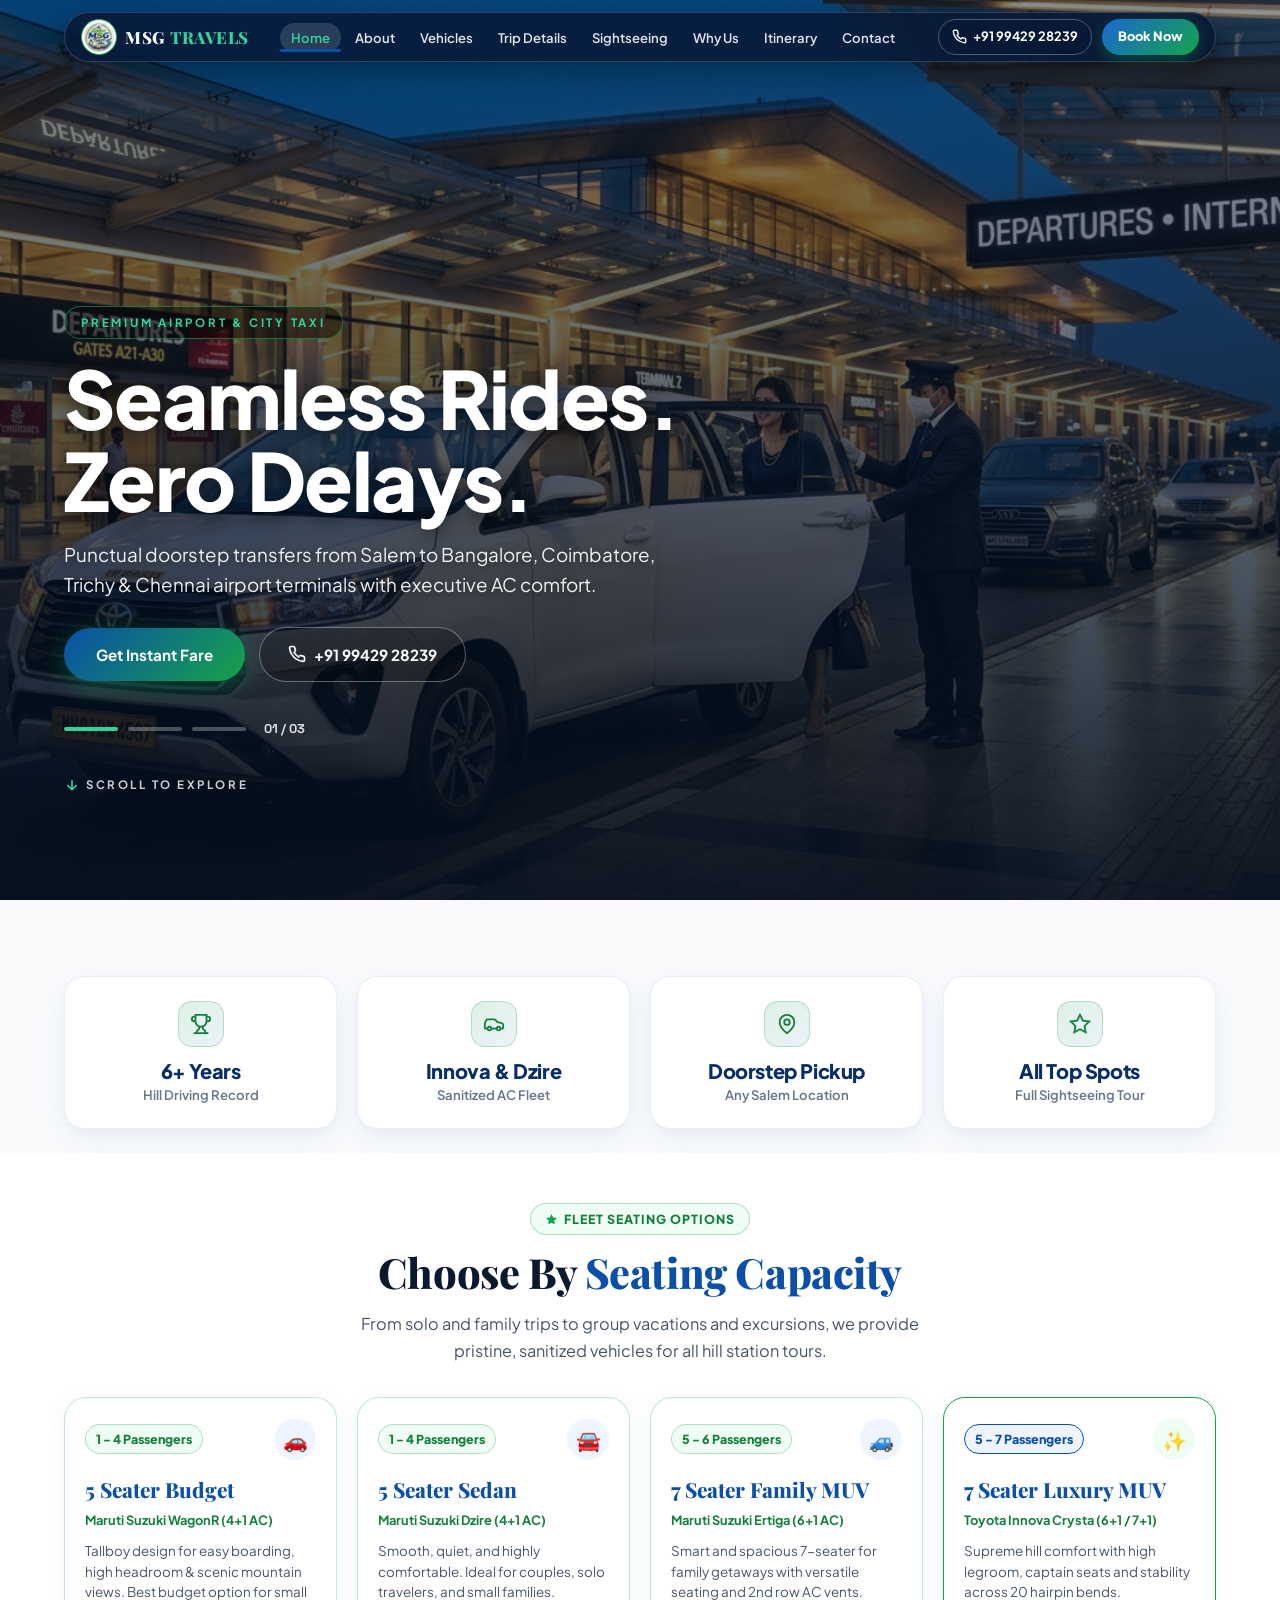
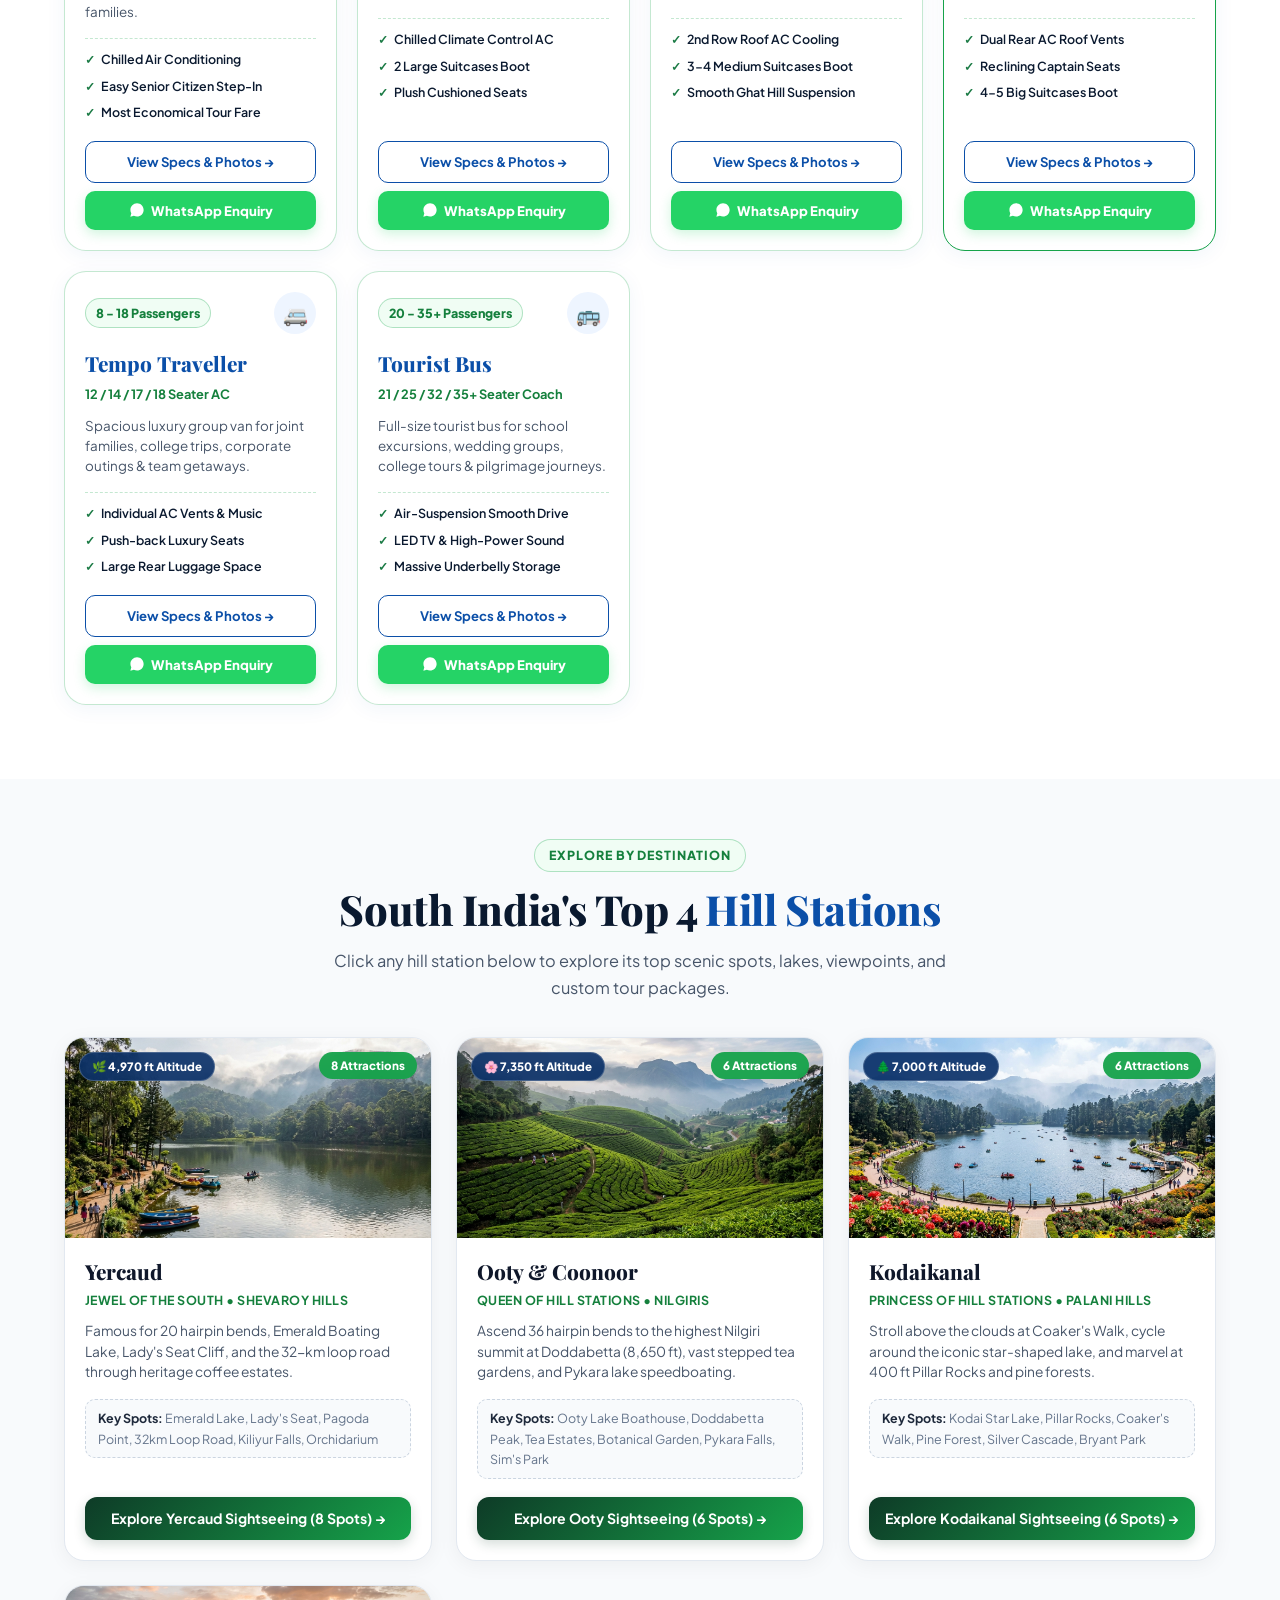
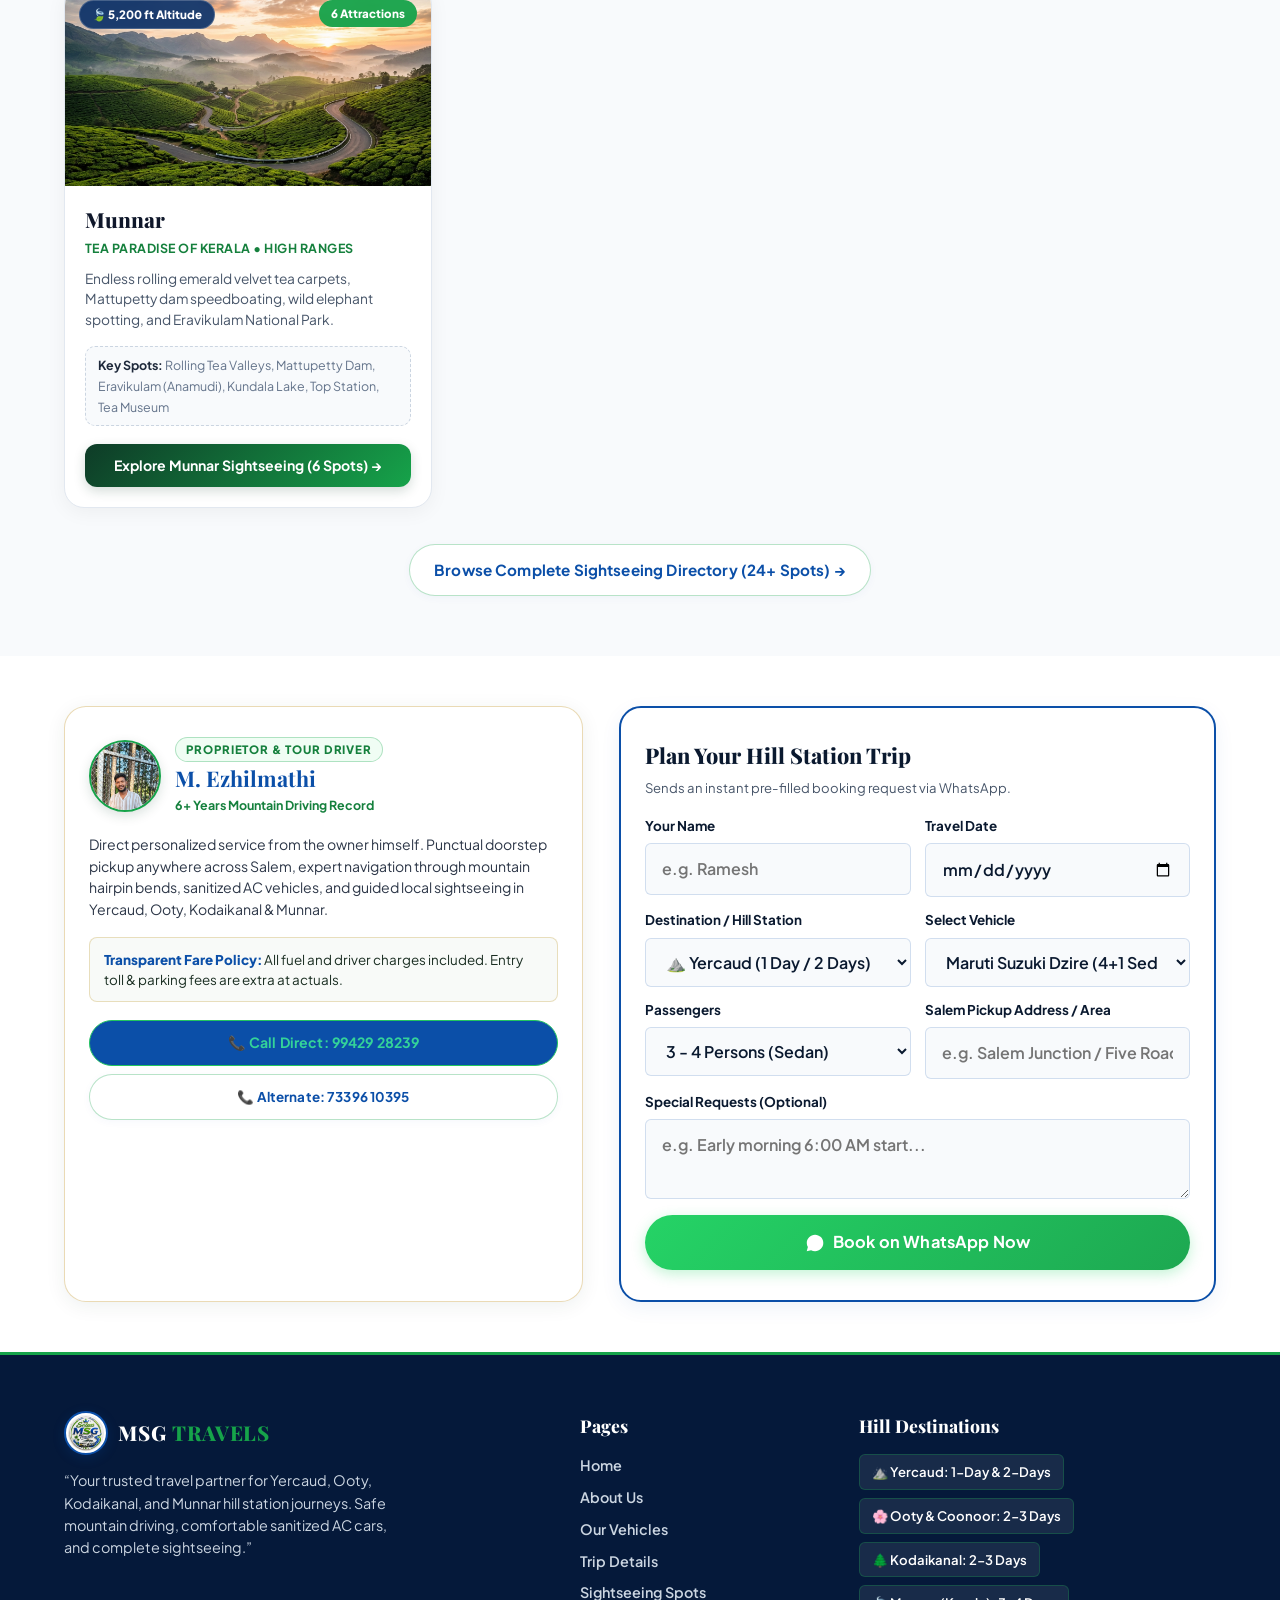
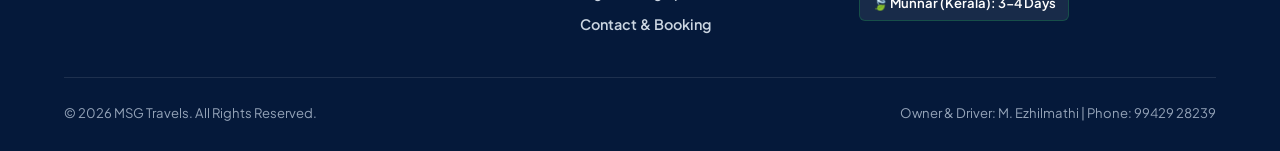
<file: index.html>
<!DOCTYPE html>
<html lang="en">
<head>
  <meta charset="UTF-8">
  <meta name="viewport" content="width=device-width, initial-scale=1.0, maximum-scale=5.0">
  
  <title>Salem MSG Travels | Salem to Yercaud One Day Trip Taxi & Cab Booking</title>
  <meta name="title" content="Salem MSG Travels | Salem to Yercaud One Day Trip Taxi & Cab Booking">
  <meta name="description" content="Book premier Salem to Yercaud one day round trip taxi with MSG Travels. 6+ years experience, Toyota Innova Crysta, Ertiga, WagonR & Maruti Dzire AC, all sightseeing spots. Call 9942928239.">
  <meta name="keywords" content="Salem to Yercaud taxi, Salem to Yercaud cab, MSG Travels Salem, Yercaud one day trip cab, Innova taxi Salem to Yercaud, Dzire cab Salem">
  <meta name="author" content="MSG Travels - M. Ezhilmathi">
  <meta name="robots" content="index, follow">
  <link rel="canonical" href="https://msgtravels.in/">

  <!-- Geo-Targeting -->
  <meta name="geo.region" content="IN-TN">
  <meta name="geo.placename" content="Salem, Tamil Nadu, India">
  <meta name="geo.position" content="11.664325;78.146014">
  <meta name="ICBM" content="11.664325, 78.146014">

  <!-- Open Graph -->
  <meta property="og:type" content="website">
  <meta property="og:url" content="https://msgtravels.in/">
  <meta property="og:title" content="Salem MSG Travels | Salem to Yercaud Taxi Service">
  <meta property="og:description" content="Explore Yercaud with trusted mountain driver M. Ezhilmathi. 6+ Years Experience, AC Sedan & MUV.">
  <meta property="og:image" content="https://msgtravels.in/images/hero_airport.jpg">

  <!-- Google Fonts -->
  <link rel="preconnect" href="https://fonts.googleapis.com">
  <link rel="preconnect" href="https://fonts.gstatic.com" crossorigin>
  <link href="https://fonts.googleapis.com/css2?family=Playfair+Display:ital,wght@0,600;0,700;0,800;0,900;1,600&family=Plus+Jakarta+Sans:wght@400;500;600;700;800;900&family=Space+Grotesk:wght@500;700&display=swap" rel="stylesheet">

  <link rel="stylesheet" href="styles.css">

  <!-- Schema.org JSON-LD Structured Data -->
  <script type="application/ld+json">
  {
    "@context": "https://schema.org",
    "@graph": [
      {
        "@type": "TaxiService",
        "name": "MSG Travels",
        "url": "https://msgtravels.in/",
        "image": "https://msgtravels.in/images/logo.png",
        "telephone": "+919942928239",
        "priceRange": "₹₹",
        "email": "ezhilmathi995@gmail.com",
        "founder": {
          "@type": "Person",
          "name": "M. Ezhilmathi",
          "jobTitle": "Owner & Senior Hill Driver"
        },
        "description": "Premier Salem to Yercaud one-day round trip sightseeing taxi service with Toyota Innova Crysta, Ertiga, WagonR, and Maruti Suzuki Dzire.",
        "areaServed": ["Salem", "Yercaud"],
        "geo": {
          "@type": "GeoCoordinates",
          "latitude": 11.664325,
          "longitude": 78.146014
        },
        "aggregateRating": {
          "@type": "AggregateRating",
          "ratingValue": "4.9",
          "reviewCount": "148"
        }
      }
    ]
  }
  </script>
</head>
<body>
  <a href="#quick-booking" class="skip-link">Skip to Booking</a>

  <!-- =========================================================================
       FLOATING PILL HEADER & NAVIGATION
       ========================================================================= -->
  <header class="site-header-floating" id="siteHeader">
    <div class="container">
      <div class="floating-nav-pill">
        <a href="index.html" class="brand-logo" aria-label="MSG Travels Home">
          <img src="images/logo.png" alt="Salem MSG Travels" class="brand-logo-img">
          <div class="brand-text-wrap">
            <span class="brand-title">MSG <span>TRAVELS</span></span>
          </div>
        </a>

        <!-- Desktop Nav Links -->
        <nav aria-label="Main Navigation">
          <ul class="nav-menu">
            <li><a href="index.html" class="nav-link active">Home</a></li>
            <li><a href="about.html" class="nav-link">About</a></li>
            <li><a href="vehicles.html" class="nav-link">Vehicles</a></li>
            <li><a href="trip.html" class="nav-link">Trip Details</a></li>
            <li><a href="sightseeing.html" class="nav-link">Sightseeing</a></li>
            <li><a href="why-us.html" class="nav-link">Why Us</a></li>
            <li><a href="experience.html" class="nav-link">Itinerary</a></li>
            <li><a href="contact.html" class="nav-link">Contact</a></li>
          </ul>
        </nav>

        <!-- Right Action Group -->
        <div style="display: flex; align-items: center; gap: 10px;">
          <a href="tel:9942928239" class="btn-phone-pill">
            <svg width="15" height="15" viewBox="0 0 24 24" fill="none" stroke="currentColor" stroke-width="2.2"><path d="M22 16.92v3a2 2 0 0 1-2.18 2 19.79 19.79 0 0 1-8.63-3.07 19.5 19.5 0 0 1-6-6 19.79 19.79 0 0 1-3.07-8.67A2 2 0 0 1 4.11 2h3a2 2 0 0 1 2 1.72 12.84 12.84 0 0 0 .7 2.81 2 2 0 0 1-.45 2.11L8.09 9.91a16 16 0 0 0 6 6l1.27-1.27a2 2 0 0 1 2.11-.45 12.84 12.84 0 0 0 2.81.7A2 2 0 0 1 22 16.92z"/></svg>
            <span>+91 99429 28239</span>
          </a>
          <a href="#quick-booking" class="btn-book-pill">Book Now</a>
          <button class="mobile-toggle" id="mobileToggle" aria-label="Open Navigation Menu" style="color: #ffffff; border-color: rgba(255,255,255,0.3); background: rgba(255,255,255,0.1);">
            <svg viewBox="0 0 24 24" fill="none" stroke="currentColor" stroke-width="2"><line x1="3" y1="12" x2="21" y2="12"></line><line x1="3" y1="6" x2="21" y2="6"></line><line x1="3" y1="18" x2="21" y2="18"></line></svg>
          </button>
        </div>
      </div>
    </div>
  </header>

  <!-- Mobile Drawer -->
  <div class="drawer-backdrop" id="drawerBackdrop"></div>
  <aside class="mobile-nav-drawer" id="mobileDrawer">
    <div>
      <div class="drawer-header">
        <div style="display: flex; align-items: center; gap: 10px;">
          <img src="images/logo.png" alt="MSG Travels" style="width: 36px; height: 36px; border-radius: 50%;">
          <div class="brand-text-wrap">
            <span class="brand-title" style="font-size: 1.1rem;">MSG <span>TRAVELS</span></span>
          </div>
        </div>
        <button class="drawer-close-btn" id="drawerCloseBtn" aria-label="Close Menu">
          <svg width="24" height="24" viewBox="0 0 24 24" fill="none" stroke="currentColor" stroke-width="2"><line x1="18" y1="6" x2="6" y2="18"></line><line x1="6" y1="6" x2="18" y2="18"></line></svg>
        </button>
      </div>
      <ul class="drawer-links">
        <li><a href="index.html" class="drawer-link active"><span>Home</span> <span>→</span></a></li>
        <li><a href="about.html" class="drawer-link"><span>About Us</span> <span>→</span></a></li>
        <li><a href="vehicles.html" class="drawer-link"><span>Our Vehicles</span> <span>→</span></a></li>
        <li><a href="trip.html" class="drawer-link"><span>Trip Details</span> <span>→</span></a></li>
        <li><a href="sightseeing.html" class="drawer-link"><span>Sightseeing Places</span> <span>→</span></a></li>
        <li><a href="why-us.html" class="drawer-link"><span>Why Choose Us</span> <span>→</span></a></li>
        <li><a href="experience.html" class="drawer-link"><span>Itinerary Roadmap</span> <span>→</span></a></li>
        <li><a href="contact.html" class="drawer-link"><span>Contact & Booking</span> <span>→</span></a></li>
      </ul>
    </div>
    <div class="drawer-contact">
      <a href="tel:9942928239" class="btn btn-call btn-block">📞 Call: 99429 28239</a>
      <a href="https://api.whatsapp.com/send?phone=919942928239&text=Hello%20MSG%20Travels,%20I%20would%20like%20to%20book%20a%20Salem%20to%20Yercaud%20trip." target="_blank" rel="noopener" class="btn btn-whatsapp btn-block">💬 WhatsApp Booking</a>
    </div>
  </aside>

  <!-- =========================================================================
       HERO SECTION WITH 3 RUNNING BACKGROUND SLIDES & ANIMATED PROGRESS
       ========================================================================= -->
  <section class="hero-slider-section" id="home">
    <!-- Slide 1: Airport Transfers (Innova Crysta Departure) -->
    <div class="hero-slide-bg active" style="background-image: url('images/hero_airport.jpg');"></div>
    <!-- Slide 2: Mountain Ghat Roads (Yercaud Hills) -->
    <div class="hero-slide-bg" style="background-image: url('images/hero_hills.jpg');"></div>
    <!-- Slide 3: Outstation & Sightseeing -->
    <div class="hero-slide-bg" style="background-image: url('images/hero.jpg');"></div>

    <div class="hero-gradient-overlay"></div>

    <div class="container" style="position: relative; z-index: 10;">
      <!-- Slide Content 1: Airport & City Express -->
      <div class="hero-slide-content active">
        <span class="hero-tag-pill">Premium Airport & City Taxi</span>
        <h1 class="hero-heading-luxe">Seamless Rides.<br>Zero Delays.</h1>
        <p class="hero-desc-luxe">Punctual doorstep transfers from Salem to Bangalore, Coimbatore, Trichy & Chennai airport terminals with executive AC comfort.</p>
        <div class="hero-cta-row">
          <a href="#quick-booking" class="btn-hero-primary">Get Instant Fare</a>
          <a href="tel:9942928239" class="btn-hero-glass">
            <svg width="18" height="18" viewBox="0 0 24 24" fill="none" stroke="currentColor" stroke-width="2.2"><path d="M22 16.92v3a2 2 0 0 1-2.18 2 19.79 19.79 0 0 1-8.63-3.07 19.5 19.5 0 0 1-6-6 19.79 19.79 0 0 1-3.07-8.67A2 2 0 0 1 4.11 2h3a2 2 0 0 1 2 1.72 12.84 12.84 0 0 0 .7 2.81 2 2 0 0 1-.45 2.11L8.09 9.91a16 16 0 0 0 6 6l1.27-1.27a2 2 0 0 1 2.11-.45 12.84 12.84 0 0 0 2.81.7A2 2 0 0 1 22 16.92z"/></svg>
            +91 99429 28239
          </a>
        </div>
      </div>

      <!-- Slide Content 2: South India Hill Stations Specialist -->
      <div class="hero-slide-content">
        <span class="hero-tag-pill">Premier Hill Stations Specialist</span>
        <h1 class="hero-heading-luxe">Yercaud • Ooty<br>Kodai • Munnar.</h1>
        <p class="hero-desc-luxe">Experience South India's most scenic mountain viewpoints, misty lakes, and tea hills with senior driver M. Ezhilmathi — 6+ years of safe, smooth mountain driving.</p>
        <div class="hero-cta-row">
          <a href="#quick-booking" class="btn-hero-primary">Get Instant Fare</a>
          <a href="tel:9942928239" class="btn-hero-glass">
            <svg width="18" height="18" viewBox="0 0 24 24" fill="none" stroke="currentColor" stroke-width="2.2"><path d="M22 16.92v3a2 2 0 0 1-2.18 2 19.79 19.79 0 0 1-8.63-3.07 19.5 19.5 0 0 1-6-6 19.79 19.79 0 0 1-3.07-8.67A2 2 0 0 1 4.11 2h3a2 2 0 0 1 2 1.72 12.84 12.84 0 0 0 .7 2.81 2 2 0 0 1-.45 2.11L8.09 9.91a16 16 0 0 0 6 6l1.27-1.27a2 2 0 0 1 2.11-.45 12.84 12.84 0 0 0 2.81.7A2 2 0 0 1 22 16.92z"/></svg>
            +91 99429 28239
          </a>
        </div>
      </div>

      <!-- Slide Content 3: Luxury Fleet & Outstation Tours -->
      <div class="hero-slide-content">
        <span class="hero-tag-pill">Luxury Fleet & Outstation Tours</span>
        <h1 class="hero-heading-luxe">Your Journey.<br>Your Perfect Ride.</h1>
        <p class="hero-desc-luxe">From comfortable 5-seater sedans to spacious Innova Crysta, Ertiga & group tempo travellers — transparent rates with guaranteed peace of mind.</p>
        <div class="hero-cta-row">
          <a href="#quick-booking" class="btn-hero-primary">Get Instant Fare</a>
          <a href="tel:9942928239" class="btn-hero-glass">
            <svg width="18" height="18" viewBox="0 0 24 24" fill="none" stroke="currentColor" stroke-width="2.2"><path d="M22 16.92v3a2 2 0 0 1-2.18 2 19.79 19.79 0 0 1-8.63-3.07 19.5 19.5 0 0 1-6-6 19.79 19.79 0 0 1-3.07-8.67A2 2 0 0 1 4.11 2h3a2 2 0 0 1 2 1.72 12.84 12.84 0 0 0 .7 2.81 2 2 0 0 1-.45 2.11L8.09 9.91a16 16 0 0 0 6 6l1.27-1.27a2 2 0 0 1 2.11-.45 12.84 12.84 0 0 0 2.81.7A2 2 0 0 1 22 16.92z"/></svg>
            +91 99429 28239
          </a>
        </div>
      </div>

      <!-- 3 Progress Bar Indicators -->
      <div class="hero-slider-controls">
        <button type="button" class="slider-bar-btn active" aria-label="Slide 1 Airport"><span class="slider-bar-fill"></span></button>
        <button type="button" class="slider-bar-btn" aria-label="Slide 2 Hills"><span class="slider-bar-fill"></span></button>
        <button type="button" class="slider-bar-btn" aria-label="Slide 3 Outstation"><span class="slider-bar-fill"></span></button>
        <span class="slider-counter">01 / 03</span>
      </div>

      <!-- Scroll Down Indicator -->
      <a href="#quick-info" class="scroll-indicator-wrap" style="text-decoration: none; display: inline-flex;">
        <svg width="16" height="16" viewBox="0 0 24 24" fill="none" stroke="currentColor" stroke-width="2.5"><path d="M12 5v14"></path><path d="m19 12-7 7-7-7"></path></svg>
        <span>Scroll to explore</span>
      </a>
    </div>
  </section>

<!-- =========================================================================
       CLEAN 4-PILLAR STATS (OPTIMIZED LUXURY RIBBON)
       ========================================================================= -->
  <section class="quick-stats-section" id="quick-info">
    <div class="container">
      <div class="stats-grid">
        <div class="stat-card">
          <div class="stat-icon-mini">
            <svg viewBox="0 0 24 24" fill="none" stroke="currentColor" stroke-width="2"><path d="M6 9H4.5a2.5 2.5 0 0 1 0-5H6"/><path d="M18 9h1.5a2.5 2.5 0 0 0 0-5H18"/><path d="M4 22h16"/><path d="M10 14.66V17c0 .55-.47.98-.97 1.21C7.85 18.75 7 20.24 7 22"/><path d="M14 14.66V17c0 .55.47.98.97 1.21C16.15 18.75 17 20.24 17 22"/><path d="M18 2H6v7a6 6 0 0 0 12 0V2Z"/></svg>
          </div>
          <div class="stat-content">
            <div class="stat-number">6+ Years</div>
            <div class="stat-label">Hill Driving Record</div>
          </div>
        </div>

        <div class="stat-card">
          <div class="stat-icon-mini">
            <svg viewBox="0 0 24 24" fill="none" stroke="currentColor" stroke-width="2"><path d="M19 17h2c.6 0 1-.4 1-1v-3c0-.9-.7-1.7-1.5-1.9C18.7 10.6 16 10 16 10s-1.3-1.4-2.2-2.3c-.5-.4-1.1-.7-1.8-.7H5c-.6 0-1.1.4-1.4.9l-1.4 2.9A3.7 3.7 0 0 0 2 12v4c0 .6.4 1 1 1h2"/><circle cx="7" cy="17" r="2"/><path d="M9 17h6"/><circle cx="17" cy="17" r="2"/></svg>
          </div>
          <div class="stat-content">
            <div class="stat-number">Innova & Dzire</div>
            <div class="stat-label">Sanitized AC Fleet</div>
          </div>
        </div>

        <div class="stat-card">
          <div class="stat-icon-mini">
            <svg viewBox="0 0 24 24" fill="none" stroke="currentColor" stroke-width="2"><path d="M20 10c0 6-8 12-8 12s-8-6-8-12a8 8 0 0 1 16 0Z"/><circle cx="12" cy="10" r="3"/></svg>
          </div>
          <div class="stat-content">
            <div class="stat-number">Doorstep Pickup</div>
            <div class="stat-label">Any Salem Location</div>
          </div>
        </div>

        <div class="stat-card">
          <div class="stat-icon-mini">
            <svg viewBox="0 0 24 24" fill="none" stroke="currentColor" stroke-width="2"><polygon points="12 2 15.09 8.26 22 9.27 17 14.14 18.18 21.02 12 17.77 5.82 21.02 7 14.14 2 9.27 8.91 8.26 12 2"/></svg>
          </div>
          <div class="stat-content">
            <div class="stat-number">All Top Spots</div>
            <div class="stat-label">Full Sightseeing Tour</div>
          </div>
        </div>
      </div>
    </div>
  </section>

  <!-- =========================================================================
       SEATING CAPACITY & FLEET CATEGORIES (5 Seater, 7 Seater, Tempo, Bus)
       ========================================================================= -->
  <section class="trip-section" id="seating-options" style="padding: 50px 0; background: #ffffff;">
    <div class="container">
      <div class="text-center" style="margin-bottom: 32px;">
        <span class="section-tag">
          <svg viewBox="0 0 24 24" fill="currentColor" width="13" height="13"><path d="M12 2l3.09 6.26L22 9.27l-5 4.87 1.18 6.88L12 17.77l-6.18 3.25L7 14.14 2 9.27l6.91-1.01L12 2z"/></svg>
          Fleet Seating Options
        </span>
        <h2 class="section-title">Choose By <span>Seating Capacity</span></h2>
        <p class="section-desc">From solo and family trips to group vacations and excursions, we provide pristine, sanitized vehicles for all hill station tours.</p>
      </div>

      <div class="capacity-grid-home">
        <!-- Option 1: 5 Seater Budget (WagonR) -->
        <div class="capacity-card">
          <div>
            <div class="capacity-card-header">
              <span class="capacity-seat-badge">1 - 4 Passengers</span>
              <div class="capacity-icon">🚗</div>
            </div>
            <h3 class="capacity-title">5 Seater Budget</h3>
            <p class="capacity-subtitle">Maruti Suzuki WagonR (4+1 AC)</p>
            <p class="capacity-desc">Tallboy design for easy boarding, high headroom & scenic mountain views. Best budget option for small families.</p>
            <div class="capacity-features">
              <div class="capacity-feat-item"><span>✓</span> Chilled Air Conditioning</div>
              <div class="capacity-feat-item"><span>✓</span> Easy Senior Citizen Step-In</div>
              <div class="capacity-feat-item"><span>✓</span> Most Economical Tour Fare</div>
            </div>
          </div>
          <div class="capacity-actions">
            <a href="vehicles.html?vehicle=vehicle-wagonr" class="btn-capacity-specs">
              View Specs & Photos →
            </a>
            <a href="https://wa.me/919942928239?text=Hello%20MSG%20Travels,%20I%20want%20to%20enquire%20about%205%20Seater%20WagonR%20(4+1)%20for%20Salem%20to%20Yercaud%20trip." class="btn-capacity-whatsapp" target="_blank" rel="noopener noreferrer">
              <svg width="16" height="16" viewBox="0 0 24 24" fill="currentColor"><path d="M12.04 2C6.58 2 2.13 6.45 2.13 11.91C2.13 13.66 2.59 15.36 3.45 16.86L2.05 22L7.3 20.62C8.75 21.41 10.38 21.83 12.04 21.83C17.5 21.83 21.95 17.38 21.95 11.92C21.95 9.27 20.92 6.78 19.05 4.91C17.18 3.03 14.69 2 12.04 2Z"/></svg>
              WhatsApp Enquiry
            </a>
          </div>
        </div>

        <!-- Option 2: 5 Seater Sedan (Dzire) -->
        <div class="capacity-card">
          <div>
            <div class="capacity-card-header">
              <span class="capacity-seat-badge">1 - 4 Passengers</span>
              <div class="capacity-icon">🚘</div>
            </div>
            <h3 class="capacity-title">5 Seater Sedan</h3>
            <p class="capacity-subtitle">Maruti Suzuki Dzire (4+1 AC)</p>
            <p class="capacity-desc">Smooth, quiet, and highly comfortable. Ideal for couples, solo travelers, and small families.</p>
            <div class="capacity-features">
              <div class="capacity-feat-item"><span>✓</span> Chilled Climate Control AC</div>
              <div class="capacity-feat-item"><span>✓</span> 2 Large Suitcases Boot</div>
              <div class="capacity-feat-item"><span>✓</span> Plush Cushioned Seats</div>
            </div>
          </div>
          <div class="capacity-actions">
            <a href="vehicles.html?vehicle=vehicle-dzire" class="btn-capacity-specs">
              View Specs & Photos →
            </a>
            <a href="https://wa.me/919942928239?text=Hello%20MSG%20Travels,%20I%20want%20to%20enquire%20about%205%20Seater%20Dzire%20Sedan%20(4+1)%20for%20Salem%20to%20Yercaud%20trip." class="btn-capacity-whatsapp" target="_blank" rel="noopener noreferrer">
              <svg width="16" height="16" viewBox="0 0 24 24" fill="currentColor"><path d="M12.04 2C6.58 2 2.13 6.45 2.13 11.91C2.13 13.66 2.59 15.36 3.45 16.86L2.05 22L7.3 20.62C8.75 21.41 10.38 21.83 12.04 21.83C17.5 21.83 21.95 17.38 21.95 11.92C21.95 9.27 20.92 6.78 19.05 4.91C17.18 3.03 14.69 2 12.04 2Z"/></svg>
              WhatsApp Enquiry
            </a>
          </div>
        </div>

        <!-- Option 3: 7 Seater Family MUV (Ertiga) -->
        <div class="capacity-card">
          <div>
            <div class="capacity-card-header">
              <span class="capacity-seat-badge">5 - 6 Passengers</span>
              <div class="capacity-icon">🚙</div>
            </div>
            <h3 class="capacity-title">7 Seater Family MUV</h3>
            <p class="capacity-subtitle">Maruti Suzuki Ertiga (6+1 AC)</p>
            <p class="capacity-desc">Smart and spacious 7-seater for family getaways with versatile seating and 2nd row AC vents.</p>
            <div class="capacity-features">
              <div class="capacity-feat-item"><span>✓</span> 2nd Row Roof AC Cooling</div>
              <div class="capacity-feat-item"><span>✓</span> 3-4 Medium Suitcases Boot</div>
              <div class="capacity-feat-item"><span>✓</span> Smooth Ghat Hill Suspension</div>
            </div>
          </div>
          <div class="capacity-actions">
            <a href="vehicles.html?vehicle=vehicle-ertiga" class="btn-capacity-specs">
              View Specs & Photos →
            </a>
            <a href="https://wa.me/919942928239?text=Hello%20MSG%20Travels,%20I%20want%20to%20enquire%20about%207%20Seater%20Ertiga%20(6+1)%20for%20Salem%20to%20Yercaud%20trip." class="btn-capacity-whatsapp" target="_blank" rel="noopener noreferrer">
              <svg width="16" height="16" viewBox="0 0 24 24" fill="currentColor"><path d="M12.04 2C6.58 2 2.13 6.45 2.13 11.91C2.13 13.66 2.59 15.36 3.45 16.86L2.05 22L7.3 20.62C8.75 21.41 10.38 21.83 12.04 21.83C17.5 21.83 21.95 17.38 21.95 11.92C21.95 9.27 20.92 6.78 19.05 4.91C17.18 3.03 14.69 2 12.04 2Z"/></svg>
              WhatsApp Enquiry
            </a>
          </div>
        </div>

        <!-- Option 4: 7 Seater Luxury MUV (Innova Crysta) -->
        <div class="capacity-card" style="border-color: var(--color-gold);">
          <div>
            <div class="capacity-card-header">
              <span class="capacity-seat-badge" style="background: var(--color-primary-subtle); color: var(--color-primary); border-color: var(--color-primary);">5 - 7 Passengers</span>
              <div class="capacity-icon" style="background: var(--color-gold-subtle); color: var(--color-gold-dark);">✨</div>
            </div>
            <h3 class="capacity-title">7 Seater Luxury MUV</h3>
            <p class="capacity-subtitle">Toyota Innova Crysta (6+1 / 7+1)</p>
            <p class="capacity-desc">Supreme hill comfort with high legroom, captain seats and stability across 20 hairpin bends.</p>
            <div class="capacity-features">
              <div class="capacity-feat-item"><span>✓</span> Dual Rear AC Roof Vents</div>
              <div class="capacity-feat-item"><span>✓</span> Reclining Captain Seats</div>
              <div class="capacity-feat-item"><span>✓</span> 4-5 Big Suitcases Boot</div>
            </div>
          </div>
          <div class="capacity-actions">
            <a href="vehicles.html?vehicle=vehicle-innova" class="btn-capacity-specs">
              View Specs & Photos →
            </a>
            <a href="https://wa.me/919942928239?text=Hello%20MSG%20Travels,%20I%20want%20to%20enquire%20about%207%20Seater%20Innova%20Crysta%20for%20Salem%20to%20Yercaud%20trip." class="btn-capacity-whatsapp" target="_blank" rel="noopener noreferrer">
              <svg width="16" height="16" viewBox="0 0 24 24" fill="currentColor"><path d="M12.04 2C6.58 2 2.13 6.45 2.13 11.91C2.13 13.66 2.59 15.36 3.45 16.86L2.05 22L7.3 20.62C8.75 21.41 10.38 21.83 12.04 21.83C17.5 21.83 21.95 17.38 21.95 11.92C21.95 9.27 20.92 6.78 19.05 4.91C17.18 3.03 14.69 2 12.04 2Z"/></svg>
              WhatsApp Enquiry
            </a>
          </div>
        </div>

        <!-- Option 5: Tempo Traveller -->
        <div class="capacity-card">
          <div>
            <div class="capacity-card-header">
              <span class="capacity-seat-badge">8 - 18 Passengers</span>
              <div class="capacity-icon">🚐</div>
            </div>
            <h3 class="capacity-title">Tempo Traveller</h3>
            <p class="capacity-subtitle">12 / 14 / 17 / 18 Seater AC</p>
            <p class="capacity-desc">Spacious luxury group van for joint families, college trips, corporate outings & team getaways.</p>
            <div class="capacity-features">
              <div class="capacity-feat-item"><span>✓</span> Individual AC Vents & Music</div>
              <div class="capacity-feat-item"><span>✓</span> Push-back Luxury Seats</div>
              <div class="capacity-feat-item"><span>✓</span> Large Rear Luggage Space</div>
            </div>
          </div>
          <div class="capacity-actions">
            <a href="vehicles.html?vehicle=vehicle-tempo" class="btn-capacity-specs">
              View Specs & Photos →
            </a>
            <a href="https://wa.me/919942928239?text=Hello%20MSG%20Travels,%20I%20want%20to%20enquire%20about%20Tempo%20Traveller%20(12-18%20Seater)%20for%20Salem%20to%20Yercaud%20trip." class="btn-capacity-whatsapp" target="_blank" rel="noopener noreferrer">
              <svg width="16" height="16" viewBox="0 0 24 24" fill="currentColor"><path d="M12.04 2C6.58 2 2.13 6.45 2.13 11.91C2.13 13.66 2.59 15.36 3.45 16.86L2.05 22L7.3 20.62C8.75 21.41 10.38 21.83 12.04 21.83C17.5 21.83 21.95 17.38 21.95 11.92C21.95 9.27 20.92 6.78 19.05 4.91C17.18 3.03 14.69 2 12.04 2Z"/></svg>
              WhatsApp Enquiry
            </a>
          </div>
        </div>

        <!-- Option 6: Tourist Bus -->
        <div class="capacity-card">
          <div>
            <div class="capacity-card-header">
              <span class="capacity-seat-badge">20 - 35+ Passengers</span>
              <div class="capacity-icon">🚌</div>
            </div>
            <h3 class="capacity-title">Tourist Bus</h3>
            <p class="capacity-subtitle">21 / 25 / 32 / 35+ Seater Coach</p>
            <p class="capacity-desc">Full-size tourist bus for school excursions, wedding groups, college tours & pilgrimage journeys.</p>
            <div class="capacity-features">
              <div class="capacity-feat-item"><span>✓</span> Air-Suspension Smooth Drive</div>
              <div class="capacity-feat-item"><span>✓</span> LED TV & High-Power Sound</div>
              <div class="capacity-feat-item"><span>✓</span> Massive Underbelly Storage</div>
            </div>
          </div>
          <div class="capacity-actions">
            <a href="vehicles.html?vehicle=vehicle-bus" class="btn-capacity-specs">
              View Specs & Photos →
            </a>
            <a href="https://wa.me/919942928239?text=Hello%20MSG%20Travels,%20I%20want%20to%20enquire%20about%20Tourist%20Bus%20(21-35+%20Seater)%20for%20Salem%20to%20Yercaud%20tour." class="btn-capacity-whatsapp" target="_blank" rel="noopener noreferrer">
              <svg width="16" height="16" viewBox="0 0 24 24" fill="currentColor"><path d="M12.04 2C6.58 2 2.13 6.45 2.13 11.91C2.13 13.66 2.59 15.36 3.45 16.86L2.05 22L7.3 20.62C8.75 21.41 10.38 21.83 12.04 21.83C17.5 21.83 21.95 17.38 21.95 11.92C21.95 9.27 20.92 6.78 19.05 4.91C17.18 3.03 14.69 2 12.04 2Z"/></svg>
              WhatsApp Enquiry
            </a>
          </div>
        </div>
      </div>
    </div>
  </section>

  <!-- =========================================================================
       PREMIER HILL STATIONS DESTINATIONS (YERCAUD, OOTY, KODAIKANAL, MUNNAR)
       ========================================================================= -->
  <section class="sightseeing-section" style="padding: 60px 0; background: var(--color-bg-body);">
    <div class="container">
      <div class="text-center" style="margin-bottom: 36px;">
        <span class="section-tag">Explore By Destination</span>
        <h2 class="section-title">South India's Top 4 <span>Hill Stations</span></h2>
        <p class="section-desc">Click any hill station below to explore its top scenic spots, lakes, viewpoints, and custom tour packages.</p>
      </div>

      <div class="home-dest-grid">
        <!-- 1. Yercaud -->
        <a href="sightseeing.html?hillstation=yercaud" class="home-dest-card">
          <div class="home-dest-img-wrap">
            <img src="images/lake.jpg" alt="Yercaud Sightseeing Places" loading="lazy">
            <span class="home-dest-badge">🌿 4,970 ft Altitude</span>
            <span class="home-dest-spots-badge">8 Attractions</span>
          </div>
          <div class="home-dest-body">
            <div>
              <h3 class="home-dest-title">Yercaud</h3>
              <div class="home-dest-subtitle">Jewel of the South • Shevaroy Hills</div>
              <p class="home-dest-desc">Famous for 20 hairpin bends, Emerald Boating Lake, Lady's Seat Cliff, and the 32-km loop road through heritage coffee estates.</p>
              <div class="home-dest-spots-preview">
                <strong>Key Spots:</strong> Emerald Lake, Lady's Seat, Pagoda Point, 32km Loop Road, Kiliyur Falls, Orchidarium
              </div>
            </div>
            <div class="home-dest-btn">
              Explore Yercaud Sightseeing (8 Spots) →
            </div>
          </div>
        </a>

        <!-- 2. Ooty -->
        <a href="sightseeing.html?hillstation=ooty" class="home-dest-card">
          <div class="home-dest-img-wrap">
            <img src="images/ooty_tea_garden.jpg" alt="Ooty Sightseeing Places" loading="lazy">
            <span class="home-dest-badge">🌸 7,350 ft Altitude</span>
            <span class="home-dest-spots-badge">6 Attractions</span>
          </div>
          <div class="home-dest-body">
            <div>
              <h3 class="home-dest-title">Ooty & Coonoor</h3>
              <div class="home-dest-subtitle">Queen of Hill Stations • Nilgiris</div>
              <p class="home-dest-desc">Ascend 36 hairpin bends to the highest Nilgiri summit at Doddabetta (8,650 ft), vast stepped tea gardens, and Pykara lake speedboating.</p>
              <div class="home-dest-spots-preview">
                <strong>Key Spots:</strong> Ooty Lake Boathouse, Doddabetta Peak, Tea Estates, Botanical Garden, Pykara Falls, Sim's Park
              </div>
            </div>
            <div class="home-dest-btn">
              Explore Ooty Sightseeing (6 Spots) →
            </div>
          </div>
        </a>

        <!-- 3. Kodaikanal -->
        <a href="sightseeing.html?hillstation=kodaikanal" class="home-dest-card">
          <div class="home-dest-img-wrap">
            <img src="images/kodai_lake.jpg" alt="Kodaikanal Sightseeing Places" loading="lazy">
            <span class="home-dest-badge">🌲 7,000 ft Altitude</span>
            <span class="home-dest-spots-badge">6 Attractions</span>
          </div>
          <div class="home-dest-body">
            <div>
              <h3 class="home-dest-title">Kodaikanal</h3>
              <div class="home-dest-subtitle">Princess of Hill Stations • Palani Hills</div>
              <p class="home-dest-desc">Stroll above the clouds at Coaker's Walk, cycle around the iconic star-shaped lake, and marvel at 400 ft Pillar Rocks and pine forests.</p>
              <div class="home-dest-spots-preview">
                <strong>Key Spots:</strong> Kodai Star Lake, Pillar Rocks, Coaker's Walk, Pine Forest, Silver Cascade, Bryant Park
              </div>
            </div>
            <div class="home-dest-btn">
              Explore Kodaikanal Sightseeing (6 Spots) →
            </div>
          </div>
        </a>

        <!-- 4. Munnar -->
        <a href="sightseeing.html?hillstation=munnar" class="home-dest-card">
          <div class="home-dest-img-wrap">
            <img src="images/munnar_tea_hills.jpg" alt="Munnar Sightseeing Places" loading="lazy">
            <span class="home-dest-badge">🍃 5,200 ft Altitude</span>
            <span class="home-dest-spots-badge">6 Attractions</span>
          </div>
          <div class="home-dest-body">
            <div>
              <h3 class="home-dest-title">Munnar</h3>
              <div class="home-dest-subtitle">Tea Paradise of Kerala • High Ranges</div>
              <p class="home-dest-desc">Endless rolling emerald velvet tea carpets, Mattupetty dam speedboating, wild elephant spotting, and Eravikulam National Park.</p>
              <div class="home-dest-spots-preview">
                <strong>Key Spots:</strong> Rolling Tea Valleys, Mattupetty Dam, Eravikulam (Anamudi), Kundala Lake, Top Station, Tea Museum
              </div>
            </div>
            <div class="home-dest-btn">
              Explore Munnar Sightseeing (6 Spots) →
            </div>
          </div>
        </a>
      </div>

      <div style="text-align: center; margin-top: 36px;">
        <a href="sightseeing.html" class="btn btn-secondary">Browse Complete Sightseeing Directory (24+ Spots) →</a>
      </div>
    </div>
  </section>

  <!-- =========================================================================
       DRIVER & DIRECT WHATSAPP BOOKING SECTION
       ========================================================================= -->
  <section class="booking-section" id="quick-booking" style="padding: 50px 0; background: #ffffff;">
    <div class="container">
      <div class="booking-wrapper">
        
        <div class="booking-info-panel" style="padding: 28px 24px; background: #ffffff; border: 1.5px solid rgba(184, 134, 11, 0.3); border-radius: var(--radius-lg); box-shadow: 0 4px 20px rgba(14, 59, 39, 0.07);">
          <div>
            <div style="display: flex; align-items: center; gap: 14px; margin-bottom: 16px;">
              <div style="width: 72px; height: 72px; border-radius: 50%; overflow: hidden; border: 2.5px solid var(--color-gold); box-shadow: 0 4px 12px rgba(14,59,39,0.15); flex-shrink: 0;">
                <img src="images/ezhilmathi.jpg" alt="M. Ezhilmathi Proprietor MSG Travels" style="width: 100%; height: 100%; object-fit: cover; object-position: top center;">
              </div>
              <div>
                <span class="section-tag" style="margin-bottom: 4px; display: inline-flex; font-size: 0.72rem; padding: 2px 10px;">Proprietor & Tour Driver</span>
                <h3 style="font-family: var(--font-serif); font-size: 1.35rem; color: var(--color-primary); margin: 0; line-height: 1.2;">M. Ezhilmathi</h3>
                <span style="font-size: 0.78rem; font-weight: 700; color: var(--color-gold-dark);">6+ Years Mountain Driving Record</span>
              </div>
            </div>

            <p style="color: #2d3748; margin-bottom: 16px; font-size: 0.88rem; line-height: 1.55;">
              Direct personalized service from the owner himself. Punctual doorstep pickup anywhere across Salem, expert navigation through mountain hairpin bends, sanitized AC vehicles, and guided local sightseeing in Yercaud, Ooty, Kodaikanal & Munnar.
            </p>

            <div style="background: #f8faf8; padding: 12px 14px; border-radius: 8px; border: 1px solid rgba(184, 134, 11, 0.25); margin-bottom: 18px; font-size: 0.84rem; color: #1a2e22; line-height: 1.45;">
              <strong style="color: var(--color-primary); font-weight: 800;">Transparent Fare Policy:</strong> All fuel and driver charges included. Entry toll & parking fees are extra at actuals.
            </div>

            <div style="display: flex; flex-direction: column; gap: 8px;">
              <a href="tel:9942928239" class="btn btn-call btn-block" style="font-size: 0.88rem; padding: 10px;">📞 Call Direct: 99429 28239</a>
              <a href="tel:7339610395" class="btn btn-secondary btn-block" style="font-size: 0.84rem; padding: 9px;">📞 Alternate: 73396 10395</a>
            </div>
          </div>
        </div>

        <div class="booking-form-panel" style="padding: 30px 24px;">
          <div class="form-header" style="margin-bottom: 16px;">
            <h3 style="font-size: 1.35rem;">Plan Your Hill Station Trip</h3>
            <p style="font-size: 0.82rem;">Sends an instant pre-filled booking request via WhatsApp.</p>
          </div>

          <form id="bookingForm" class="booking-form" style="gap: 12px;">
            <div class="form-row">
              <div class="form-group">
                <label for="custName">Your Name</label>
                <input type="text" id="custName" class="form-control" placeholder="e.g. Ramesh" required>
              </div>
              <div class="form-group">
                <label for="travelDate">Travel Date</label>
                <input type="date" id="travelDate" class="form-control" required>
              </div>
            </div>

            <div class="form-row">
              <div class="form-group">
                <label for="destinationChoice">Destination / Hill Station</label>
                <select id="destinationChoice" class="form-control">
                  <option value="Yercaud (1-2 Days)" selected>⛰️ Yercaud (1 Day / 2 Days)</option>
                  <option value="Ooty & Coonoor (2-3 Days)">🌸 Ooty & Coonoor (2 - 3 Days)</option>
                  <option value="Kodaikanal (2-3 Days)">🌲 Kodaikanal (2 - 3 Days)</option>
                  <option value="Munnar (3-4 Days)">🍃 Munnar (3 - 4 Days)</option>
                  <option value="Airport Transfer / Outstation">✈️ Airport / Custom Outstation</option>
                </select>
              </div>
              <div class="form-group">
                <label for="vehicleChoice">Select Vehicle</label>
                <select id="vehicleChoice" class="form-control">
                  <option value="Maruti Suzuki Dzire (4+1 AC)" selected>Maruti Suzuki Dzire (4+1 Sedan)</option>
                  <option value="Maruti Suzuki Ertiga (6+1 AC)">Maruti Suzuki Ertiga (6+1 MUV)</option>
                  <option value="Toyota Innova Crysta (7+1 AC)">Toyota Innova Crysta (7+1 Luxury)</option>
                  <option value="Tempo Traveller (12-18 Seater)">Tempo Traveller (Group Van)</option>
                </select>
              </div>
            </div>

            <div class="form-row">
              <div class="form-group">
                <label for="passengerCount">Passengers</label>
                <select id="passengerCount" class="form-control">
                  <option value="1 to 2">1 - 2 Persons</option>
                  <option value="3 to 4" selected>3 - 4 Persons (Sedan)</option>
                  <option value="5 to 7">5 - 7 Persons (Innova / Ertiga)</option>
                  <option value="8+ Group">8+ Persons (Tempo)</option>
                </select>
              </div>
              <div class="form-group">
                <label for="pickupLocation">Salem Pickup Address / Area</label>
                <input type="text" id="pickupLocation" class="form-control" placeholder="e.g. Salem Junction / Five Roads / Home" required>
              </div>
            </div>

            <div class="form-group">
              <label for="custMessage">Special Requests (Optional)</label>
              <textarea id="custMessage" class="form-control" rows="2" placeholder="e.g. Early morning 6:00 AM start..."></textarea>
            </div>

            <button type="submit" class="btn btn-whatsapp btn-block btn-lg" id="submitBookingBtn" style="margin-top: 4px;">
              <svg width="20" height="20" viewBox="0 0 24 24" fill="currentColor"><path d="M12.04 2C6.58 2 2.13 6.45 2.13 11.91C2.13 13.66 2.59 15.36 3.45 16.86L2.05 22L7.3 20.62C8.75 21.41 10.38 21.83 12.04 21.83C17.5 21.83 21.95 17.38 21.95 11.92C21.95 9.27 20.92 6.78 19.05 4.91C17.18 3.03 14.69 2 12.04 2Z"/></svg>
              Book on WhatsApp Now
            </button>
          </form>
        </div>

      </div>
    </div>
  </section>

  <!-- =========================================================================
       FOOTER
       ========================================================================= -->
  <footer class="site-footer">
    <div class="container">
      <div class="footer-top">
        <div class="footer-brand">
          <div class="brand-logo">
            <div class="brand-badge"><img src="images/logo.png" alt="Salem MSG Travels" class="brand-logo-img"></div>
            <div class="brand-text-wrap"><span class="brand-title">MSG <span>TRAVELS</span></span></div>
          </div>
          <p>“Your trusted travel partner for Yercaud, Ooty, Kodaikanal, and Munnar hill station journeys. Safe mountain driving, comfortable sanitized AC cars, and complete sightseeing.”</p>
        </div>
        <div>
          <h4 class="footer-heading">Pages</h4>
          <ul class="footer-links-list">
            <li><a href="index.html">Home</a></li>
            <li><a href="about.html">About Us</a></li>
            <li><a href="vehicles.html">Our Vehicles</a></li>
            <li><a href="trip.html">Trip Details</a></li>
            <li><a href="sightseeing.html">Sightseeing Spots</a></li>
            <li><a href="contact.html">Contact & Booking</a></li>
          </ul>
        </div>
        <div>
          <h4 class="footer-heading">Hill Destinations</h4>
          <div class="footer-trip-meta">
            <div class="footer-trip-pill">⛰️ Yercaud: 1-Day & 2-Days</div>
            <div class="footer-trip-pill">🌸 Ooty & Coonoor: 2-3 Days</div>
            <div class="footer-trip-pill">🌲 Kodaikanal: 2-3 Days</div>
            <div class="footer-trip-pill">🍃 Munnar (Kerala): 3-4 Days</div>
          </div>
        </div>
      </div>
      <div class="footer-bottom">
        <div>© 2026 MSG Travels. All Rights Reserved.</div>
        <div>Owner & Driver: M. Ezhilmathi | Phone: 99429 28239</div>
      </div>
    </div>
  </footer>

  <script src="script.js"></script>
</body>
</html>
</file>
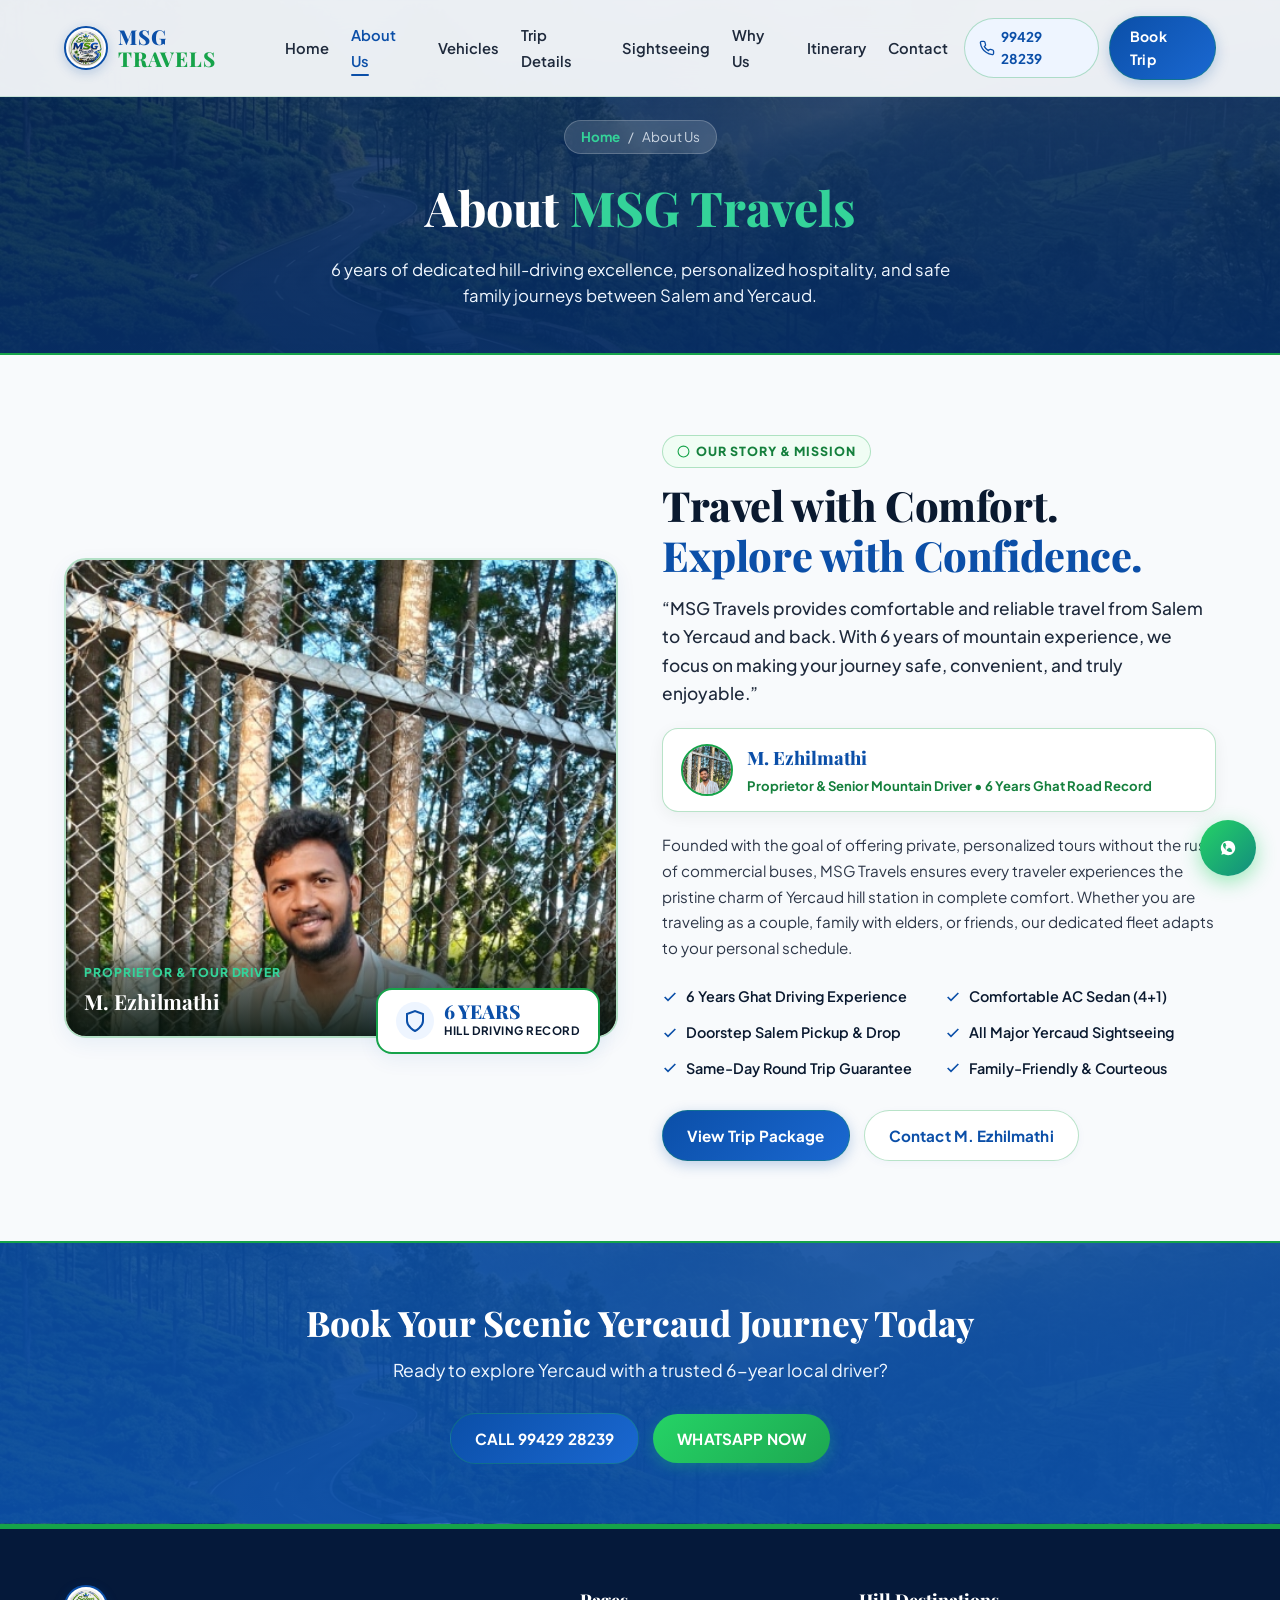
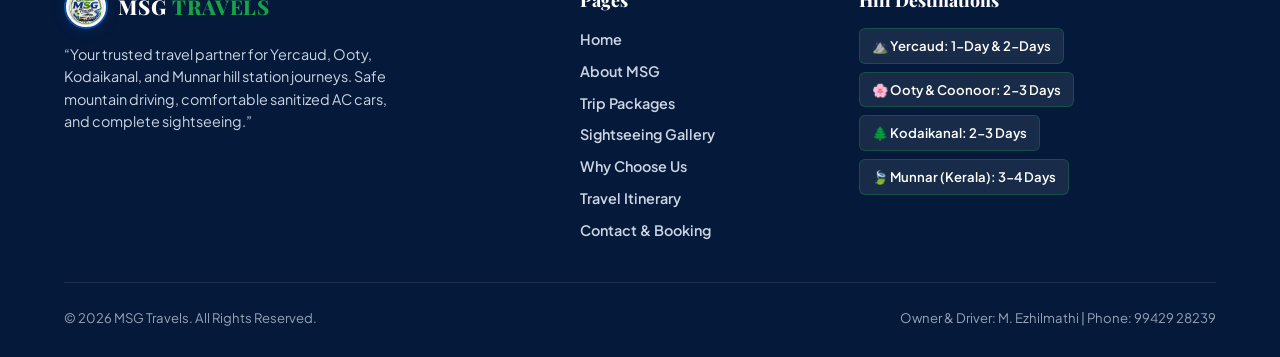
<file: about.html>
<!DOCTYPE html>
<html lang="en">
<head>
  <meta charset="UTF-8">
  <meta name="viewport" content="width=device-width, initial-scale=1.0, maximum-scale=5.0">
  
  <title>About MSG Travels | M. Ezhilmathi - 6 Years Experienced Tour Driver in Salem</title>
  <meta name="title" content="About MSG Travels | M. Ezhilmathi - 6 Years Experienced Tour Driver in Salem">
  <meta name="description" content="Learn about MSG Travels, founded and driven by M. Ezhilmathi with 6 years of expertise in Salem to Yercaud tours, comfortable Sedan 4+1, safety and hospitality.">
  <meta name="keywords" content="About MSG Travels, M. Ezhilmathi, Salem to Yercaud travel expert, Yercaud taxi driver Salem, trusted cab service Salem">
  <meta name="author" content="MSG Travels - M. Ezhilmathi">
  <meta name="robots" content="index, follow">
  <link rel="canonical" href="https://msgtravels.in/about.html">

  <!-- Geo-Targeting Meta Tags -->
  <meta name="geo.region" content="IN-TN">
  <meta name="geo.placename" content="Salem, Tamil Nadu, India">
  <meta name="geo.position" content="11.664325;78.146014">
  <meta name="ICBM" content="11.664325, 78.146014">

  <!-- Open Graph -->
  <meta property="og:type" content="profile">
  <meta property="og:url" content="https://msgtravels.in/about.html">
  <meta property="og:title" content="About MSG Travels & Driver M. Ezhilmathi">
  <meta property="og:description" content="6 years of dedicated hill-driving excellence, personalized hospitality, and safe family journeys between Salem and Yercaud.">
  <meta property="og:image" content="https://msgtravels.in/images/sedan.jpg">

  <link rel="preconnect" href="https://fonts.googleapis.com">
  <link rel="preconnect" href="https://fonts.gstatic.com" crossorigin>
  <link href="https://fonts.googleapis.com/css2?family=Playfair+Display:ital,wght@0,600;0,700;0,800;1,600&family=Plus+Jakarta+Sans:wght@400;500;600;700;800&family=Space+Grotesk:wght@500;700&display=swap" rel="stylesheet">

  <link rel="stylesheet" href="styles.css">

  <script type="application/ld+json">
  {
    "@context": "https://schema.org",
    "@type": "AboutPage",
    "mainEntity": {
      "@type": "Person",
      "name": "M. Ezhilmathi",
      "jobTitle": "Professional Tour Driver & Owner",
      "worksFor": {
        "@type": "Organization",
        "name": "MSG Travels",
        "telephone": "+919942928239",
        "email": "ezhilmathi995@gmail.com"
      },
      "description": "6 years of experienced hill driving between Salem and Yercaud offering private AC sedan travel."
    }
  }
  </script>
</head>
<body>

  <a href="#content" class="skip-link">Skip to main content</a>

  <!-- Header -->
  <header class="site-header" id="siteHeader">
    <div class="container header-inner">
      <a href="index.html" class="brand-logo" aria-label="MSG Travels Home">
        <div class="brand-badge"><img src="images/logo.png" alt="Salem MSG Travels" class="brand-logo-img"></div>
        <div class="brand-text-wrap">
          <span class="brand-title">MSG <span>TRAVELS</span></span>
        </div>
      </a>

      <nav aria-label="Main Navigation">
        <ul class="nav-menu">
          <li><a href="index.html" class="nav-link">Home</a></li>
          <li><a href="about.html" class="nav-link active">About Us</a></li>
          <li><a href="vehicles.html" class="nav-link">Vehicles</a></li>
          <li><a href="trip.html" class="nav-link">Trip Details</a></li>
          <li><a href="sightseeing.html" class="nav-link">Sightseeing</a></li>
          <li><a href="why-us.html" class="nav-link">Why Us</a></li>
          <li><a href="experience.html" class="nav-link">Itinerary</a></li>
          <li><a href="contact.html" class="nav-link">Contact</a></li>
        </ul>
      </nav>

      <div class="header-cta-group">
        <a href="tel:9942928239" class="btn-header-call">
          <svg width="16" height="16" viewBox="0 0 24 24" fill="none" stroke="currentColor" stroke-width="2"><path d="M22 16.92v3a2 2 0 0 1-2.18 2 19.79 19.79 0 0 1-8.63-3.07 19.5 19.5 0 0 1-6-6 19.79 19.79 0 0 1-3.07-8.67A2 2 0 0 1 4.11 2h3a2 2 0 0 1 2 1.72 12.84 12.84 0 0 0 .7 2.81 2 2 0 0 1-.45 2.11L8.09 9.91a16 16 0 0 0 6 6l1.27-1.27a2 2 0 0 1 2.11-.45 12.84 12.84 0 0 0 2.81.7A2 2 0 0 1 22 16.92z"/></svg>
          <span>99429 28239</span>
        </a>
        <a href="contact.html" class="btn btn-primary" style="padding: 8px 20px; font-size: 0.88rem;">Book Trip</a>
      </div>

      <button class="mobile-toggle" id="mobileToggle" aria-label="Open Navigation Menu">
        <svg viewBox="0 0 24 24" fill="none" stroke="currentColor" stroke-width="2"><line x1="3" y1="12" x2="21" y2="12"></line><line x1="3" y1="6" x2="21" y2="6"></line><line x1="3" y1="18" x2="21" y2="18"></line></svg>
      </button>
    </div>
  </header>

  <!-- Mobile Drawer -->
  <div class="drawer-backdrop" id="drawerBackdrop"></div>
  <aside class="mobile-nav-drawer" id="mobileDrawer">
    <div>
      <div class="drawer-header">
        <div class="brand-text-wrap"><span class="brand-title">MSG <span>TRAVELS</span></span></div>
        <button class="drawer-close-btn" id="drawerCloseBtn" aria-label="Close Menu"><svg width="28" height="28" viewBox="0 0 24 24" fill="none" stroke="currentColor" stroke-width="2"><line x1="18" y1="6" x2="6" y2="18"></line><line x1="6" y1="6" x2="18" y2="18"></line></svg></button>
      </div>
      <ul class="drawer-links">
        <li><a href="index.html" class="drawer-link">Home <span>→</span></a></li>
        <li><a href="about.html" class="drawer-link active">About Us <span>→</span></a></li>
        <li><a href="vehicles.html" class="drawer-link">Our Vehicles <span>→</span></a></li>
        <li><a href="trip.html" class="drawer-link">Trip Details <span>→</span></a></li>
        <li><a href="sightseeing.html" class="drawer-link">Sightseeing Places <span>→</span></a></li>
        <li><a href="why-us.html" class="drawer-link">Why Choose Us <span>→</span></a></li>
        <li><a href="experience.html" class="drawer-link">Itinerary Roadmap <span>→</span></a></li>
        <li><a href="contact.html" class="drawer-link">Contact & Booking <span>→</span></a></li>
      </ul>
    </div>
    <div class="drawer-contact">
      <a href="tel:9942928239" class="btn btn-call btn-block">Call 99429 28239</a>
      <a href="https://api.whatsapp.com/send?phone=919942928239&text=Hello%20MSG%20Travels,%20I%20would%20like%20to%20enquire%20about%20the%20Salem%20to%20Yercaud%20one-day%20round%20trip." target="_blank" rel="noopener" class="btn btn-whatsapp btn-block">WhatsApp Booking</a>
    </div>
  </aside>

  <!-- Subpage Hero -->
  <section class="subpage-hero">
    <div class="container">
      <div class="breadcrumbs">
        <a href="index.html">Home</a>
        <span>/</span>
        <span>About Us</span>
      </div>
      <h1 class="subpage-title">About <span>MSG Travels</span></h1>
      <p class="subpage-desc">6 years of dedicated hill-driving excellence, personalized hospitality, and safe family journeys between Salem and Yercaud.</p>
    </div>
  </section>

  <!-- Main About Content -->
  <main id="content">
    <section class="about-section" style="padding: 80px 0;">
      <div class="container">
        <div class="about-grid">
          
          <div class="about-image-wrapper">
            <div class="about-img-frame" style="height: 480px; position: relative;">
              <img src="images/ezhilmathi.jpg" alt="M. Ezhilmathi - Proprietor and Tour Driver of MSG Travels" style="width: 100%; height: 100%; object-fit: cover; object-position: center top;" loading="lazy">
              <div style="position: absolute; bottom: 0; left: 0; right: 0; background: linear-gradient(0deg, rgba(6,20,13,0.92) 0%, rgba(6,20,13,0.5) 70%, transparent 100%); padding: 24px 18px 18px; color: #ffffff;">
                <div style="font-size: 0.76rem; font-weight: 800; color: var(--color-gold-bright); text-transform: uppercase; letter-spacing: 0.08em; margin-bottom: 2px;">Proprietor & Tour Driver</div>
                <div style="font-family: var(--font-serif); font-size: 1.3rem; font-weight: 700;">M. Ezhilmathi</div>
              </div>
            </div>
            <div class="about-badge-floating">
              <div class="about-badge-icon">
                <svg width="24" height="24" viewBox="0 0 24 24" fill="none" stroke="currentColor" stroke-width="2"><path d="M12 22s8-4 8-10V5l-8-3-8 3v7c0 6 8 10 8 10z"/></svg>
              </div>
              <div>
                <div class="about-badge-num">6 YEARS</div>
                <div class="about-badge-text">Hill Driving Record</div>
              </div>
            </div>
          </div>

          <div class="about-content">
            <div class="section-tag">
              <svg viewBox="0 0 24 24" fill="none" stroke="currentColor" stroke-width="2"><circle cx="12" cy="12" r="10"/></svg>
              Our Story & Mission
            </div>
            <h2 class="section-title">
              Travel with Comfort. <span>Explore with Confidence.</span>
            </h2>

            <p class="about-lead">
              “MSG Travels provides comfortable and reliable travel from Salem to Yercaud and back. With 6 years of mountain experience, we focus on making your journey safe, convenient, and truly enjoyable.”
            </p>

            <div class="about-driver-highlight" style="display: flex; align-items: center; gap: 14px; padding: 14px 18px; background: #ffffff; border: 1.5px solid var(--border-gold); border-radius: var(--radius-md); box-shadow: 0 4px 16px rgba(14,59,39,0.06); margin-bottom: 20px;">
              <div style="width: 52px; height: 52px; border-radius: 50%; overflow: hidden; border: 2px solid var(--color-gold); flex-shrink: 0;">
                <img src="images/ezhilmathi.jpg" alt="M. Ezhilmathi" style="width: 100%; height: 100%; object-fit: cover; object-position: top center;">
              </div>
              <div class="driver-info">
                <h4 style="margin: 0 0 2px 0; font-family: var(--font-serif); font-size: 1.15rem; color: var(--color-primary);">M. Ezhilmathi</h4>
                <p style="margin: 0; font-size: 0.82rem; color: var(--color-gold-dark); font-weight: 700;">Proprietor & Senior Mountain Driver • 6 Years Ghat Road Record</p>
              </div>
            </div>

            <p style="color: #2d3748; margin-bottom: 24px; line-height: 1.7; font-size: 0.95rem;">
              Founded with the goal of offering private, personalized tours without the rush of commercial buses, MSG Travels ensures every traveler experiences the pristine charm of Yercaud hill station in complete comfort. Whether you are traveling as a couple, family with elders, or friends, our dedicated fleet adapts to your personal schedule.
            </p>

            <div class="about-features-list">
              <div class="about-feature-item">
                <svg viewBox="0 0 24 24" fill="none" stroke="currentColor" stroke-width="2.5"><polyline points="20 6 9 17 4 12"/></svg>
                <span>6 Years Ghat Driving Experience</span>
              </div>
              <div class="about-feature-item">
                <svg viewBox="0 0 24 24" fill="none" stroke="currentColor" stroke-width="2.5"><polyline points="20 6 9 17 4 12"/></svg>
                <span>Comfortable AC Sedan (4+1)</span>
              </div>
              <div class="about-feature-item">
                <svg viewBox="0 0 24 24" fill="none" stroke="currentColor" stroke-width="2.5"><polyline points="20 6 9 17 4 12"/></svg>
                <span>Doorstep Salem Pickup & Drop</span>
              </div>
              <div class="about-feature-item">
                <svg viewBox="0 0 24 24" fill="none" stroke="currentColor" stroke-width="2.5"><polyline points="20 6 9 17 4 12"/></svg>
                <span>All Major Yercaud Sightseeing</span>
              </div>
              <div class="about-feature-item">
                <svg viewBox="0 0 24 24" fill="none" stroke="currentColor" stroke-width="2.5"><polyline points="20 6 9 17 4 12"/></svg>
                <span>Same-Day Round Trip Guarantee</span>
              </div>
              <div class="about-feature-item">
                <svg viewBox="0 0 24 24" fill="none" stroke="currentColor" stroke-width="2.5"><polyline points="20 6 9 17 4 12"/></svg>
                <span>Family-Friendly & Courteous</span>
              </div>
            </div>

            <div style="display: flex; gap: 14px; flex-wrap: wrap; margin-top: 30px;">
              <a href="trip.html" class="btn btn-primary">View Trip Package</a>
              <a href="contact.html" class="btn btn-secondary">Contact M. Ezhilmathi</a>
            </div>

          </div>

        </div>
      </div>
    </section>

    <!-- Quick CTA Banner -->
    <section class="cta-banner-section" style="padding: 60px 0;">
      <div class="container cta-banner-content">
        <h2 class="cta-banner-title" style="font-size: 2.2rem;">Book Your Scenic Yercaud Journey Today</h2>
        <p class="cta-banner-desc">Ready to explore Yercaud with a trusted 6-year local driver?</p>
        <div class="cta-banner-buttons">
          <a href="tel:9942928239" class="btn btn-primary">CALL 99429 28239</a>
          <a href="https://api.whatsapp.com/send?phone=919942928239&text=Hello%20MSG%20Travels,%20I%20would%20like%20to%20enquire%20about%20the%20Salem%20to%20Yercaud%20trip." target="_blank" rel="noopener" class="btn btn-whatsapp">WHATSAPP NOW</a>
        </div>
      </div>
    </section>
  </main>

  <!-- Footer -->
  <footer class="site-footer">
    <div class="container">
      <div class="footer-top">
        <div class="footer-brand">
          <div class="brand-logo">
            <div class="brand-badge"><img src="images/logo.png" alt="Salem MSG Travels" class="brand-logo-img"></div>
            <div class="brand-text-wrap"><span class="brand-title">MSG <span>TRAVELS</span></span></div>
          </div>
          <p>“Your trusted travel partner for Yercaud, Ooty, Kodaikanal, and Munnar hill station journeys. Safe mountain driving, comfortable sanitized AC cars, and complete sightseeing.”</p>
        </div>
        <div>
          <h4 class="footer-heading">Pages</h4>
          <ul class="footer-links-list">
            <li><a href="index.html">Home</a></li>
            <li><a href="about.html">About MSG</a></li>
            <li><a href="trip.html">Trip Packages</a></li>
            <li><a href="sightseeing.html">Sightseeing Gallery</a></li>
            <li><a href="why-us.html">Why Choose Us</a></li>
            <li><a href="experience.html">Travel Itinerary</a></li>
            <li><a href="contact.html">Contact & Booking</a></li>
          </ul>
        </div>
        <div>
          <h4 class="footer-heading">Hill Destinations</h4>
          <div class="footer-trip-meta">
            <div class="footer-trip-pill">⛰️ Yercaud: 1-Day & 2-Days</div>
            <div class="footer-trip-pill">🌸 Ooty & Coonoor: 2-3 Days</div>
            <div class="footer-trip-pill">🌲 Kodaikanal: 2-3 Days</div>
            <div class="footer-trip-pill">🍃 Munnar (Kerala): 3-4 Days</div>
          </div>
        </div>
      </div>
      <div class="footer-bottom">
        <div>© 2026 MSG Travels. All Rights Reserved.</div>
        <div>Owner & Driver: M. Ezhilmathi | Phone: 99429 28239</div>
      </div>
    </div>
  </footer>

  <a href="https://api.whatsapp.com/send?phone=919942928239&text=Hello%20MSG%20Travels,%20I%20would%20like%20to%20enquire%20about%20the%20Salem%20to%20Yercaud%20one-day%20round%20trip." target="_blank" rel="noopener" class="floating-whatsapp-btn" aria-label="Chat on WhatsApp">
    <svg viewBox="0 0 24 24" fill="currentColor"><path d="M12.031 6.172c-3.181 0-5.767 2.586-5.768 5.766-.001 1.298.38 2.27 1.019 3.287l-.582 2.128 2.182-.573c.978.58 1.911.928 3.145.929 3.178 0 5.767-2.587 5.768-5.766.001-3.187-2.575-5.771-5.764-5.771zm3.392 8.244c-.144.405-.837.774-1.17.824-.312.045-.694.07-1.117-.066-.271-.086-.622-.224-1.077-.423-1.927-.84-3.18-2.775-3.277-2.903-.097-.129-.787-1.045-.787-1.993 0-.949.497-1.413.673-1.606.177-.193.385-.242.514-.242.13 0 .259.002.372.007.12.006.279-.046.438.336.162.388.555 1.353.604 1.452.05.099.083.216.017.348-.066.132-.099.215-.198.33-.099.116-.208.26-.297.349-.1.1-.205.209-.089.408.117.199.52 8.58 1.117 1.11 1.074.538.163.267.33.376.536.432.206.056.327-.05.474-.216.147-.166.626-.729.794-.979.167-.25.334-.208.56-.125.226.084 1.433.676 1.68.799.248.124.412.185.474.29.062.106.062.613-.082 1.018z"/></svg>
  </a>

  <script src="script.js"></script>
</body>
</html>
</file>
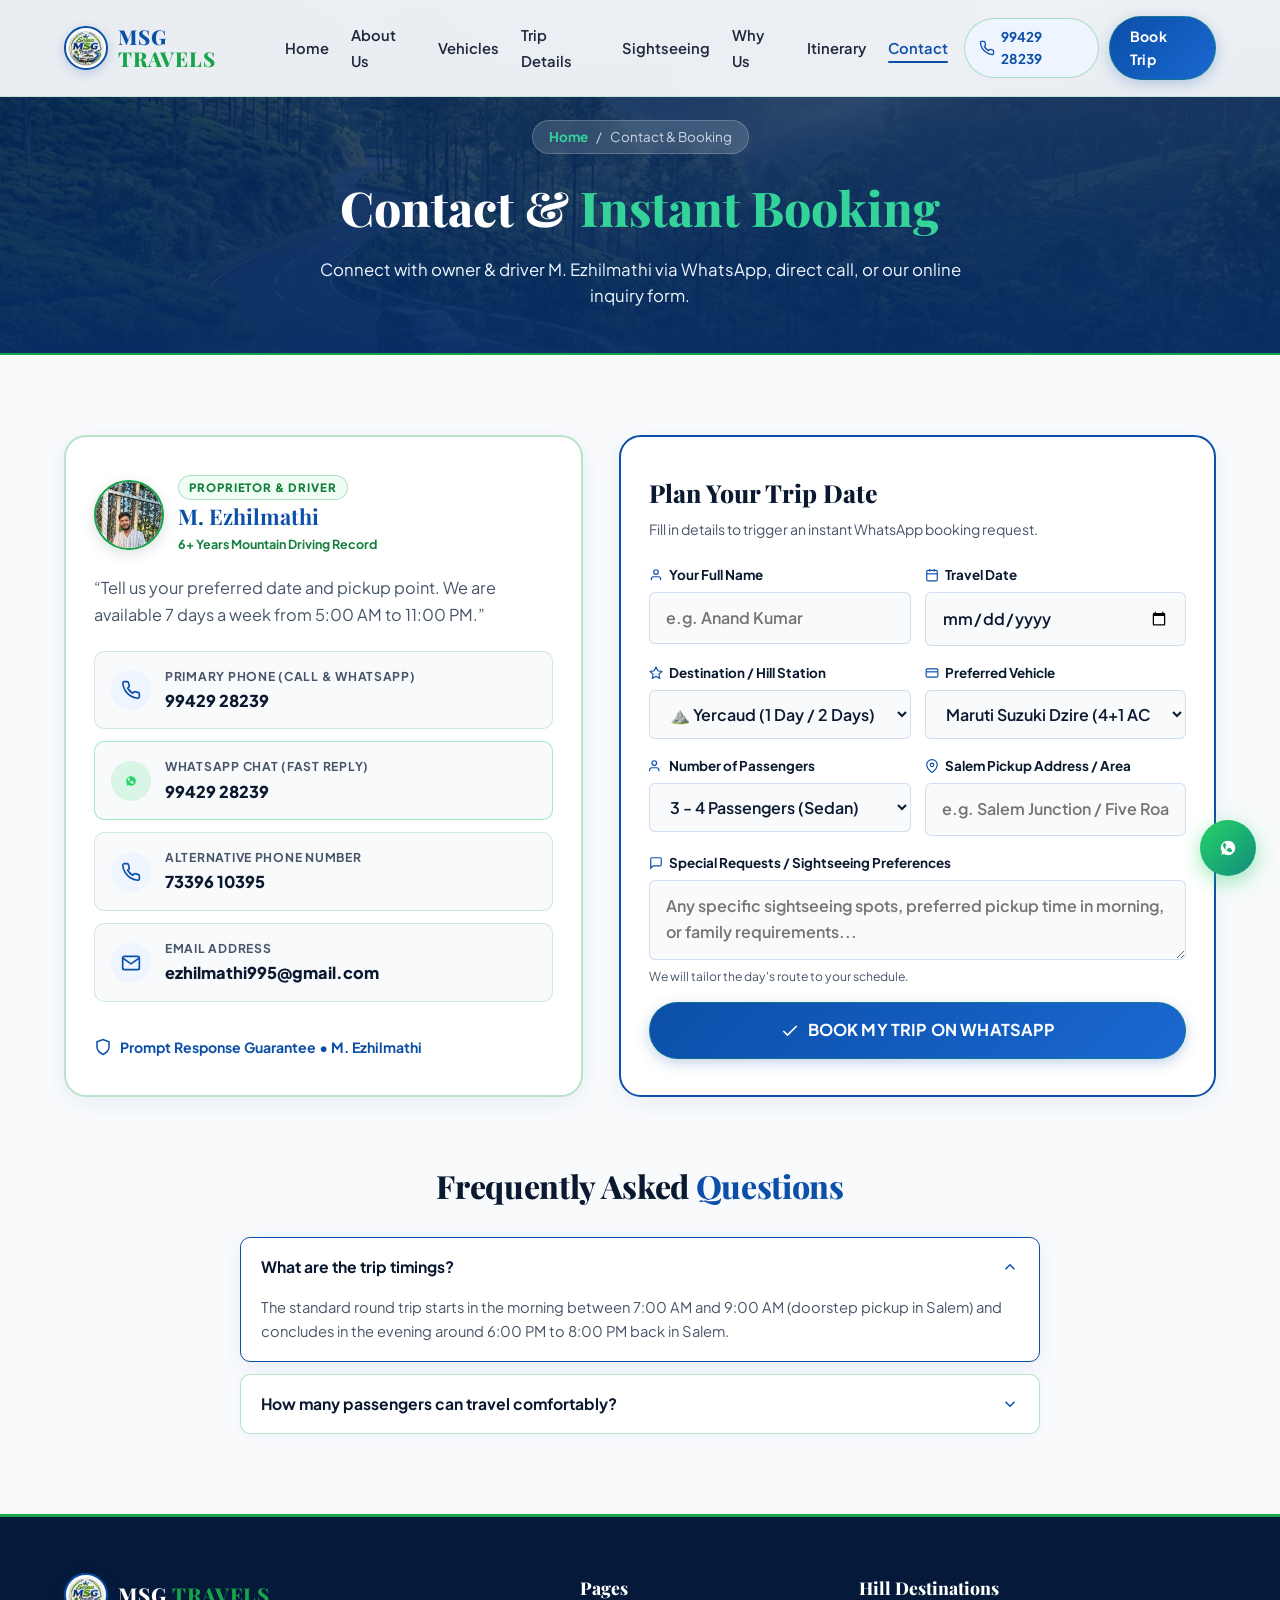
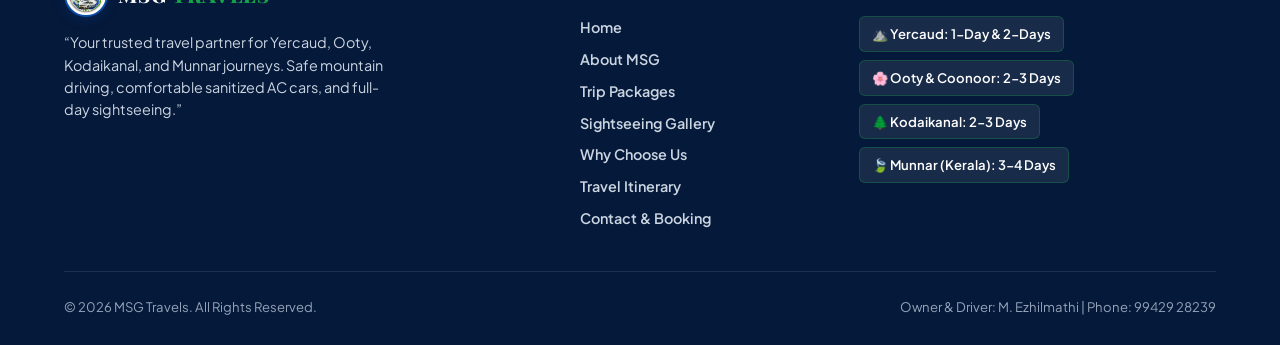
<file: contact.html>
<!DOCTYPE html>
<html lang="en">
<head>
  <meta charset="UTF-8">
  <meta name="viewport" content="width=device-width, initial-scale=1.0, maximum-scale=5.0">
  
  <title>Contact & Instant WhatsApp Booking | MSG Travels Salem to Yercaud Taxi</title>
  <meta name="title" content="Contact & Instant WhatsApp Booking | MSG Travels Salem to Yercaud Taxi">
  <meta name="description" content="Contact MSG Travels or book your Salem to Yercaud one-day round trip taxi. Call/WhatsApp M. Ezhilmathi on 9942928239 or 7339610395. Salem, Tamil Nadu.">
  <meta name="keywords" content="Contact MSG Travels, book Yercaud taxi Salem, Yercaud cab phone number, MSG travels WhatsApp, Yercaud driver phone number, Salem cab booking number">
  <meta name="author" content="MSG Travels - M. Ezhilmathi">
  <meta name="robots" content="index, follow">
  <link rel="canonical" href="https://msgtravels.in/contact.html">

  <!-- Geo-Targeting Meta Tags -->
  <meta name="geo.region" content="IN-TN">
  <meta name="geo.placename" content="Salem, Tamil Nadu, India">
  <meta name="geo.position" content="11.664325;78.146014">
  <meta name="ICBM" content="11.664325, 78.146014">

  <!-- Open Graph -->
  <meta property="og:type" content="website">
  <meta property="og:url" content="https://msgtravels.in/contact.html">
  <meta property="og:title" content="Contact & Book Salem to Yercaud Trip | MSG Travels">
  <meta property="og:description" content="Call or WhatsApp driver M. Ezhilmathi directly on 99429 28239 for instant quotes and booking.">
  <meta property="og:image" content="https://msgtravels.in/images/hero.jpg">

  <link rel="preconnect" href="https://fonts.googleapis.com">
  <link rel="preconnect" href="https://fonts.gstatic.com" crossorigin>
  <link href="https://fonts.googleapis.com/css2?family=Playfair+Display:ital,wght@0,600;0,700;0,800;1,600&family=Plus+Jakarta+Sans:wght@400;500;600;700;800&family=Space+Grotesk:wght@500;700&display=swap" rel="stylesheet">

  <link rel="stylesheet" href="styles.css">

  <script type="application/ld+json">
  {
    "@context": "https://schema.org",
    "@type": "ContactPage",
    "mainEntity": {
      "@type": "LocalBusiness",
      "name": "MSG Travels",
      "telephone": "+919942928239",
      "email": "ezhilmathi995@gmail.com",
      "address": {
        "@type": "PostalAddress",
        "addressLocality": "Salem",
        "addressRegion": "Tamil Nadu",
        "addressCountry": "IN"
      },
      "geo": {
        "@type": "GeoCoordinates",
        "latitude": 11.664325,
        "longitude": 78.146014
      },
      "contactPoint": [
        {
          "@type": "ContactPoint",
          "telephone": "+919942928239",
          "contactType": "customer service",
          "availableLanguage": ["English", "Tamil"]
        },
        {
          "@type": "ContactPoint",
          "telephone": "+917339610395",
          "contactType": "reservations"
        }
      ]
    }
  }
  </script>
</head>
<body>

  <a href="#content" class="skip-link">Skip to main content</a>

  <!-- Header -->
  <header class="site-header" id="siteHeader">
    <div class="container header-inner">
      <a href="index.html" class="brand-logo" aria-label="MSG Travels Home">
        <div class="brand-badge"><img src="images/logo.png" alt="Salem MSG Travels" class="brand-logo-img"></div>
        <div class="brand-text-wrap"><span class="brand-title">MSG <span>TRAVELS</span></span></div>
      </a>

      <nav aria-label="Main Navigation">
        <ul class="nav-menu">
          <li><a href="index.html" class="nav-link">Home</a></li>
          <li><a href="about.html" class="nav-link">About Us</a></li>
          <li><a href="vehicles.html" class="nav-link">Vehicles</a></li>
          <li><a href="trip.html" class="nav-link">Trip Details</a></li>
          <li><a href="sightseeing.html" class="nav-link">Sightseeing</a></li>
          <li><a href="why-us.html" class="nav-link">Why Us</a></li>
          <li><a href="experience.html" class="nav-link">Itinerary</a></li>
          <li><a href="contact.html" class="nav-link active">Contact</a></li>
        </ul>
      </nav>

      <div class="header-cta-group">
        <a href="tel:9942928239" class="btn-header-call">
          <svg width="16" height="16" viewBox="0 0 24 24" fill="none" stroke="currentColor" stroke-width="2"><path d="M22 16.92v3a2 2 0 0 1-2.18 2 19.79 19.79 0 0 1-8.63-3.07 19.5 19.5 0 0 1-6-6 19.79 19.79 0 0 1-3.07-8.67A2 2 0 0 1 4.11 2h3a2 2 0 0 1 2 1.72 12.84 12.84 0 0 0 .7 2.81 2 2 0 0 1-.45 2.11L8.09 9.91a16 16 0 0 0 6 6l1.27-1.27a2 2 0 0 1 2.11-.45 12.84 12.84 0 0 0 2.81.7A2 2 0 0 1 22 16.92z"/></svg>
          <span>99429 28239</span>
        </a>
        <a href="#bookingForm" class="btn btn-primary" style="padding: 8px 20px; font-size: 0.88rem;">Book Trip</a>
      </div>

      <button class="mobile-toggle" id="mobileToggle" aria-label="Open Navigation Menu">
        <svg viewBox="0 0 24 24" fill="none" stroke="currentColor" stroke-width="2"><line x1="3" y1="12" x2="21" y2="12"></line><line x1="3" y1="6" x2="21" y2="6"></line><line x1="3" y1="18" x2="21" y2="18"></line></svg>
      </button>
    </div>
  </header>

  <!-- Mobile Drawer -->
  <div class="drawer-backdrop" id="drawerBackdrop"></div>
  <aside class="mobile-nav-drawer" id="mobileDrawer">
    <div>
      <div class="drawer-header">
        <div class="brand-text-wrap"><span class="brand-title">MSG <span>TRAVELS</span></span></div>
        <button class="drawer-close-btn" id="drawerCloseBtn" aria-label="Close Menu"><svg width="28" height="28" viewBox="0 0 24 24" fill="none" stroke="currentColor" stroke-width="2"><line x1="18" y1="6" x2="6" y2="18"></line><line x1="6" y1="6" x2="18" y2="18"></line></svg></button>
      </div>
      <ul class="drawer-links">
        <li><a href="index.html" class="drawer-link">Home <span>→</span></a></li>
        <li><a href="about.html" class="drawer-link">About Us <span>→</span></a></li>
        <li><a href="vehicles.html" class="drawer-link">Our Vehicles <span>→</span></a></li>
        <li><a href="trip.html" class="drawer-link">Trip Details <span>→</span></a></li>
        <li><a href="sightseeing.html" class="drawer-link">Sightseeing Places <span>→</span></a></li>
        <li><a href="why-us.html" class="drawer-link">Why Choose Us <span>→</span></a></li>
        <li><a href="experience.html" class="drawer-link">Itinerary Roadmap <span>→</span></a></li>
        <li><a href="contact.html" class="drawer-link active">Contact & Booking <span>→</span></a></li>
      </ul>
    </div>
    <div class="drawer-contact">
      <a href="tel:9942928239" class="btn btn-call btn-block">Call 99429 28239</a>
      <a href="https://api.whatsapp.com/send?phone=919942928239&text=Hello%20MSG%20Travels,%20I%20would%20like%20to%20enquire%20about%20booking%20a%20trip." target="_blank" rel="noopener" class="btn btn-whatsapp btn-block">WhatsApp Booking</a>
    </div>
  </aside>

  <!-- Subpage Hero -->
  <section class="subpage-hero">
    <div class="container">
      <div class="breadcrumbs">
        <a href="index.html">Home</a>
        <span>/</span>
        <span>Contact & Booking</span>
      </div>
      <h1 class="subpage-title">Contact & <span>Instant Booking</span></h1>
      <p class="subpage-desc">Connect with owner & driver M. Ezhilmathi via WhatsApp, direct call, or our online inquiry form.</p>
    </div>
  </section>

  <!-- Main Contact Content -->
  <main id="content">
    <section class="booking-section" style="padding: 80px 0;">
      <div class="container">
        
        <div class="booking-wrapper">
          
          <!-- Left Direct Contact Card -->
          <div class="booking-info-panel">
            <div>
              <div style="display: flex; align-items: center; gap: 14px; margin-bottom: 18px;">
                <div style="width: 70px; height: 70px; border-radius: 50%; overflow: hidden; border: 2.5px solid var(--color-gold); box-shadow: 0 4px 14px rgba(14,59,39,0.15); flex-shrink: 0;">
                  <img src="images/ezhilmathi.jpg" alt="M. Ezhilmathi Proprietor MSG Travels" style="width: 100%; height: 100%; object-fit: cover; object-position: top center;">
                </div>
                <div>
                  <span class="section-tag" style="margin-bottom: 4px; display: inline-flex; font-size: 0.72rem; padding: 2px 10px;">Proprietor & Driver</span>
                  <h3 style="font-family: var(--font-serif); font-size: 1.35rem; color: var(--color-primary); margin: 0; line-height: 1.2;">M. Ezhilmathi</h3>
                  <span style="font-size: 0.78rem; font-weight: 700; color: var(--color-gold-dark);">6+ Years Mountain Driving Record</span>
                </div>
              </div>
              <p class="section-desc" style="margin-bottom: 18px;">“Tell us your preferred date and pickup point. We are available 7 days a week from 5:00 AM to 11:00 PM.”</p>

              <div class="direct-contacts-list">
                
                <a href="tel:9942928239" class="contact-card-mini">
                  <div class="contact-mini-icon">
                    <svg width="20" height="20" viewBox="0 0 24 24" fill="none" stroke="currentColor" stroke-width="2"><path d="M22 16.92v3a2 2 0 0 1-2.18 2 19.79 19.79 0 0 1-8.63-3.07 19.5 19.5 0 0 1-6-6 19.79 19.79 0 0 1-3.07-8.67A2 2 0 0 1 4.11 2h3a2 2 0 0 1 2 1.72 12.84 12.84 0 0 0 .7 2.81 2 2 0 0 1-.45 2.11L8.09 9.91a16 16 0 0 0 6 6l1.27-1.27a2 2 0 0 1 2.11-.45 12.84 12.84 0 0 0 2.81.7A2 2 0 0 1 22 16.92z"/></svg>
                  </div>
                  <div class="contact-mini-info">
                    <h4>Primary Phone (Call & WhatsApp)</h4>
                    <p>99429 28239</p>
                  </div>
                </a>

                <a href="https://api.whatsapp.com/send?phone=919942928239&text=Hello%20MSG%20Travels,%20I%20would%20like%20to%20enquire%20about%20the%20Salem%20to%20Yercaud%20one-day%20round%20trip.%20Please%20share%20the%20details." target="_blank" rel="noopener" class="contact-card-mini" style="border-color: rgba(37, 211, 102, 0.4);">
                  <div class="contact-mini-icon" style="background: rgba(37, 211, 102, 0.15); color: #25d366;">
                    <svg width="20" height="20" viewBox="0 0 24 24" fill="currentColor"><path d="M12.031 6.172c-3.181 0-5.767 2.586-5.768 5.766-.001 1.298.38 2.27 1.019 3.287l-.582 2.128 2.182-.573c.978.58 1.911.928 3.145.929 3.178 0 5.767-2.587 5.768-5.766.001-3.187-2.575-5.771-5.764-5.771zm3.392 8.244c-.144.405-.837.774-1.17.824-.312.045-.694.07-1.117-.066-.271-.086-.622-.224-1.077-.423-1.927-.84-3.18-2.775-3.277-2.903-.097-.129-.787-1.045-.787-1.993 0-.949.497-1.413.673-1.606.177-.193.385-.242.514-.242.13 0 .259.002.372.007.12.006.279-.046.438.336.162.388.555 1.353.604 1.452.05.099.083.216.017.348-.066.132-.099.215-.198.33-.099.116-.208.26-.297.349-.1.1-.205.209-.089.408.117.199.52 8.58 1.117 1.11 1.074.538.163.267.33.376.536.432.206.056.327-.05.474-.216.147-.166.626-.729.794-.979.167-.25.334-.208.56-.125.226.084 1.433.676 1.68.799.248.124.412.185.474.29.062.106.062.613-.082 1.018z"/></svg>
                  </div>
                  <div class="contact-mini-info">
                    <h4>WhatsApp Chat (Fast Reply)</h4>
                    <p>99429 28239</p>
                  </div>
                </a>

                <a href="tel:7339610395" class="contact-card-mini">
                  <div class="contact-mini-icon">
                    <svg width="20" height="20" viewBox="0 0 24 24" fill="none" stroke="currentColor" stroke-width="2"><path d="M22 16.92v3a2 2 0 0 1-2.18 2 19.79 19.79 0 0 1-8.63-3.07 19.5 19.5 0 0 1-6-6 19.79 19.79 0 0 1-3.07-8.67A2 2 0 0 1 4.11 2h3a2 2 0 0 1 2 1.72 12.84 12.84 0 0 0 .7 2.81 2 2 0 0 1-.45 2.11L8.09 9.91a16 16 0 0 0 6 6l1.27-1.27a2 2 0 0 1 2.11-.45 12.84 12.84 0 0 0 2.81.7A2 2 0 0 1 22 16.92z"/></svg>
                  </div>
                  <div class="contact-mini-info">
                    <h4>Alternative Phone Number</h4>
                    <p>73396 10395</p>
                  </div>
                </a>

                <a href="mailto:ezhilmathi995@gmail.com" class="contact-card-mini">
                  <div class="contact-mini-icon">
                    <svg width="20" height="20" viewBox="0 0 24 24" fill="none" stroke="currentColor" stroke-width="2"><path d="M4 4h16c1.1 0 2 .9 2 2v12c0 1.1-.9 2-2 2H4c-1.1 0-2-.9-2-2V6c0-1.1.9-2 2-2z"></path><polyline points="22,6 12,13 2,6"></polyline></svg>
                  </div>
                  <div class="contact-mini-info">
                    <h4>Email Address</h4>
                    <p>ezhilmathi995@gmail.com</p>
                  </div>
                </a>

              </div>
            </div>

            <div style="font-size: 0.88rem; color: var(--color-primary); font-weight: 700; display: flex; align-items: center; gap: 8px;">
              <svg width="18" height="18" viewBox="0 0 24 24" fill="none" stroke="currentColor" stroke-width="2"><path d="M12 22s8-4 8-10V5l-8-3-8 3v7c0 6 8 10 8 10z"/></svg>
              <span>Prompt Response Guarantee • M. Ezhilmathi</span>
            </div>
          </div>

          <!-- Right Booking Form -->
          <div class="booking-form-panel">
            <div class="form-header">
              <h3>Plan Your Trip Date</h3>
              <p>Fill in details to trigger an instant WhatsApp booking request.</p>
            </div>

            <form id="bookingForm" class="booking-form">
              
              <div class="form-row">
                <div class="form-group">
                  <label for="custName">
                    <svg viewBox="0 0 24 24" fill="none" stroke="currentColor" stroke-width="2"><path d="M20 21v-2a4 4 0 0 0-4-4H8a4 4 0 0 0-4 4v2"></path><circle cx="12" cy="7" r="4"></circle></svg>
                    Your Full Name
                  </label>
                  <input type="text" id="custName" class="form-control" placeholder="e.g. Anand Kumar" required>
                </div>

                <div class="form-group">
                  <label for="travelDate">
                    <svg viewBox="0 0 24 24" fill="none" stroke="currentColor" stroke-width="2"><rect x="3" y="4" width="18" height="18" rx="2" ry="2"></rect><line x1="16" y1="2" x2="16" y2="6"></line><line x1="8" y1="2" x2="8" y2="6"></line><line x1="3" y1="10" x2="21" y2="10"></line></svg>
                    Travel Date
                  </label>
                  <input type="date" id="travelDate" class="form-control" required>
                </div>
              </div>

              <div class="form-row">
                <div class="form-group">
                  <label for="destinationChoice">
                    <svg viewBox="0 0 24 24" fill="none" stroke="currentColor" stroke-width="2" width="15" height="15"><polygon points="12 2 15.09 8.26 22 9.27 17 14.14 18.18 21.02 12 17.77 5.82 21.02 7 14.14 2 9.27 8.91 8.26 12 2"/></svg>
                    Destination / Hill Station
                  </label>
                  <select id="destinationChoice" class="form-control">
                    <option value="Yercaud (1-2 Days)" selected>⛰️ Yercaud (1 Day / 2 Days)</option>
                    <option value="Ooty & Coonoor (2-3 Days)">🌸 Ooty & Coonoor (2 - 3 Days)</option>
                    <option value="Kodaikanal (2-3 Days)">🌲 Kodaikanal (2 - 3 Days)</option>
                    <option value="Munnar (3-4 Days)">🍃 Munnar (3 - 4 Days)</option>
                    <option value="Airport Transfer / Custom Outstation">✈️ Airport / Custom Outstation</option>
                  </select>
                </div>

                <div class="form-group">
                  <label for="vehicleChoice">
                    <svg viewBox="0 0 24 24" fill="none" stroke="currentColor" stroke-width="2" width="15" height="15"><rect x="2" y="5" width="20" height="14" rx="2"></rect><line x1="2" y1="10" x2="22" y2="10"></line></svg>
                    Preferred Vehicle
                  </label>
                  <select id="vehicleChoice" class="form-control">
                    <option value="Maruti Suzuki Dzire (4+1 AC)" selected>Maruti Suzuki Dzire (4+1 AC Sedan)</option>
                    <option value="Maruti Suzuki Ertiga (6+1 AC)">Maruti Suzuki Ertiga (6+1 AC MUV)</option>
                    <option value="Toyota Innova Crysta (7+1 AC)">Toyota Innova Crysta (7+1 Luxury MUV)</option>
                    <option value="Tempo Traveller (12-18 Seater)">Tempo Traveller (Group Van)</option>
                  </select>
                </div>
              </div>

              <div class="form-row">
                <div class="form-group">
                  <label for="passengerCount">
                    <svg viewBox="0 0 24 24" fill="none" stroke="currentColor" stroke-width="2"><path d="M17 21v-2a4 4 0 0 0-4-4H5a4 4 0 0 0-4 4v2"></path><circle cx="9" cy="7" r="4"></circle></svg>
                    Number of Passengers
                  </label>
                  <select id="passengerCount" class="form-control">
                    <option value="1 to 2">1 - 2 Passengers</option>
                    <option value="3 to 4" selected>3 - 4 Passengers (Sedan)</option>
                    <option value="5 to 7">5 - 7 Passengers (Innova / Ertiga)</option>
                    <option value="8+ Group">8+ Group Tour</option>
                  </select>
                </div>

                <div class="form-group">
                  <label for="pickupLocation">
                    <svg viewBox="0 0 24 24" fill="none" stroke="currentColor" stroke-width="2"><path d="M21 10c0 7-9 13-9 13s-9-6-9-13a9 9 0 0 1 18 0z"></path><circle cx="12" cy="10" r="3"></circle></svg>
                    Salem Pickup Address / Area
                  </label>
                  <input type="text" id="pickupLocation" class="form-control" placeholder="e.g. Salem Junction / Five Roads / Home" required>
                </div>
              </div>

              <div class="form-group">
                <label for="custMessage">
                  <svg viewBox="0 0 24 24" fill="none" stroke="currentColor" stroke-width="2"><path d="M21 15a2 2 0 0 1-2 2H7l-4 4V5a2 2 0 0 1 2-2h14a2 2 0 0 1 2 2z"></path></svg>
                  Special Requests / Sightseeing Preferences
                </label>
                <textarea id="custMessage" class="form-control" placeholder="Any specific sightseeing spots, preferred pickup time in morning, or family requirements..."></textarea>
                <span class="form-helper">We will tailor the day's route to your schedule.</span>
              </div>

              <button type="submit" class="btn btn-primary btn-block btn-lg" id="submitBookingBtn">
                <svg width="20" height="20" viewBox="0 0 24 24" fill="none" stroke="currentColor" stroke-width="2"><polyline points="20 6 9 17 4 12"/></svg>
                BOOK MY TRIP ON WHATSAPP
              </button>

            </form>
          </div>

        </div>

        <!-- FAQ on Contact Page -->
        <div style="margin-top: 70px;">
          <div class="text-center">
            <h3 class="section-title" style="font-size: 2rem;">Frequently Asked <span>Questions</span></h3>
          </div>
          <div class="faq-accordion">
            <div class="faq-item active">
              <button class="faq-question">
                <span>What are the trip timings?</span>
                <svg class="faq-chevron" viewBox="0 0 24 24" fill="none" stroke="currentColor" stroke-width="2"><polyline points="6 9 12 15 18 9"/></svg>
              </button>
              <div class="faq-answer">
                <p>The standard round trip starts in the morning between 7:00 AM and 9:00 AM (doorstep pickup in Salem) and concludes in the evening around 6:00 PM to 8:00 PM back in Salem.</p>
              </div>
            </div>
            <div class="faq-item">
              <button class="faq-question">
                <span>How many passengers can travel comfortably?</span>
                <svg class="faq-chevron" viewBox="0 0 24 24" fill="none" stroke="currentColor" stroke-width="2"><polyline points="6 9 12 15 18 9"/></svg>
              </button>
              <div class="faq-answer">
                <p>Our comfortable AC Sedan accommodates up to 4 adult passengers plus 1 driver (4+1 seating), with spacious luggage room for day bags and strollers.</p>
              </div>
            </div>
          </div>
        </div>

      </div>
    </section>
  </main>

  <!-- Footer -->
  <footer class="site-footer">
    <div class="container">
      <div class="footer-top">
        <div class="footer-brand">
          <div class="brand-logo"><div class="brand-badge"><img src="images/logo.png" alt="Salem MSG Travels" class="brand-logo-img"></div><div class="brand-text-wrap"><span class="brand-title">MSG <span>TRAVELS</span></span></div></div>
          <p>“Your trusted travel partner for Yercaud, Ooty, Kodaikanal, and Munnar journeys. Safe mountain driving, comfortable sanitized AC cars, and full-day sightseeing.”</p>
        </div>
        <div>
          <h4 class="footer-heading">Pages</h4>
          <ul class="footer-links-list">
            <li><a href="index.html">Home</a></li>
            <li><a href="about.html">About MSG</a></li>
            <li><a href="trip.html">Trip Packages</a></li>
            <li><a href="sightseeing.html">Sightseeing Gallery</a></li>
            <li><a href="why-us.html">Why Choose Us</a></li>
            <li><a href="experience.html">Travel Itinerary</a></li>
            <li><a href="contact.html">Contact & Booking</a></li>
          </ul>
        </div>
        <div>
          <h4 class="footer-heading">Hill Destinations</h4>
          <div class="footer-trip-meta">
            <div class="footer-trip-pill">⛰️ Yercaud: 1-Day & 2-Days</div>
            <div class="footer-trip-pill">🌸 Ooty & Coonoor: 2-3 Days</div>
            <div class="footer-trip-pill">🌲 Kodaikanal: 2-3 Days</div>
            <div class="footer-trip-pill">🍃 Munnar (Kerala): 3-4 Days</div>
          </div>
        </div>
      </div>
      <div class="footer-bottom">
        <div>© 2026 MSG Travels. All Rights Reserved.</div>
        <div>Owner & Driver: M. Ezhilmathi | Phone: 99429 28239</div>
      </div>
    </div>
  </footer>

  <a href="https://api.whatsapp.com/send?phone=919942928239&text=Hello%20MSG%20Travels,%20I%20would%20like%20to%20enquire%20about%20the%20Salem%20to%20Yercaud%20one-day%20round%20trip." target="_blank" rel="noopener" class="floating-whatsapp-btn" aria-label="Chat on WhatsApp">
    <svg viewBox="0 0 24 24" fill="currentColor"><path d="M12.031 6.172c-3.181 0-5.767 2.586-5.768 5.766-.001 1.298.38 2.27 1.019 3.287l-.582 2.128 2.182-.573c.978.58 1.911.928 3.145.929 3.178 0 5.767-2.587 5.768-5.766.001-3.187-2.575-5.771-5.764-5.771zm3.392 8.244c-.144.405-.837.774-1.17.824-.312.045-.694.07-1.117-.066-.271-.086-.622-.224-1.077-.423-1.927-.84-3.18-2.775-3.277-2.903-.097-.129-.787-1.045-.787-1.993 0-.949.497-1.413.673-1.606.177-.193.385-.242.514-.242.13 0 .259.002.372.007.12.006.279-.046.438.336.162.388.555 1.353.604 1.452.05.099.083.216.017.348-.066.132-.099.215-.198.33-.099.116-.208.26-.297.349-.1.1-.205.209-.089.408.117.199.52 8.58 1.117 1.11 1.074.538.163.267.33.376.536.432.206.056.327-.05.474-.216.147-.166.626-.729.794-.979.167-.25.334-.208.56-.125.226.084 1.433.676 1.68.799.248.124.412.185.474.29.062.106.062.613-.082 1.018z"/></svg>
  </a>

  <script src="script.js"></script>
</body>
</html>
</file>
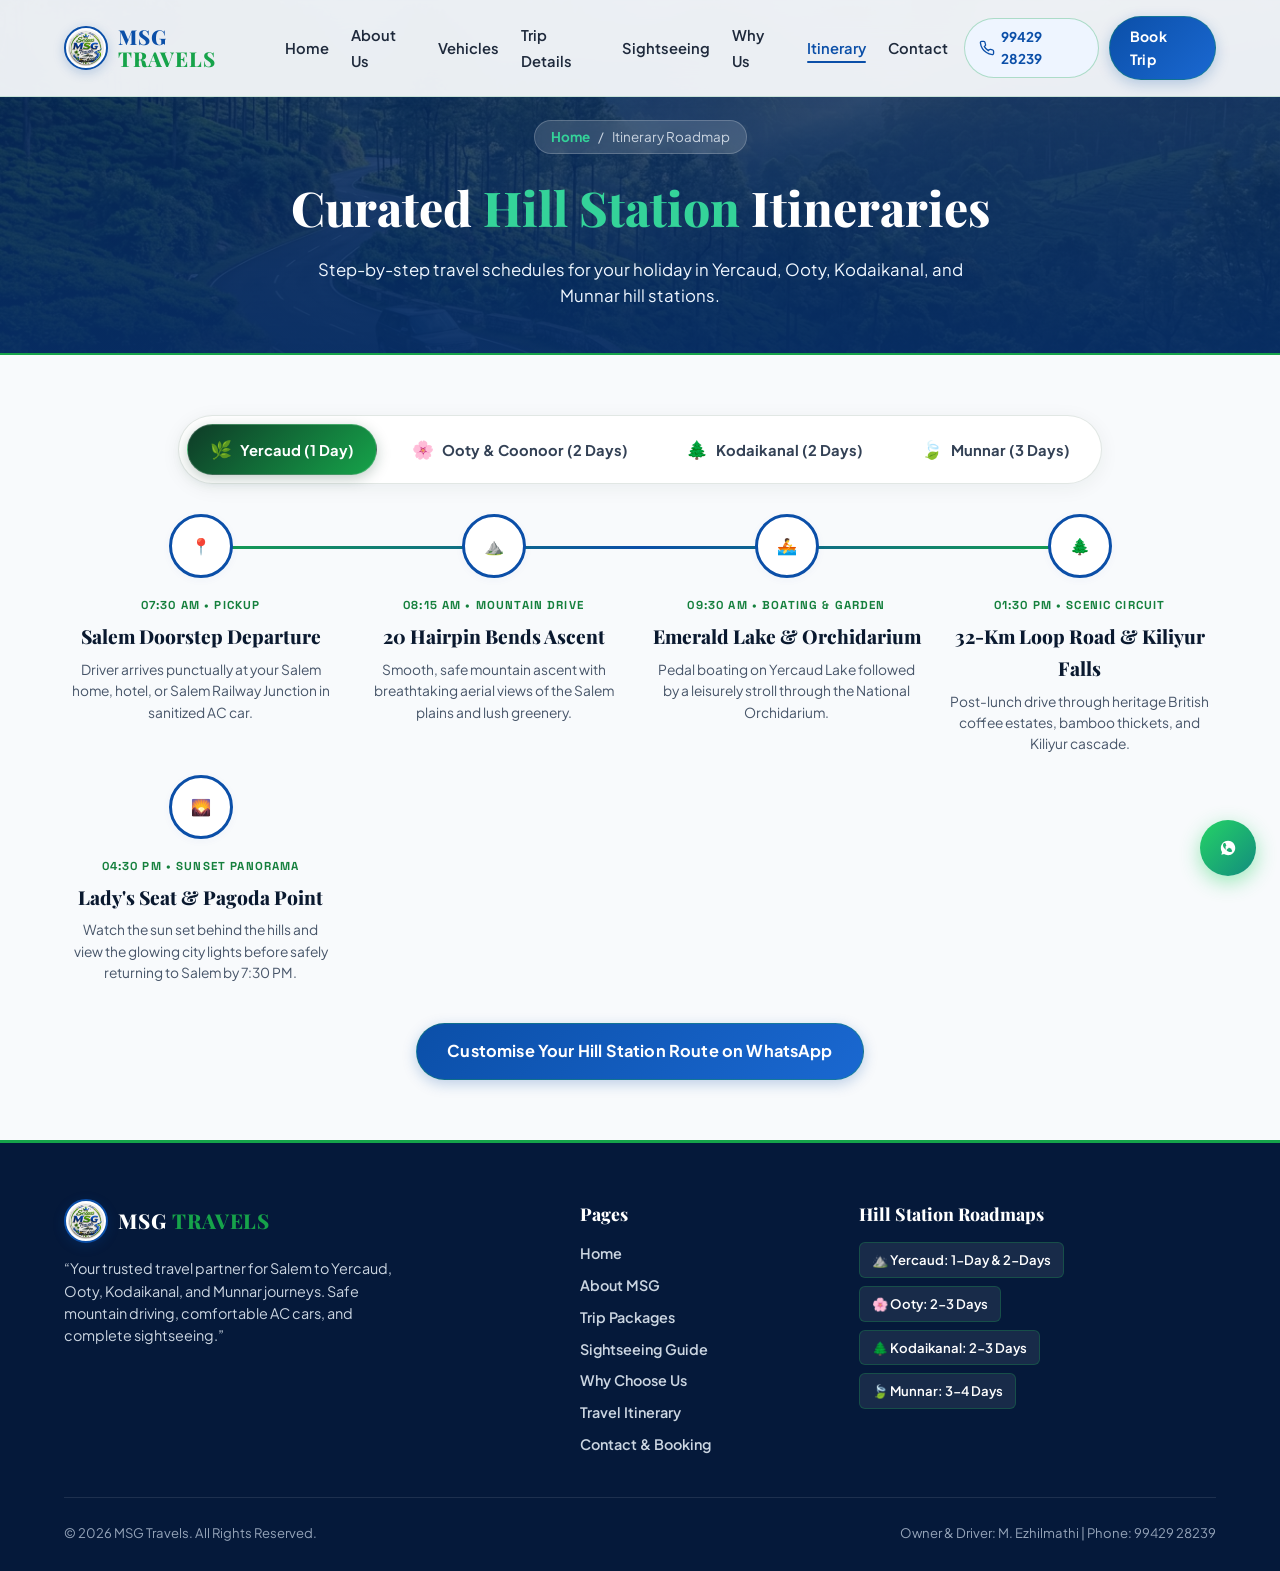
<file: experience.html>
<!DOCTYPE html>
<html lang="en">
<head>
  <meta charset="UTF-8">
  <meta name="viewport" content="width=device-width, initial-scale=1.0, maximum-scale=5.0">
  
  <title>Hill Station Travel Itineraries & Roadmaps — Yercaud, Ooty, Kodaikanal & Munnar | MSG Travels</title>
  <meta name="title" content="Hill Station Travel Itineraries & Roadmaps — Yercaud, Ooty, Kodaikanal & Munnar | MSG Travels">
  <meta name="description" content="Detailed travel roadmaps & itineraries for Yercaud, Ooty, Kodaikanal, and Munnar hill stations. Doorstep Salem pickup, timed sightseeing stops & safe return.">
  <meta name="keywords" content="Yercaud 1 day itinerary, Ooty 2 days tour schedule, Kodaikanal trip roadmap, Munnar 3 days travel plan, Salem hill station itineraries">
  <meta name="author" content="MSG Travels - M. Ezhilmathi">
  <meta name="robots" content="index, follow">
  <link rel="canonical" href="https://msgtravels.in/experience.html">

  <!-- Geo-Targeting Meta Tags -->
  <meta name="geo.region" content="IN-TN">
  <meta name="geo.placename" content="Salem, Tamil Nadu, India">

  <!-- Open Graph -->
  <meta property="og:type" content="article">
  <meta property="og:url" content="https://msgtravels.in/experience.html">
  <meta property="og:title" content="Hill Station Travel Itineraries & Roadmaps | MSG Travels">
  <meta property="og:description" content="Step-by-step travel schedules for Yercaud, Ooty, Kodaikanal, and Munnar hill tours.">
  <meta property="og:image" content="https://msgtravels.in/images/hero.jpg">

  <link rel="preconnect" href="https://fonts.googleapis.com">
  <link rel="preconnect" href="https://fonts.gstatic.com" crossorigin>
  <link href="https://fonts.googleapis.com/css2?family=Playfair+Display:ital,wght@0,600;0,700;0,800;1,600&family=Plus+Jakarta+Sans:wght@400;500;600;700;800&family=Space+Grotesk:wght@500;700&display=swap" rel="stylesheet">

  <link rel="stylesheet" href="styles.css">
</head>
<body>

  <a href="#content" class="skip-link">Skip to main content</a>

  <!-- Header -->
  <header class="site-header" id="siteHeader">
    <div class="container header-inner">
      <a href="index.html" class="brand-logo" aria-label="MSG Travels Home">
        <div class="brand-badge"><img src="images/logo.png" alt="Salem MSG Travels" class="brand-logo-img"></div>
        <div class="brand-text-wrap"><span class="brand-title">MSG <span>TRAVELS</span></span></div>
      </a>

      <nav aria-label="Main Navigation">
        <ul class="nav-menu">
          <li><a href="index.html" class="nav-link">Home</a></li>
          <li><a href="about.html" class="nav-link">About Us</a></li>
          <li><a href="vehicles.html" class="nav-link">Vehicles</a></li>
          <li><a href="trip.html" class="nav-link">Trip Details</a></li>
          <li><a href="sightseeing.html" class="nav-link">Sightseeing</a></li>
          <li><a href="why-us.html" class="nav-link">Why Us</a></li>
          <li><a href="experience.html" class="nav-link active">Itinerary</a></li>
          <li><a href="contact.html" class="nav-link">Contact</a></li>
        </ul>
      </nav>

      <div class="header-cta-group">
        <a href="tel:9942928239" class="btn-header-call">
          <svg width="16" height="16" viewBox="0 0 24 24" fill="none" stroke="currentColor" stroke-width="2"><path d="M22 16.92v3a2 2 0 0 1-2.18 2 19.79 19.79 0 0 1-8.63-3.07 19.5 19.5 0 0 1-6-6 19.79 19.79 0 0 1-3.07-8.67A2 2 0 0 1 4.11 2h3a2 2 0 0 1 2 1.72 12.84 12.84 0 0 0 .7 2.81 2 2 0 0 1-.45 2.11L8.09 9.91a16 16 0 0 0 6 6l1.27-1.27a2 2 0 0 1 2.11-.45 12.84 12.84 0 0 0 2.81.7A2 2 0 0 1 22 16.92z"/></svg>
          <span>99429 28239</span>
        </a>
        <a href="contact.html" class="btn btn-primary" style="padding: 8px 20px; font-size: 0.88rem;">Book Trip</a>
      </div>

      <button class="mobile-toggle" id="mobileToggle" aria-label="Open Navigation Menu">
        <svg viewBox="0 0 24 24" fill="none" stroke="currentColor" stroke-width="2"><line x1="3" y1="12" x2="21" y2="12"></line><line x1="3" y1="6" x2="21" y2="6"></line><line x1="3" y1="18" x2="21" y2="18"></line></svg>
      </button>
    </div>
  </header>

  <!-- Mobile Drawer -->
  <div class="drawer-backdrop" id="drawerBackdrop"></div>
  <aside class="mobile-nav-drawer" id="mobileDrawer">
    <div>
      <div class="drawer-header">
        <div class="brand-text-wrap"><span class="brand-title">MSG <span>TRAVELS</span></span></div>
        <button class="drawer-close-btn" id="drawerCloseBtn" aria-label="Close Menu"><svg width="28" height="28" viewBox="0 0 24 24" fill="none" stroke="currentColor" stroke-width="2"><line x1="18" y1="6" x2="6" y2="18"></line><line x1="6" y1="6" x2="18" y2="18"></line></svg></button>
      </div>
      <ul class="drawer-links">
        <li><a href="index.html" class="drawer-link">Home <span>→</span></a></li>
        <li><a href="about.html" class="drawer-link">About Us <span>→</span></a></li>
        <li><a href="vehicles.html" class="drawer-link">Our Vehicles <span>→</span></a></li>
        <li><a href="trip.html" class="drawer-link">Trip Details <span>→</span></a></li>
        <li><a href="sightseeing.html" class="drawer-link">Sightseeing Places <span>→</span></a></li>
        <li><a href="why-us.html" class="drawer-link">Why Choose Us <span>→</span></a></li>
        <li><a href="experience.html" class="drawer-link active">Itinerary Roadmap <span>→</span></a></li>
        <li><a href="contact.html" class="drawer-link">Contact & Booking <span>→</span></a></li>
      </ul>
    </div>
    <div class="drawer-contact">
      <a href="tel:9942928239" class="btn btn-call btn-block">Call 99429 28239</a>
      <a href="https://api.whatsapp.com/send?phone=919942928239&text=Hello%20MSG%20Travels,%20I%20would%20like%20to%20enquire%20about%20the%20travel%20itinerary." target="_blank" rel="noopener" class="btn btn-whatsapp btn-block">WhatsApp Booking</a>
    </div>
  </aside>

  <!-- Subpage Hero -->
  <section class="subpage-hero">
    <div class="container">
      <div class="breadcrumbs">
        <a href="index.html">Home</a>
        <span>/</span>
        <span>Itinerary Roadmap</span>
      </div>
      <h1 class="subpage-title">Curated <span>Hill Station</span> Itineraries</h1>
      <p class="subpage-desc">Step-by-step travel schedules for your holiday in Yercaud, Ooty, Kodaikanal, and Munnar hill stations.</p>
    </div>
  </section>

  <!-- Main Roadmap Content -->
  <main id="content">
    <section class="experience-section" style="padding: 60px 0;">
      <div class="container">
        
        <!-- Hill Station Tabs for Itineraries -->
        <div class="hillstation-tabs-bar" style="margin-bottom: 30px;">
          <button class="hs-tab-btn active" data-itin-target="itin-yercaud">
            <span class="hs-tab-icon">🌿</span> Yercaud (1 Day)
          </button>
          <button class="hs-tab-btn" data-itin-target="itin-ooty">
            <span class="hs-tab-icon">🌸</span> Ooty & Coonoor (2 Days)
          </button>
          <button class="hs-tab-btn" data-itin-target="itin-kodai">
            <span class="hs-tab-icon">🌲</span> Kodaikanal (2 Days)
          </button>
          <button class="hs-tab-btn" data-itin-target="itin-munnar">
            <span class="hs-tab-icon">🍃</span> Munnar (3 Days)
          </button>
        </div>

        <!-- 1. YERCAUD ITINERARY -->
        <div class="itin-panel active" id="itin-yercaud">
          <div class="experience-timeline" style="margin-top: 20px;">
            <div class="timeline-step">
              <div class="step-node">📍</div>
              <div class="step-badge">07:30 AM • Pickup</div>
              <h3 class="step-title">Salem Doorstep Departure</h3>
              <p class="step-desc">Driver arrives punctually at your Salem home, hotel, or Salem Railway Junction in sanitized AC car.</p>
            </div>
            <div class="timeline-step">
              <div class="step-node">⛰️</div>
              <div class="step-badge">08:15 AM • Mountain Drive</div>
              <h3 class="step-title">20 Hairpin Bends Ascent</h3>
              <p class="step-desc">Smooth, safe mountain ascent with breathtaking aerial views of the Salem plains and lush greenery.</p>
            </div>
            <div class="timeline-step">
              <div class="step-node">🚣</div>
              <div class="step-badge">09:30 AM • Boating & Garden</div>
              <h3 class="step-title">Emerald Lake & Orchidarium</h3>
              <p class="step-desc">Pedal boating on Yercaud Lake followed by a leisurely stroll through the National Orchidarium.</p>
            </div>
            <div class="timeline-step">
              <div class="step-node">🌲</div>
              <div class="step-badge">01:30 PM • Scenic Circuit</div>
              <h3 class="step-title">32-Km Loop Road & Kiliyur Falls</h3>
              <p class="step-desc">Post-lunch drive through heritage British coffee estates, bamboo thickets, and Kiliyur cascade.</p>
            </div>
            <div class="timeline-step">
              <div class="step-node">🌄</div>
              <div class="step-badge">04:30 PM • Sunset Panorama</div>
              <h3 class="step-title">Lady's Seat & Pagoda Point</h3>
              <p class="step-desc">Watch the sun set behind the hills and view the glowing city lights before safely returning to Salem by 7:30 PM.</p>
            </div>
          </div>
        </div>

        <!-- 2. OOTY ITINERARY -->
        <div class="itin-panel" id="itin-ooty" style="display: none;">
          <div class="experience-timeline" style="margin-top: 20px;">
            <div class="timeline-step">
              <div class="step-node">🚗</div>
              <div class="step-badge">Day 01 • Morning</div>
              <h3 class="step-title">Salem ➔ Mettupalayam ➔ Ooty</h3>
              <p class="step-desc">Depart Salem at 6:00 AM. Ascend the Nilgiri hills through scenic tea gardens and check in by 11:30 AM.</p>
            </div>
            <div class="timeline-step">
              <div class="step-node">🌸</div>
              <div class="step-badge">Day 01 • Afternoon</div>
              <h3 class="step-title">Botanical Garden & Ooty Lake</h3>
              <p class="step-desc">Explore the 55-acre Government Botanical Garden, Rose Garden, and enjoy evening lake boating & cycling.</p>
            </div>
            <div class="timeline-step">
              <div class="step-node">🔭</div>
              <div class="step-badge">Day 02 • Morning</div>
              <h3 class="step-title">Doddabetta Peak (8,650 ft) & Tea Factory</h3>
              <p class="step-desc">360-degree Nilgiri summit telescope view, fresh tea processing demo, and homemade chocolate sampling.</p>
            </div>
            <div class="timeline-step">
              <div class="step-node">🌊</div>
              <div class="step-badge">Day 02 • Afternoon</div>
              <h3 class="step-title">Pykara Lake or Coonoor Dolphin's Nose</h3>
              <p class="step-desc">Speedboating at Pykara or picturesque excursion to Sim's Park and Catherine Falls view before evening return.</p>
            </div>
          </div>
        </div>

        <!-- 3. KODAIKANAL ITINERARY -->
        <div class="itin-panel" id="itin-kodai" style="display: none;">
          <div class="experience-timeline" style="margin-top: 20px;">
            <div class="timeline-step">
              <div class="step-node">🚗</div>
              <div class="step-badge">Day 01 • Morning</div>
              <h3 class="step-title">Salem ➔ Silver Cascade ➔ Kodai Lake</h3>
              <p class="step-desc">Scenic drive via Dindigul ghats, greeting Silver Cascade Falls on entrance and checking into Kodaikanal.</p>
            </div>
            <div class="timeline-step">
              <div class="step-node">🚣</div>
              <div class="step-badge">Day 01 • Afternoon</div>
              <h3 class="step-title">Star Lake Boating, Cycling & Bryant Park</h3>
              <p class="step-desc">Relaxing boating on Kodai Star Lake, bicycle hire on the 5km promenade, and Bryant Park flower glasshouse.</p>
            </div>
            <div class="timeline-step">
              <div class="step-node">🌲</div>
              <div class="step-badge">Day 02 • Morning</div>
              <h3 class="step-title">Coaker's Walk & Green Valley View</h3>
              <p class="step-desc">Morning walk along mountain clouds with sweeping valley views and telescope house.</p>
            </div>
            <div class="timeline-step">
              <div class="step-node">🗿</div>
              <div class="step-badge">Day 02 • Afternoon</div>
              <h3 class="step-title">Pillar Rocks, Pine Forest & Guna Caves</h3>
              <p class="step-desc">Towering 400 ft granite boulders, towering European pines, and photography stops before heading back.</p>
            </div>
          </div>
        </div>

        <!-- 4. MUNNAR ITINERARY -->
        <div class="itin-panel" id="itin-munnar" style="display: none;">
          <div class="experience-timeline" style="margin-top: 20px;">
            <div class="timeline-step">
              <div class="step-node">🚗</div>
              <div class="step-badge">Day 01 • Journey</div>
              <h3 class="step-title">Salem ➔ Marayoor ➔ Munnar Arrival</h3>
              <p class="step-desc">Drive through Udumalpet and Marayoor sandalwood reserves into Munnar's rolling tea velvet slopes.</p>
            </div>
            <div class="timeline-step">
              <div class="step-node">🚤</div>
              <div class="step-badge">Day 02 • Full Day</div>
              <h3 class="step-title">Mattupetty Dam, Kundala Lake & Echo Point</h3>
              <p class="step-desc">Speedboat ride on Mattupetty reservoir, Kashmiri Shikara boats at Kundala arch dam, and natural echo point.</p>
            </div>
            <div class="timeline-step">
              <div class="step-node">🐐</div>
              <div class="step-badge">Day 03 • Morning</div>
              <h3 class="step-title">Eravikulam National Park (Anamudi)</h3>
              <p class="step-desc">Spot endangered Nilgiri Tahr mountain goats and witness South India's highest peak Anamudi (8,842 ft).</p>
            </div>
            <div class="timeline-step">
              <div class="step-node">🍃</div>
              <div class="step-badge">Day 03 • Afternoon</div>
              <h3 class="step-title">Tea Museum & Scenic Return to Salem</h3>
              <p class="step-desc">KDHP Tea Museum heritage tour, fresh spice shopping, and comfortable return journey to Salem.</p>
            </div>
          </div>
        </div>

        <div style="text-align: center; margin-top: 40px;">
          <a href="contact.html" class="btn btn-primary btn-lg">Customise Your Hill Station Route on WhatsApp</a>
        </div>

      </div>
    </section>
  </main>

  <!-- Footer -->
  <footer class="site-footer">
    <div class="container">
      <div class="footer-top">
        <div class="footer-brand">
          <div class="brand-logo"><div class="brand-badge"><img src="images/logo.png" alt="Salem MSG Travels" class="brand-logo-img"></div><div class="brand-text-wrap"><span class="brand-title">MSG <span>TRAVELS</span></span></div></div>
          <p>“Your trusted travel partner for Salem to Yercaud, Ooty, Kodaikanal, and Munnar journeys. Safe mountain driving, comfortable AC cars, and complete sightseeing.”</p>
        </div>
        <div>
          <h4 class="footer-heading">Pages</h4>
          <ul class="footer-links-list">
            <li><a href="index.html">Home</a></li>
            <li><a href="about.html">About MSG</a></li>
            <li><a href="trip.html">Trip Packages</a></li>
            <li><a href="sightseeing.html">Sightseeing Guide</a></li>
            <li><a href="why-us.html">Why Choose Us</a></li>
            <li><a href="experience.html">Travel Itinerary</a></li>
            <li><a href="contact.html">Contact & Booking</a></li>
          </ul>
        </div>
        <div>
          <h4 class="footer-heading">Hill Station Roadmaps</h4>
          <div class="footer-trip-meta">
            <div class="footer-trip-pill">⛰️ Yercaud: 1-Day & 2-Days</div>
            <div class="footer-trip-pill">🌸 Ooty: 2-3 Days</div>
            <div class="footer-trip-pill">🌲 Kodaikanal: 2-3 Days</div>
            <div class="footer-trip-pill">🍃 Munnar: 3-4 Days</div>
          </div>
        </div>
      </div>
      <div class="footer-bottom">
        <div>© 2026 MSG Travels. All Rights Reserved.</div>
        <div>Owner & Driver: M. Ezhilmathi | Phone: 99429 28239</div>
      </div>
    </div>
  </footer>

  <a href="https://api.whatsapp.com/send?phone=919942928239&text=Hello%20MSG%20Travels,%20I%20would%20like%20to%20enquire%20about%20the%20travel%20itinerary." target="_blank" rel="noopener" class="floating-whatsapp-btn" aria-label="Chat on WhatsApp">
    <svg viewBox="0 0 24 24" fill="currentColor"><path d="M12.031 6.172c-3.181 0-5.767 2.586-5.768 5.766-.001 1.298.38 2.27 1.019 3.287l-.582 2.128 2.182-.573c.978.58 1.911.928 3.145.929 3.178 0 5.767-2.587 5.768-5.766.001-3.187-2.575-5.771-5.764-5.771zm3.392 8.244c-.144.405-.837.774-1.17.824-.312.045-.694.07-1.117-.066-.271-.086-.622-.224-1.077-.423-1.927-.84-3.18-2.775-3.277-2.903-.097-.129-.787-1.045-.787-1.993 0-.949.497-1.413.673-1.606.177-.193.385-.242.514-.242.13 0 .259.002.372.007.12.006.279-.046.438.336.162.388.555 1.353.604 1.452.05.099.083.216.017.348-.066.132-.099.215-.198.33-.099.116-.208.26-.297.349-.1.1-.205.209-.089.408.117.199.52 8.58 1.117 1.11 1.074.538.163.267.33.376.536.432.206.056.327-.05.474-.216.147-.166.626-.729.794-.979.167-.25.334-.208.56-.125.226.084 1.433.676 1.68.799.248.124.412.185.474.29.062.106.062.613-.082 1.018z"/></svg>
  </a>

  <script src="script.js"></script>
</body>
</html>
</file>
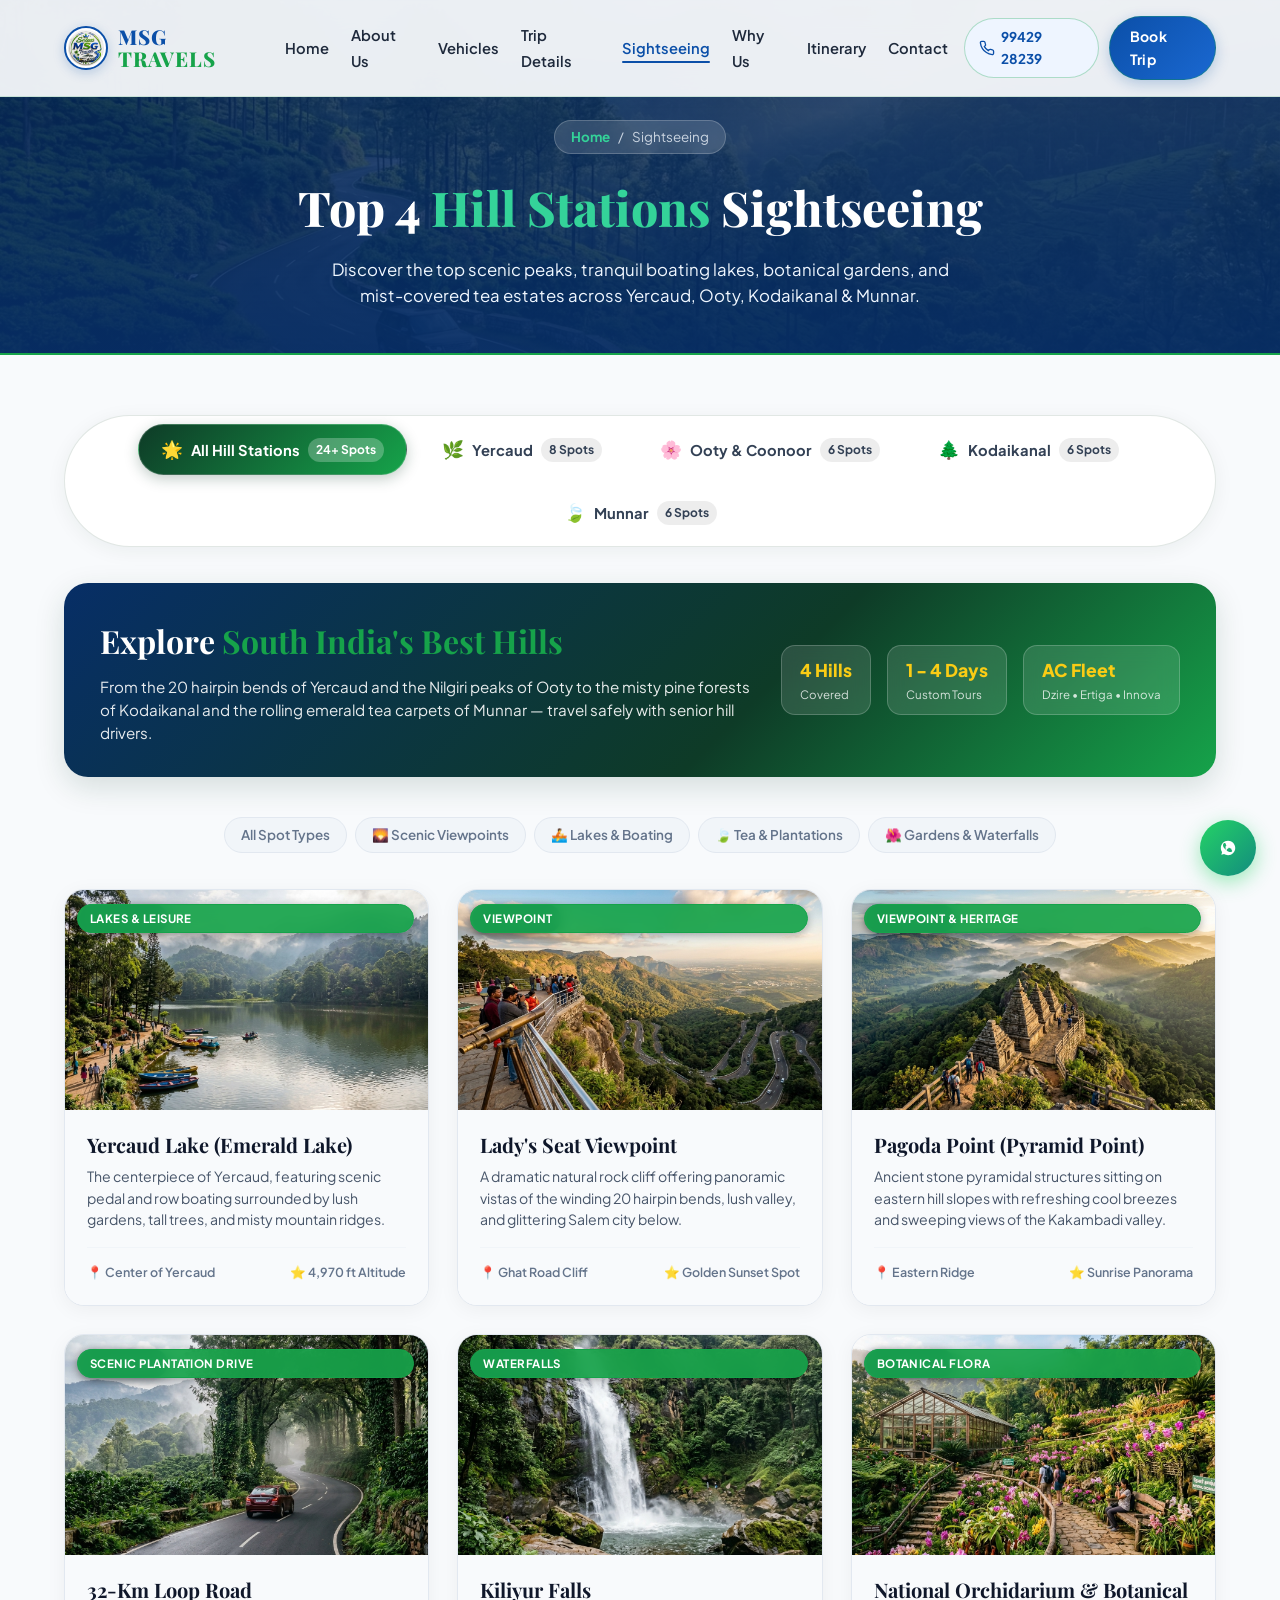
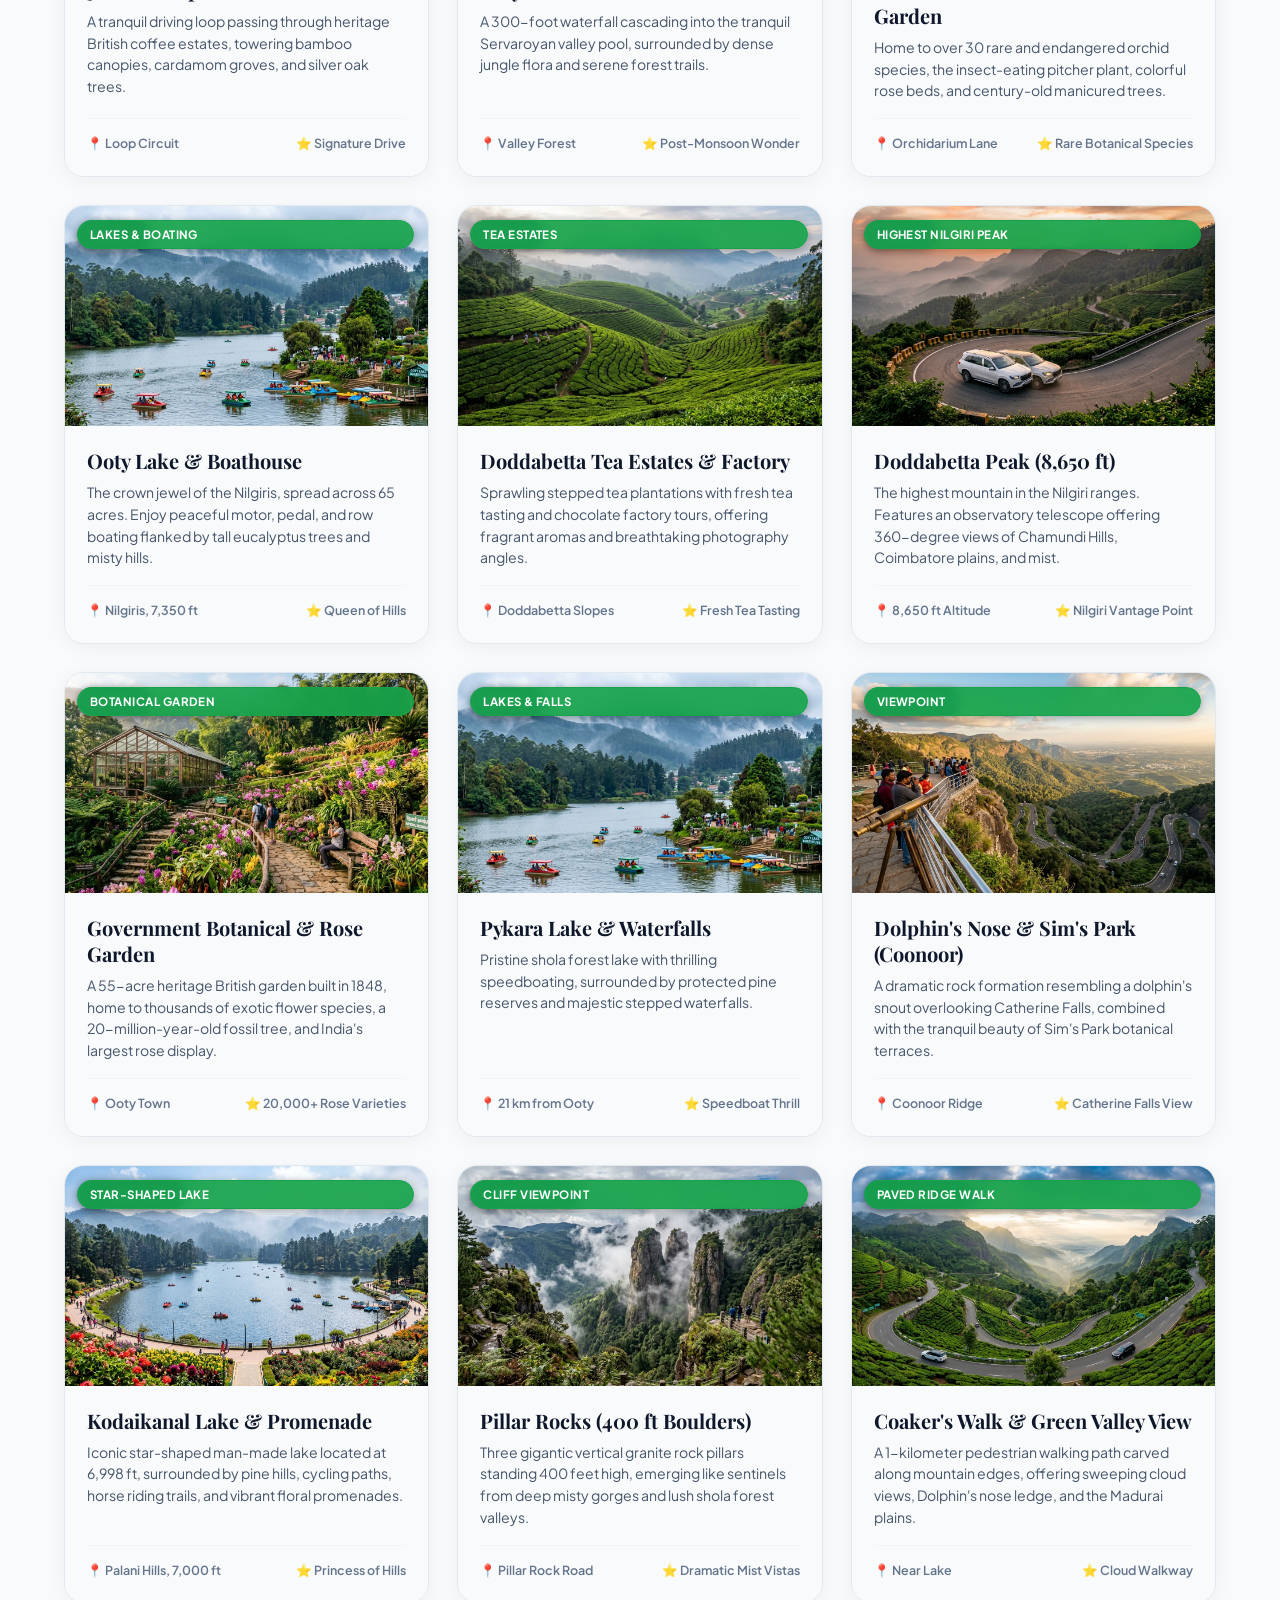
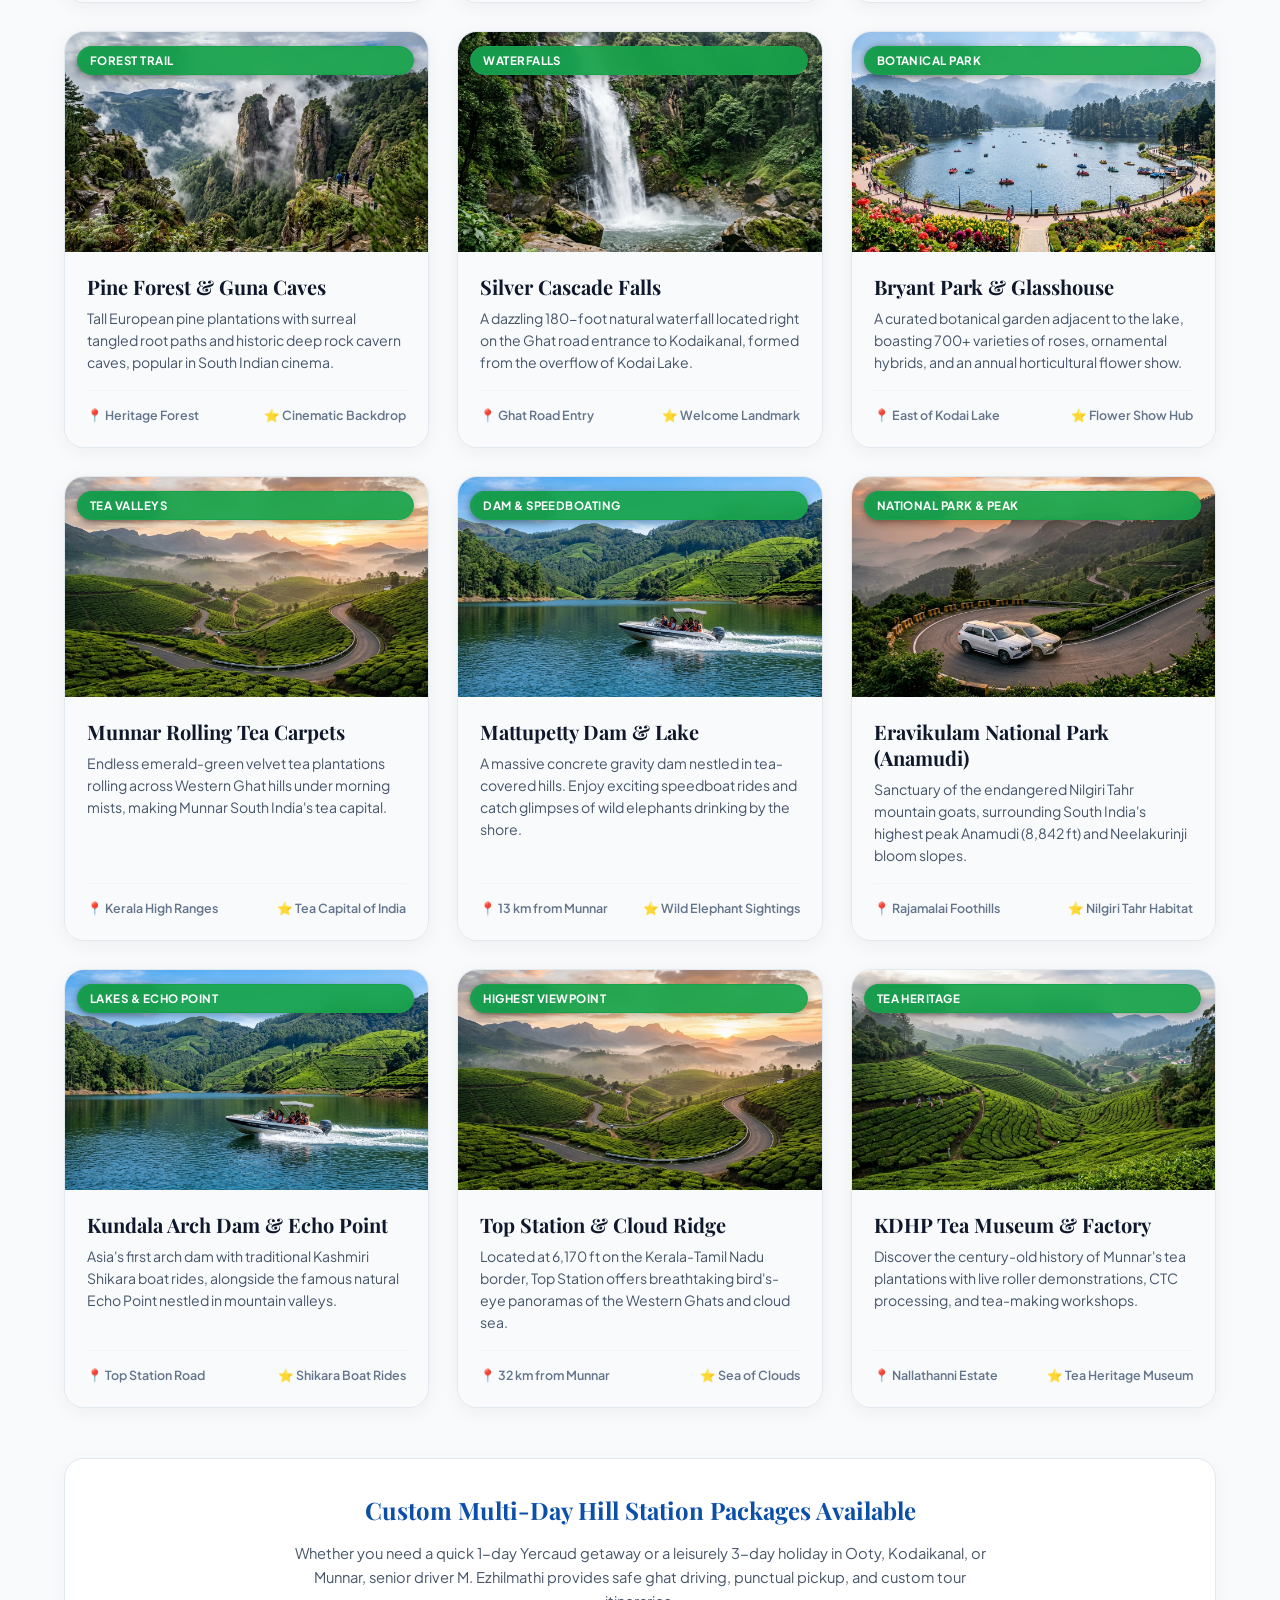
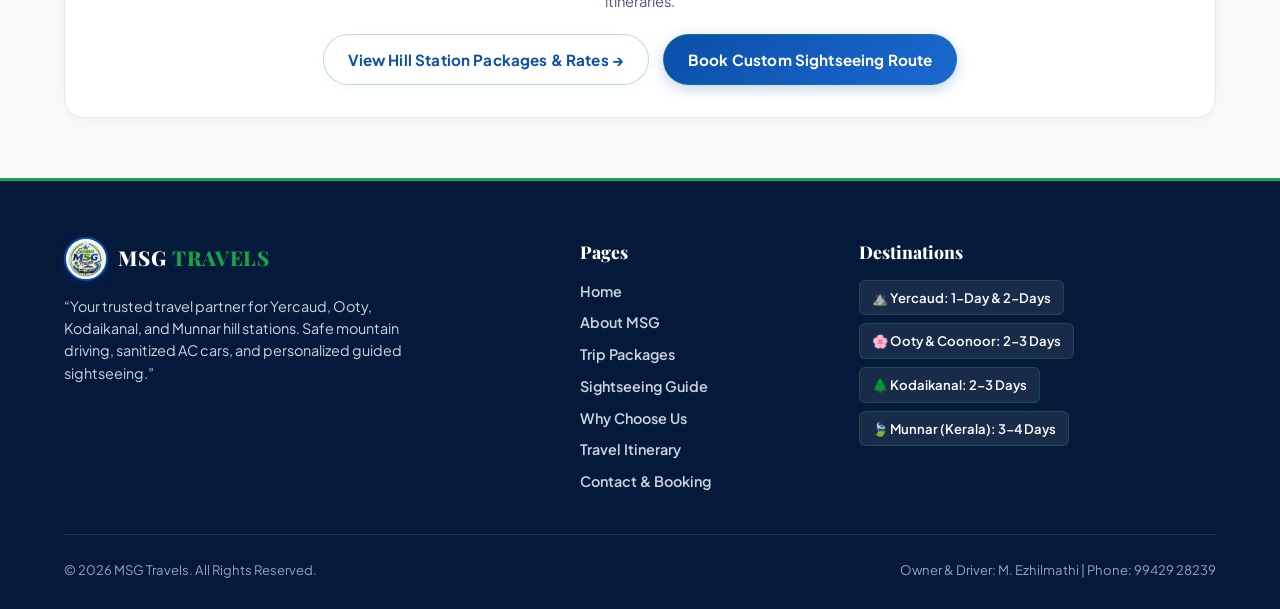
<file: sightseeing.html>
<!DOCTYPE html>
<html lang="en">
<head>
  <meta charset="UTF-8">
  <meta name="viewport" content="width=device-width, initial-scale=1.0, maximum-scale=5.0">
  
  <title>Hill Station Sightseeing Guide — Yercaud, Ooty, Kodaikanal & Munnar | MSG Travels</title>
  <meta name="title" content="Hill Station Sightseeing Guide — Yercaud, Ooty, Kodaikanal & Munnar | MSG Travels">
  <meta name="description" content="Complete sightseeing guide to South India's top 4 hill stations: Yercaud, Ooty, Kodaikanal & Munnar. Book custom mountain cab tours with senior driver M. Ezhilmathi. Call 9942928239.">
  <meta name="keywords" content="Yercaud sightseeing, Ooty sightseeing, Kodaikanal tourist spots, Munnar sightseeing cab, South India hill stations tour, Salem to Ooty cab, Salem to Kodaikanal taxi, Salem to Munnar package">
  <meta name="author" content="MSG Travels - M. Ezhilmathi">
  <meta name="robots" content="index, follow">
  <link rel="canonical" href="https://msgtravels.in/sightseeing.html">

  <!-- Geo-Targeting Meta Tags -->
  <meta name="geo.region" content="IN-TN">
  <meta name="geo.placename" content="Salem, Yercaud, Ooty, Kodaikanal, Munnar, Tamil Nadu, India">

  <!-- Open Graph -->
  <meta property="og:type" content="article">
  <meta property="og:url" content="https://msgtravels.in/sightseeing.html">
  <meta property="og:title" content="Hill Station Sightseeing Guide — Yercaud, Ooty, Kodaikanal & Munnar | MSG Travels">
  <meta property="og:description" content="Explore Yercaud, Ooty, Kodaikanal and Munnar with trusted hill driver M. Ezhilmathi. Clean AC Sedan, Ertiga & Innova Crysta.">
  <meta property="og:image" content="https://msgtravels.in/images/ooty_lake.jpg">

  <link rel="preconnect" href="https://fonts.googleapis.com">
  <link rel="preconnect" href="https://fonts.gstatic.com" crossorigin>
  <link href="https://fonts.googleapis.com/css2?family=Playfair+Display:ital,wght@0,600;0,700;0,800;1,600&family=Plus+Jakarta+Sans:wght@400;500;600;700;800&family=Space+Grotesk:wght@500;700&display=swap" rel="stylesheet">

  <link rel="stylesheet" href="styles.css">

  <script type="application/ld+json">
  {
    "@context": "https://schema.org",
    "@type": "TouristInformationCenter",
    "name": "South India Hill Stations Sightseeing by MSG Travels",
    "image": "https://msgtravels.in/images/ooty_lake.jpg",
    "telephone": "+919942928239",
    "description": "Premier sightseeing packages for Yercaud, Ooty, Kodaikanal, and Munnar hill stations with experienced mountain drivers.",
    "address": {
      "@type": "PostalAddress",
      "addressLocality": "Salem",
      "addressRegion": "Tamil Nadu",
      "addressCountry": "IN"
    }
  }
  </script>
</head>
<body>

  <a href="#content" class="skip-link">Skip to main content</a>

  <!-- Header -->
  <header class="site-header" id="siteHeader">
    <div class="container header-inner">
      <a href="index.html" class="brand-logo" aria-label="MSG Travels Home">
        <div class="brand-badge"><img src="images/logo.png" alt="Salem MSG Travels" class="brand-logo-img"></div>
        <div class="brand-text-wrap"><span class="brand-title">MSG <span>TRAVELS</span></span></div>
      </a>

      <nav aria-label="Main Navigation">
        <ul class="nav-menu">
          <li><a href="index.html" class="nav-link">Home</a></li>
          <li><a href="about.html" class="nav-link">About Us</a></li>
          <li><a href="vehicles.html" class="nav-link">Vehicles</a></li>
          <li><a href="trip.html" class="nav-link">Trip Details</a></li>
          <li><a href="sightseeing.html" class="nav-link active">Sightseeing</a></li>
          <li><a href="why-us.html" class="nav-link">Why Us</a></li>
          <li><a href="experience.html" class="nav-link">Itinerary</a></li>
          <li><a href="contact.html" class="nav-link">Contact</a></li>
        </ul>
      </nav>

      <div class="header-cta-group">
        <a href="tel:9942928239" class="btn-header-call">
          <svg width="16" height="16" viewBox="0 0 24 24" fill="none" stroke="currentColor" stroke-width="2"><path d="M22 16.92v3a2 2 0 0 1-2.18 2 19.79 19.79 0 0 1-8.63-3.07 19.5 19.5 0 0 1-6-6 19.79 19.79 0 0 1-3.07-8.67A2 2 0 0 1 4.11 2h3a2 2 0 0 1 2 1.72 12.84 12.84 0 0 0 .7 2.81 2 2 0 0 1-.45 2.11L8.09 9.91a16 16 0 0 0 6 6l1.27-1.27a2 2 0 0 1 2.11-.45 12.84 12.84 0 0 0 2.81.7A2 2 0 0 1 22 16.92z"/></svg>
          <span>99429 28239</span>
        </a>
        <a href="contact.html" class="btn btn-primary" style="padding: 8px 20px; font-size: 0.88rem;">Book Trip</a>
      </div>

      <button class="mobile-toggle" id="mobileToggle" aria-label="Open Navigation Menu">
        <svg viewBox="0 0 24 24" fill="none" stroke="currentColor" stroke-width="2"><line x1="3" y1="12" x2="21" y2="12"></line><line x1="3" y1="6" x2="21" y2="6"></line><line x1="3" y1="18" x2="21" y2="18"></line></svg>
      </button>
    </div>
  </header>

  <!-- Mobile Drawer -->
  <div class="drawer-backdrop" id="drawerBackdrop"></div>
  <aside class="mobile-nav-drawer" id="mobileDrawer">
    <div>
      <div class="drawer-header">
        <div class="brand-text-wrap"><span class="brand-title">MSG <span>TRAVELS</span></span></div>
        <button class="drawer-close-btn" id="drawerCloseBtn" aria-label="Close Menu"><svg width="28" height="28" viewBox="0 0 24 24" fill="none" stroke="currentColor" stroke-width="2"><line x1="18" y1="6" x2="6" y2="18"></line><line x1="6" y1="6" x2="18" y2="18"></line></svg></button>
      </div>
      <ul class="drawer-links">
        <li><a href="index.html" class="drawer-link">Home <span>→</span></a></li>
        <li><a href="about.html" class="drawer-link">About Us <span>→</span></a></li>
        <li><a href="vehicles.html" class="drawer-link">Our Vehicles <span>→</span></a></li>
        <li><a href="trip.html" class="drawer-link">Trip Details <span>→</span></a></li>
        <li><a href="sightseeing.html" class="drawer-link active">Sightseeing Places <span>→</span></a></li>
        <li><a href="why-us.html" class="drawer-link">Why Choose Us <span>→</span></a></li>
        <li><a href="experience.html" class="drawer-link">Itinerary Roadmap <span>→</span></a></li>
        <li><a href="contact.html" class="drawer-link">Contact & Booking <span>→</span></a></li>
      </ul>
    </div>
    <div class="drawer-contact">
      <a href="tel:9942928239" class="btn btn-call btn-block">Call 99429 28239</a>
      <a href="https://api.whatsapp.com/send?phone=919942928239&text=Hello%20MSG%20Travels,%20I%20would%20like%20to%20enquire%20about%20hill%20station%20sightseeing%20tours." target="_blank" rel="noopener" class="btn btn-whatsapp btn-block">WhatsApp Booking</a>
    </div>
  </aside>

  <!-- Subpage Hero -->
  <section class="subpage-hero">
    <div class="container">
      <div class="breadcrumbs">
        <a href="index.html">Home</a>
        <span>/</span>
        <span>Sightseeing</span>
      </div>
      <h1 class="subpage-title">Top 4 <span>Hill Stations</span> Sightseeing</h1>
      <p class="subpage-desc">Discover the top scenic peaks, tranquil boating lakes, botanical gardens, and mist-covered tea estates across Yercaud, Ooty, Kodaikanal & Munnar.</p>
    </div>
  </section>

  <!-- Main Sightseeing Content -->
  <main id="content">
    <section class="sightseeing-section" style="padding: 60px 0;">
      <div class="container">
        
        <!-- Interactive Hill Station Tabs -->
        <div class="hillstation-tabs-bar">
          <button class="hs-tab-btn active" data-hillstation="all">
            <span class="hs-tab-icon">🌟</span> All Hill Stations <span class="hs-count">24+ Spots</span>
          </button>
          <button class="hs-tab-btn" data-hillstation="yercaud">
            <span class="hs-tab-icon">🌿</span> Yercaud <span class="hs-count">8 Spots</span>
          </button>
          <button class="hs-tab-btn" data-hillstation="ooty">
            <span class="hs-tab-icon">🌸</span> Ooty & Coonoor <span class="hs-count">6 Spots</span>
          </button>
          <button class="hs-tab-btn" data-hillstation="kodaikanal">
            <span class="hs-tab-icon">🌲</span> Kodaikanal <span class="hs-count">6 Spots</span>
          </button>
          <button class="hs-tab-btn" data-hillstation="munnar">
            <span class="hs-tab-icon">🍃</span> Munnar <span class="hs-count">6 Spots</span>
          </button>
        </div>

        <!-- Dynamic Destination Spotlight Banner -->
        <div class="hillstation-banner-card" id="hsSpotlightBanner">
          <div class="hs-banner-info">
            <h2 id="hsBannerTitle">Explore <span>South India's Best Hills</span></h2>
            <p id="hsBannerDesc">From the 20 hairpin bends of Yercaud and the Nilgiri peaks of Ooty to the misty pine forests of Kodaikanal and the rolling emerald tea carpets of Munnar — travel safely with senior hill drivers.</p>
          </div>
          <div class="hs-banner-stats">
            <div class="hs-stat-pill">
              <span class="hs-pill-num">4 Hills</span>
              <span class="hs-pill-lbl">Covered</span>
            </div>
            <div class="hs-stat-pill">
              <span class="hs-pill-num">1 - 4 Days</span>
              <span class="hs-pill-lbl">Custom Tours</span>
            </div>
            <div class="hs-stat-pill">
              <span class="hs-pill-num">AC Fleet</span>
              <span class="hs-pill-lbl">Dzire • Ertiga • Innova</span>
            </div>
          </div>
        </div>

        <!-- Subfilter for Categories -->
        <div class="sightseeing-subfilter">
          <button class="subfilter-btn active" data-subfilter="all">All Spot Types</button>
          <button class="subfilter-btn" data-subfilter="viewpoints">🌄 Scenic Viewpoints</button>
          <button class="subfilter-btn" data-subfilter="lakes">🚣 Lakes & Boating</button>
          <button class="subfilter-btn" data-subfilter="plantations">🍃 Tea & Plantations</button>
          <button class="subfilter-btn" data-subfilter="nature">🌺 Gardens & Waterfalls</button>
        </div>

        <!-- Sightseeing Grid -->
        <div class="sightseeing-grid">
          
          <!-- =======================================================
               YERCAUD ATTRACTIONS
               ======================================================= -->
          <div class="sightseeing-card" data-hillstation="yercaud" data-category="lakes">
            <div class="sightseeing-img-wrap">
              <img src="images/lake.jpg" alt="Yercaud Lake Boating and Gardens" loading="lazy">
              <span class="sightseeing-hs-badge">🌿 Yercaud</span>
              <span class="sightseeing-tag">Lakes & Leisure</span>
            </div>
            <div class="sightseeing-body">
              <div>
                <h3 class="sightseeing-title">Yercaud Lake (Emerald Lake)</h3>
                <p class="sightseeing-desc">The centerpiece of Yercaud, featuring scenic pedal and row boating surrounded by lush gardens, tall trees, and misty mountain ridges.</p>
              </div>
              <div class="sightseeing-meta">
                <span>📍 Center of Yercaud</span>
                <span>⭐ 4,970 ft Altitude</span>
              </div>
            </div>
          </div>

          <div class="sightseeing-card" data-hillstation="yercaud" data-category="viewpoints">
            <div class="sightseeing-img-wrap">
              <img src="images/ladys_seat.jpg" alt="Lady's Seat Viewpoint looking at Ghat roads and Salem" loading="lazy">
              <span class="sightseeing-hs-badge">🌿 Yercaud</span>
              <span class="sightseeing-tag">Viewpoint</span>
            </div>
            <div class="sightseeing-body">
              <div>
                <h3 class="sightseeing-title">Lady's Seat Viewpoint</h3>
                <p class="sightseeing-desc">A dramatic natural rock cliff offering panoramic vistas of the winding 20 hairpin bends, lush valley, and glittering Salem city below.</p>
              </div>
              <div class="sightseeing-meta">
                <span>📍 Ghat Road Cliff</span>
                <span>⭐ Golden Sunset Spot</span>
              </div>
            </div>
          </div>

          <div class="sightseeing-card" data-hillstation="yercaud" data-category="viewpoints">
            <div class="sightseeing-img-wrap">
              <img src="images/pagoda_point.jpg" alt="Pagoda Point Stone Pyramids and Valley" loading="lazy">
              <span class="sightseeing-hs-badge">🌿 Yercaud</span>
              <span class="sightseeing-tag">Viewpoint & Heritage</span>
            </div>
            <div class="sightseeing-body">
              <div>
                <h3 class="sightseeing-title">Pagoda Point (Pyramid Point)</h3>
                <p class="sightseeing-desc">Ancient stone pyramidal structures sitting on eastern hill slopes with refreshing cool breezes and sweeping views of the Kakambadi valley.</p>
              </div>
              <div class="sightseeing-meta">
                <span>📍 Eastern Ridge</span>
                <span>⭐ Sunrise Panorama</span>
              </div>
            </div>
          </div>

          <div class="sightseeing-card" data-hillstation="yercaud" data-category="plantations">
            <div class="sightseeing-img-wrap">
              <img src="images/loop_road.jpg" alt="32-km loop road through coffee plantations" loading="lazy">
              <span class="sightseeing-hs-badge">🌿 Yercaud</span>
              <span class="sightseeing-tag">Scenic Plantation Drive</span>
            </div>
            <div class="sightseeing-body">
              <div>
                <h3 class="sightseeing-title">32-Km Loop Road</h3>
                <p class="sightseeing-desc">A tranquil driving loop passing through heritage British coffee estates, towering bamboo canopies, cardamom groves, and silver oak trees.</p>
              </div>
              <div class="sightseeing-meta">
                <span>📍 Loop Circuit</span>
                <span>⭐ Signature Drive</span>
              </div>
            </div>
          </div>

          <div class="sightseeing-card" data-hillstation="yercaud" data-category="nature">
            <div class="sightseeing-img-wrap">
              <img src="images/kiliyur_falls.jpg" alt="Kiliyur Falls cascading into forest pool" loading="lazy">
              <span class="sightseeing-hs-badge">🌿 Yercaud</span>
              <span class="sightseeing-tag">Waterfalls</span>
            </div>
            <div class="sightseeing-body">
              <div>
                <h3 class="sightseeing-title">Kiliyur Falls</h3>
                <p class="sightseeing-desc">A 300-foot waterfall cascading into the tranquil Servaroyan valley pool, surrounded by dense jungle flora and serene forest trails.</p>
              </div>
              <div class="sightseeing-meta">
                <span>📍 Valley Forest</span>
                <span>⭐ Post-Monsoon Wonder</span>
              </div>
            </div>
          </div>

          <div class="sightseeing-card" data-hillstation="yercaud" data-category="nature">
            <div class="sightseeing-img-wrap">
              <img src="images/botanical_garden.jpg" alt="National Orchidarium and Botanical Garden Yercaud" loading="lazy">
              <span class="sightseeing-hs-badge">🌿 Yercaud</span>
              <span class="sightseeing-tag">Botanical Flora</span>
            </div>
            <div class="sightseeing-body">
              <div>
                <h3 class="sightseeing-title">National Orchidarium & Botanical Garden</h3>
                <p class="sightseeing-desc">Home to over 30 rare and endangered orchid species, the insect-eating pitcher plant, colorful rose beds, and century-old manicured trees.</p>
              </div>
              <div class="sightseeing-meta">
                <span>📍 Orchidarium Lane</span>
                <span>⭐ Rare Botanical Species</span>
              </div>
            </div>
          </div>

          <!-- =======================================================
               OOTY & COONOOR ATTRACTIONS
               ======================================================= -->
          <div class="sightseeing-card" data-hillstation="ooty" data-category="lakes">
            <div class="sightseeing-img-wrap">
              <img src="images/ooty_lake.jpg" alt="Ooty Lake Boating and Eucalyptus Trees" loading="lazy">
              <span class="sightseeing-hs-badge">🌸 Ooty</span>
              <span class="sightseeing-tag">Lakes & Boating</span>
            </div>
            <div class="sightseeing-body">
              <div>
                <h3 class="sightseeing-title">Ooty Lake & Boathouse</h3>
                <p class="sightseeing-desc">The crown jewel of the Nilgiris, spread across 65 acres. Enjoy peaceful motor, pedal, and row boating flanked by tall eucalyptus trees and misty hills.</p>
              </div>
              <div class="sightseeing-meta">
                <span>📍 Nilgiris, 7,350 ft</span>
                <span>⭐ Queen of Hills</span>
              </div>
            </div>
          </div>

          <div class="sightseeing-card" data-hillstation="ooty" data-category="plantations">
            <div class="sightseeing-img-wrap">
              <img src="images/ooty_tea_garden.jpg" alt="Rolling Tea Estates and Factory in Ooty" loading="lazy">
              <span class="sightseeing-hs-badge">🌸 Ooty</span>
              <span class="sightseeing-tag">Tea Estates</span>
            </div>
            <div class="sightseeing-body">
              <div>
                <h3 class="sightseeing-title">Doddabetta Tea Estates & Factory</h3>
                <p class="sightseeing-desc">Sprawling stepped tea plantations with fresh tea tasting and chocolate factory tours, offering fragrant aromas and breathtaking photography angles.</p>
              </div>
              <div class="sightseeing-meta">
                <span>📍 Doddabetta Slopes</span>
                <span>⭐ Fresh Tea Tasting</span>
              </div>
            </div>
          </div>

          <div class="sightseeing-card" data-hillstation="ooty" data-category="viewpoints">
            <div class="sightseeing-img-wrap">
              <img src="images/hero_hills.jpg" alt="Doddabetta Peak Highest Point in Nilgiris" loading="lazy">
              <span class="sightseeing-hs-badge">🌸 Ooty</span>
              <span class="sightseeing-tag">Highest Nilgiri Peak</span>
            </div>
            <div class="sightseeing-body">
              <div>
                <h3 class="sightseeing-title">Doddabetta Peak (8,650 ft)</h3>
                <p class="sightseeing-desc">The highest mountain in the Nilgiri ranges. Features an observatory telescope offering 360-degree views of Chamundi Hills, Coimbatore plains, and mist.</p>
              </div>
              <div class="sightseeing-meta">
                <span>📍 8,650 ft Altitude</span>
                <span>⭐ Nilgiri Vantage Point</span>
              </div>
            </div>
          </div>

          <div class="sightseeing-card" data-hillstation="ooty" data-category="nature">
            <div class="sightseeing-img-wrap">
              <img src="images/botanical_garden.jpg" alt="Government Botanical Garden Ooty" loading="lazy">
              <span class="sightseeing-hs-badge">🌸 Ooty</span>
              <span class="sightseeing-tag">Botanical Garden</span>
            </div>
            <div class="sightseeing-body">
              <div>
                <h3 class="sightseeing-title">Government Botanical & Rose Garden</h3>
                <p class="sightseeing-desc">A 55-acre heritage British garden built in 1848, home to thousands of exotic flower species, a 20-million-year-old fossil tree, and India's largest rose display.</p>
              </div>
              <div class="sightseeing-meta">
                <span>📍 Ooty Town</span>
                <span>⭐ 20,000+ Rose Varieties</span>
              </div>
            </div>
          </div>

          <div class="sightseeing-card" data-hillstation="ooty" data-category="lakes">
            <div class="sightseeing-img-wrap">
              <img src="images/ooty_lake.jpg" alt="Pykara Lake and Waterfalls" loading="lazy">
              <span class="sightseeing-hs-badge">🌸 Ooty</span>
              <span class="sightseeing-tag">Lakes & Falls</span>
            </div>
            <div class="sightseeing-body">
              <div>
                <h3 class="sightseeing-title">Pykara Lake & Waterfalls</h3>
                <p class="sightseeing-desc">Pristine shola forest lake with thrilling speedboating, surrounded by protected pine reserves and majestic stepped waterfalls.</p>
              </div>
              <div class="sightseeing-meta">
                <span>📍 21 km from Ooty</span>
                <span>⭐ Speedboat Thrill</span>
              </div>
            </div>
          </div>

          <div class="sightseeing-card" data-hillstation="ooty" data-category="viewpoints">
            <div class="sightseeing-img-wrap">
              <img src="images/ladys_seat.jpg" alt="Coonoor Dolphin's Nose and Sim's Park" loading="lazy">
              <span class="sightseeing-hs-badge">🌸 Coonoor</span>
              <span class="sightseeing-tag">Viewpoint</span>
            </div>
            <div class="sightseeing-body">
              <div>
                <h3 class="sightseeing-title">Dolphin's Nose & Sim's Park (Coonoor)</h3>
                <p class="sightseeing-desc">A dramatic rock formation resembling a dolphin's snout overlooking Catherine Falls, combined with the tranquil beauty of Sim's Park botanical terraces.</p>
              </div>
              <div class="sightseeing-meta">
                <span>📍 Coonoor Ridge</span>
                <span>⭐ Catherine Falls View</span>
              </div>
            </div>
          </div>

          <!-- =======================================================
               KODAIKANAL ATTRACTIONS
               ======================================================= -->
          <div class="sightseeing-card" data-hillstation="kodaikanal" data-category="lakes">
            <div class="sightseeing-img-wrap">
              <img src="images/kodai_lake.jpg" alt="Kodaikanal Star Lake and Cycle Track" loading="lazy">
              <span class="sightseeing-hs-badge">🌲 Kodaikanal</span>
              <span class="sightseeing-tag">Star-Shaped Lake</span>
            </div>
            <div class="sightseeing-body">
              <div>
                <h3 class="sightseeing-title">Kodaikanal Lake & Promenade</h3>
                <p class="sightseeing-desc">Iconic star-shaped man-made lake located at 6,998 ft, surrounded by pine hills, cycling paths, horse riding trails, and vibrant floral promenades.</p>
              </div>
              <div class="sightseeing-meta">
                <span>📍 Palani Hills, 7,000 ft</span>
                <span>⭐ Princess of Hills</span>
              </div>
            </div>
          </div>

          <div class="sightseeing-card" data-hillstation="kodaikanal" data-category="viewpoints">
            <div class="sightseeing-img-wrap">
              <img src="images/kodai_pillar_rocks.jpg" alt="Pillar Rocks Kodaikanal Granite Cliffs" loading="lazy">
              <span class="sightseeing-hs-badge">🌲 Kodaikanal</span>
              <span class="sightseeing-tag">Cliff Viewpoint</span>
            </div>
            <div class="sightseeing-body">
              <div>
                <h3 class="sightseeing-title">Pillar Rocks (400 ft Boulders)</h3>
                <p class="sightseeing-desc">Three gigantic vertical granite rock pillars standing 400 feet high, emerging like sentinels from deep misty gorges and lush shola forest valleys.</p>
              </div>
              <div class="sightseeing-meta">
                <span>📍 Pillar Rock Road</span>
                <span>⭐ Dramatic Mist Vistas</span>
              </div>
            </div>
          </div>

          <div class="sightseeing-card" data-hillstation="kodaikanal" data-category="viewpoints">
            <div class="sightseeing-img-wrap">
              <img src="images/hero_temple.jpg" alt="Coaker's Walk Kodaikanal Valley View" loading="lazy">
              <span class="sightseeing-hs-badge">🌲 Kodaikanal</span>
              <span class="sightseeing-tag">Paved Ridge Walk</span>
            </div>
            <div class="sightseeing-body">
              <div>
                <h3 class="sightseeing-title">Coaker's Walk & Green Valley View</h3>
                <p class="sightseeing-desc">A 1-kilometer pedestrian walking path carved along mountain edges, offering sweeping cloud views, Dolphin's nose ledge, and the Madurai plains.</p>
              </div>
              <div class="sightseeing-meta">
                <span>📍 Near Lake</span>
                <span>⭐ Cloud Walkway</span>
              </div>
            </div>
          </div>

          <div class="sightseeing-card" data-hillstation="kodaikanal" data-category="plantations">
            <div class="sightseeing-img-wrap">
              <img src="images/kodai_pillar_rocks.jpg" alt="Pine Forest and Guna Caves Kodaikanal" loading="lazy">
              <span class="sightseeing-hs-badge">🌲 Kodaikanal</span>
              <span class="sightseeing-tag">Forest Trail</span>
            </div>
            <div class="sightseeing-body">
              <div>
                <h3 class="sightseeing-title">Pine Forest & Guna Caves</h3>
                <p class="sightseeing-desc">Tall European pine plantations with surreal tangled root paths and historic deep rock cavern caves, popular in South Indian cinema.</p>
              </div>
              <div class="sightseeing-meta">
                <span>📍 Heritage Forest</span>
                <span>⭐ Cinematic Backdrop</span>
              </div>
            </div>
          </div>

          <div class="sightseeing-card" data-hillstation="kodaikanal" data-category="nature">
            <div class="sightseeing-img-wrap">
              <img src="images/kiliyur_falls.jpg" alt="Silver Cascade Waterfall Kodaikanal" loading="lazy">
              <span class="sightseeing-hs-badge">🌲 Kodaikanal</span>
              <span class="sightseeing-tag">Waterfalls</span>
            </div>
            <div class="sightseeing-body">
              <div>
                <h3 class="sightseeing-title">Silver Cascade Falls</h3>
                <p class="sightseeing-desc">A dazzling 180-foot natural waterfall located right on the Ghat road entrance to Kodaikanal, formed from the overflow of Kodai Lake.</p>
              </div>
              <div class="sightseeing-meta">
                <span>📍 Ghat Road Entry</span>
                <span>⭐ Welcome Landmark</span>
              </div>
            </div>
          </div>

          <div class="sightseeing-card" data-hillstation="kodaikanal" data-category="nature">
            <div class="sightseeing-img-wrap">
              <img src="images/kodai_lake.jpg" alt="Bryant Park Kodaikanal Botanical Show" loading="lazy">
              <span class="sightseeing-hs-badge">🌲 Kodaikanal</span>
              <span class="sightseeing-tag">Botanical Park</span>
            </div>
            <div class="sightseeing-body">
              <div>
                <h3 class="sightseeing-title">Bryant Park & Glasshouse</h3>
                <p class="sightseeing-desc">A curated botanical garden adjacent to the lake, boasting 700+ varieties of roses, ornamental hybrids, and an annual horticultural flower show.</p>
              </div>
              <div class="sightseeing-meta">
                <span>📍 East of Kodai Lake</span>
                <span>⭐ Flower Show Hub</span>
              </div>
            </div>
          </div>

          <!-- =======================================================
               MUNNAR ATTRACTIONS
               ======================================================= -->
          <div class="sightseeing-card" data-hillstation="munnar" data-category="plantations">
            <div class="sightseeing-img-wrap">
              <img src="images/munnar_tea_hills.jpg" alt="Rolling Tea Estates in Munnar Kerala" loading="lazy">
              <span class="sightseeing-hs-badge">🍃 Munnar</span>
              <span class="sightseeing-tag">Tea Valleys</span>
            </div>
            <div class="sightseeing-body">
              <div>
                <h3 class="sightseeing-title">Munnar Rolling Tea Carpets</h3>
                <p class="sightseeing-desc">Endless emerald-green velvet tea plantations rolling across Western Ghat hills under morning mists, making Munnar South India's tea capital.</p>
              </div>
              <div class="sightseeing-meta">
                <span>📍 Kerala High Ranges</span>
                <span>⭐ Tea Capital of India</span>
              </div>
            </div>
          </div>

          <div class="sightseeing-card" data-hillstation="munnar" data-category="lakes">
            <div class="sightseeing-img-wrap">
              <img src="images/munnar_mattupetty.jpg" alt="Mattupetty Dam Speedboating in Munnar" loading="lazy">
              <span class="sightseeing-hs-badge">🍃 Munnar</span>
              <span class="sightseeing-tag">Dam & Speedboating</span>
            </div>
            <div class="sightseeing-body">
              <div>
                <h3 class="sightseeing-title">Mattupetty Dam & Lake</h3>
                <p class="sightseeing-desc">A massive concrete gravity dam nestled in tea-covered hills. Enjoy exciting speedboat rides and catch glimpses of wild elephants drinking by the shore.</p>
              </div>
              <div class="sightseeing-meta">
                <span>📍 13 km from Munnar</span>
                <span>⭐ Wild Elephant Sightings</span>
              </div>
            </div>
          </div>

          <div class="sightseeing-card" data-hillstation="munnar" data-category="nature">
            <div class="sightseeing-img-wrap">
              <img src="images/hero_hills.jpg" alt="Eravikulam National Park and Anamudi Peak" loading="lazy">
              <span class="sightseeing-hs-badge">🍃 Munnar</span>
              <span class="sightseeing-tag">National Park & Peak</span>
            </div>
            <div class="sightseeing-body">
              <div>
                <h3 class="sightseeing-title">Eravikulam National Park (Anamudi)</h3>
                <p class="sightseeing-desc">Sanctuary of the endangered Nilgiri Tahr mountain goats, surrounding South India's highest peak Anamudi (8,842 ft) and Neelakurinji bloom slopes.</p>
              </div>
              <div class="sightseeing-meta">
                <span>📍 Rajamalai Foothills</span>
                <span>⭐ Nilgiri Tahr Habitat</span>
              </div>
            </div>
          </div>

          <div class="sightseeing-card" data-hillstation="munnar" data-category="lakes">
            <div class="sightseeing-img-wrap">
              <img src="images/munnar_mattupetty.jpg" alt="Kundala Lake and Echo Point Munnar" loading="lazy">
              <span class="sightseeing-hs-badge">🍃 Munnar</span>
              <span class="sightseeing-tag">Lakes & Echo Point</span>
            </div>
            <div class="sightseeing-body">
              <div>
                <h3 class="sightseeing-title">Kundala Arch Dam & Echo Point</h3>
                <p class="sightseeing-desc">Asia's first arch dam with traditional Kashmiri Shikara boat rides, alongside the famous natural Echo Point nestled in mountain valleys.</p>
              </div>
              <div class="sightseeing-meta">
                <span>📍 Top Station Road</span>
                <span>⭐ Shikara Boat Rides</span>
              </div>
            </div>
          </div>

          <div class="sightseeing-card" data-hillstation="munnar" data-category="viewpoints">
            <div class="sightseeing-img-wrap">
              <img src="images/munnar_tea_hills.jpg" alt="Top Station Munnar Kerala Tamil Nadu Border View" loading="lazy">
              <span class="sightseeing-hs-badge">🍃 Munnar</span>
              <span class="sightseeing-tag">Highest Viewpoint</span>
            </div>
            <div class="sightseeing-body">
              <div>
                <h3 class="sightseeing-title">Top Station & Cloud Ridge</h3>
                <p class="sightseeing-desc">Located at 6,170 ft on the Kerala-Tamil Nadu border, Top Station offers breathtaking bird's-eye panoramas of the Western Ghats and cloud sea.</p>
              </div>
              <div class="sightseeing-meta">
                <span>📍 32 km from Munnar</span>
                <span>⭐ Sea of Clouds</span>
              </div>
            </div>
          </div>

          <div class="sightseeing-card" data-hillstation="munnar" data-category="plantations">
            <div class="sightseeing-img-wrap">
              <img src="images/ooty_tea_garden.jpg" alt="Tata Tea Museum Munnar" loading="lazy">
              <span class="sightseeing-hs-badge">🍃 Munnar</span>
              <span class="sightseeing-tag">Tea Heritage</span>
            </div>
            <div class="sightseeing-body">
              <div>
                <h3 class="sightseeing-title">KDHP Tea Museum & Factory</h3>
                <p class="sightseeing-desc">Discover the century-old history of Munnar's tea plantations with live roller demonstrations, CTC processing, and tea-making workshops.</p>
              </div>
              <div class="sightseeing-meta">
                <span>📍 Nallathanni Estate</span>
                <span>⭐ Tea Heritage Museum</span>
              </div>
            </div>
          </div>

        </div>

        <!-- Call to Action Banner -->
        <div class="sightseeing-disclaimer" style="margin-top: 50px; background: #ffffff; padding: 32px; border-radius: 20px; border: 1.5px solid #e2e8f0; text-align: center; box-shadow: 0 4px 20px rgba(0,0,0,0.04);">
          <h3 style="font-family: var(--font-serif); font-size: 1.5rem; color: var(--color-primary); margin-bottom: 10px;">Custom Multi-Day Hill Station Packages Available</h3>
          <p style="color: #475569; max-width: 700px; margin: 0 auto 20px; font-size: 0.92rem;">
            Whether you need a quick 1-day Yercaud getaway or a leisurely 3-day holiday in Ooty, Kodaikanal, or Munnar, senior driver M. Ezhilmathi provides safe ghat driving, punctual pickup, and custom tour itineraries.
          </p>
          <div style="display: flex; gap: 14px; justify-content: center; flex-wrap: wrap;">
            <a href="trip.html" class="btn btn-secondary">View Hill Station Packages & Rates →</a>
            <a href="contact.html" class="btn btn-primary">Book Custom Sightseeing Route</a>
          </div>
        </div>

      </div>
    </section>
  </main>

  <!-- Footer -->
  <footer class="site-footer">
    <div class="container">
      <div class="footer-top">
        <div class="footer-brand">
          <div class="brand-logo"><div class="brand-badge"><img src="images/logo.png" alt="Salem MSG Travels" class="brand-logo-img"></div><div class="brand-text-wrap"><span class="brand-title">MSG <span>TRAVELS</span></span></div></div>
          <p>“Your trusted travel partner for Yercaud, Ooty, Kodaikanal, and Munnar hill stations. Safe mountain driving, sanitized AC cars, and personalized guided sightseeing.”</p>
        </div>
        <div>
          <h4 class="footer-heading">Pages</h4>
          <ul class="footer-links-list">
            <li><a href="index.html">Home</a></li>
            <li><a href="about.html">About MSG</a></li>
            <li><a href="trip.html">Trip Packages</a></li>
            <li><a href="sightseeing.html">Sightseeing Guide</a></li>
            <li><a href="why-us.html">Why Choose Us</a></li>
            <li><a href="experience.html">Travel Itinerary</a></li>
            <li><a href="contact.html">Contact & Booking</a></li>
          </ul>
        </div>
        <div>
          <h4 class="footer-heading">Destinations</h4>
          <div class="footer-trip-meta">
            <div class="footer-trip-pill">⛰️ Yercaud: 1-Day & 2-Days</div>
            <div class="footer-trip-pill">🌸 Ooty & Coonoor: 2-3 Days</div>
            <div class="footer-trip-pill">🌲 Kodaikanal: 2-3 Days</div>
            <div class="footer-trip-pill">🍃 Munnar (Kerala): 3-4 Days</div>
          </div>
        </div>
      </div>
      <div class="footer-bottom">
        <div>© 2026 MSG Travels. All Rights Reserved.</div>
        <div>Owner & Driver: M. Ezhilmathi | Phone: 99429 28239</div>
      </div>
    </div>
  </footer>

  <a href="https://api.whatsapp.com/send?phone=919942928239&text=Hello%20MSG%20Travels,%20I%20would%20like%20to%20enquire%20about%20the%20hill%20station%20sightseeing%20tours." target="_blank" rel="noopener" class="floating-whatsapp-btn" aria-label="Chat on WhatsApp">
    <svg viewBox="0 0 24 24" fill="currentColor"><path d="M12.031 6.172c-3.181 0-5.767 2.586-5.768 5.766-.001 1.298.38 2.27 1.019 3.287l-.582 2.128 2.182-.573c.978.58 1.911.928 3.145.929 3.178 0 5.767-2.587 5.768-5.766.001-3.187-2.575-5.771-5.764-5.771zm3.392 8.244c-.144.405-.837.774-1.17.824-.312.045-.694.07-1.117-.066-.271-.086-.622-.224-1.077-.423-1.927-.84-3.18-2.775-3.277-2.903-.097-.129-.787-1.045-.787-1.993 0-.949.497-1.413.673-1.606.177-.193.385-.242.514-.242.13 0 .259.002.372.007.12.006.279-.046.438.336.162.388.555 1.353.604 1.452.05.099.083.216.017.348-.066.132-.099.215-.198.33-.099.116-.208.26-.297.349-.1.1-.205.209-.089.408.117.199.52 8.58 1.117 1.11 1.074.538.163.267.33.376.536.432.206.056.327-.05.474-.216.147-.166.626-.729.794-.979.167-.25.334-.208.56-.125.226.084 1.433.676 1.68.799.248.124.412.185.474.29.062.106.062.613-.082 1.018z"/></svg>
  </a>

  <script src="script.js"></script>
</body>
</html>
</file>
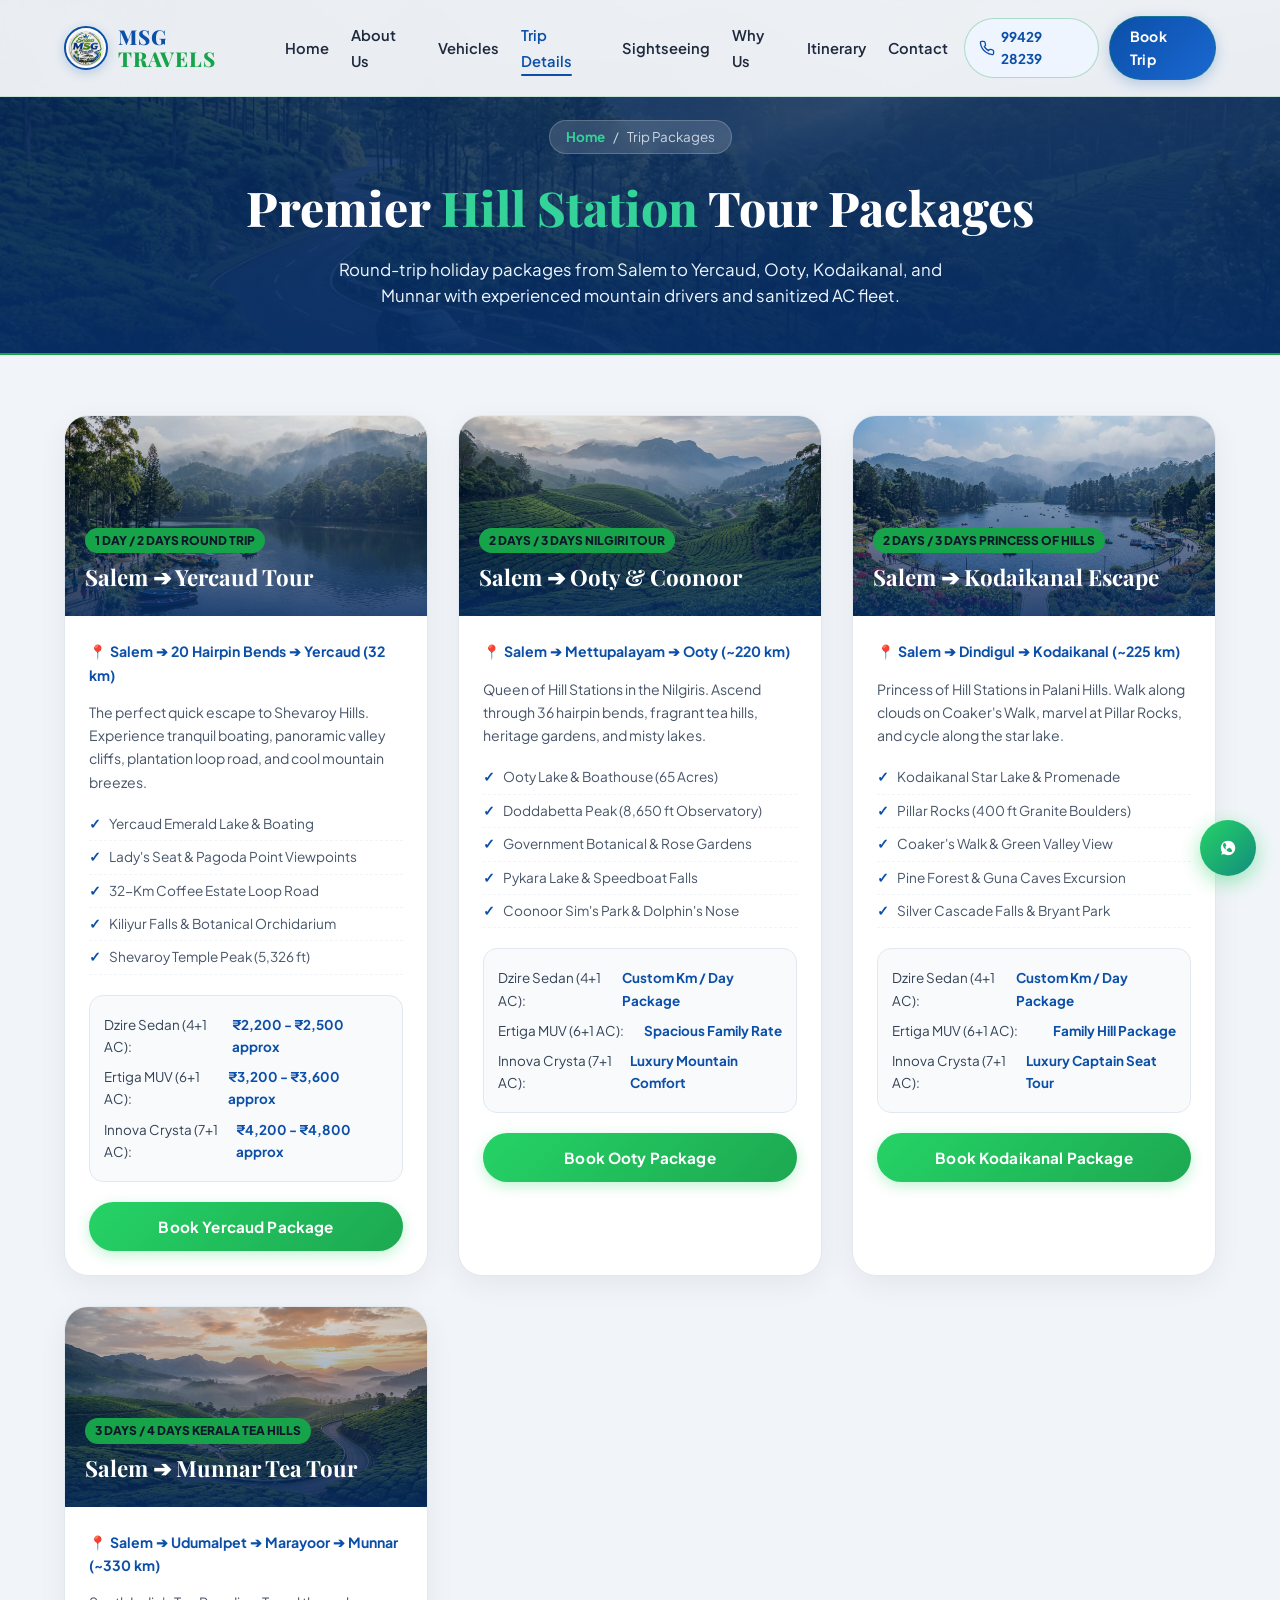
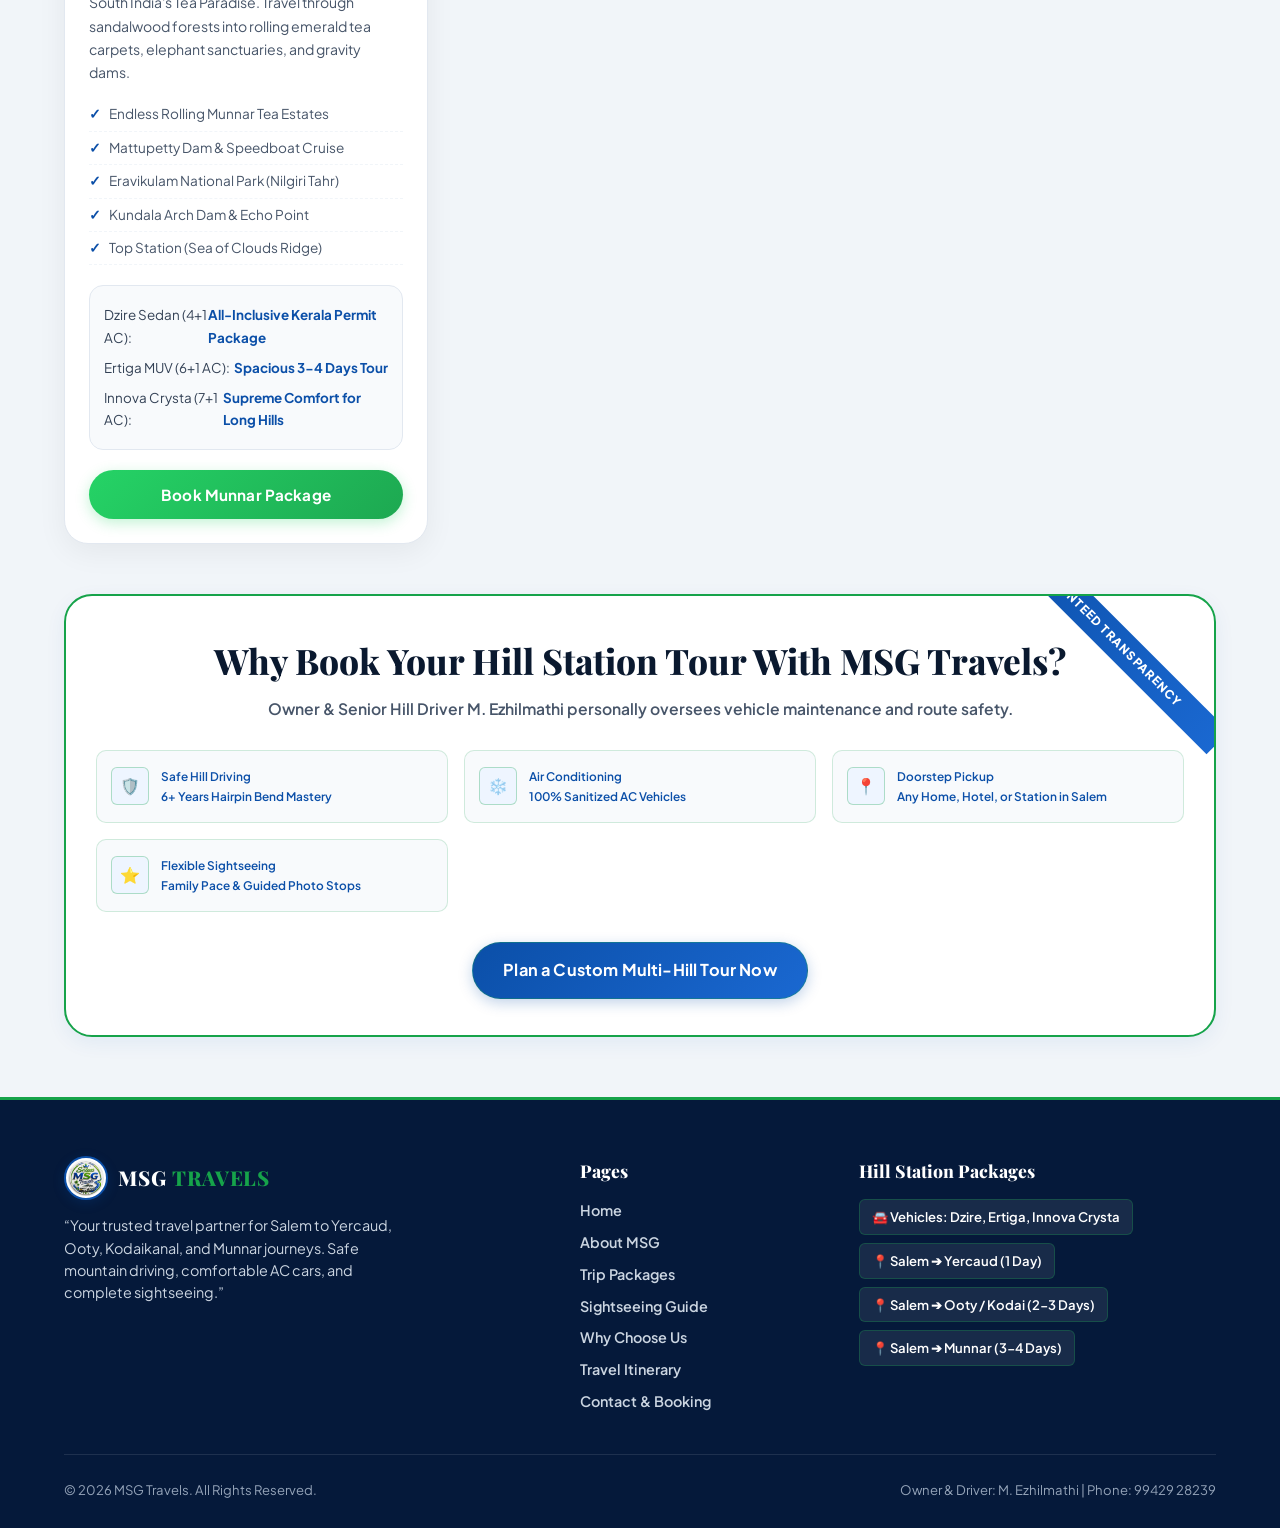
<file: trip.html>
<!DOCTYPE html>
<html lang="en">
<head>
  <meta charset="UTF-8">
  <meta name="viewport" content="width=device-width, initial-scale=1.0, maximum-scale=5.0">
  
  <title>Hill Station Tour Packages & Cab Fares — Yercaud, Ooty, Kodaikanal & Munnar | MSG Travels</title>
  <meta name="title" content="Hill Station Tour Packages & Cab Fares — Yercaud, Ooty, Kodaikanal & Munnar | MSG Travels">
  <meta name="description" content="Affordable round trip tour packages from Salem to Yercaud, Ooty, Kodaikanal, and Munnar hill stations. Dzire, Ertiga, Innova Crysta & Tempo Traveller AC cabs. Call 9942928239.">
  <meta name="keywords" content="Salem to Yercaud package, Salem to Ooty cab package, Salem to Kodaikanal tour, Salem to Munnar taxi package, South India hill stations cab fares, Innova taxi to Ooty from Salem">
  <meta name="author" content="MSG Travels - M. Ezhilmathi">
  <meta name="robots" content="index, follow">
  <link rel="canonical" href="https://msgtravels.in/trip.html">

  <!-- Geo-Targeting Meta Tags -->
  <meta name="geo.region" content="IN-TN">
  <meta name="geo.placename" content="Salem, Tamil Nadu, India">

  <!-- Open Graph -->
  <meta property="og:type" content="article">
  <meta property="og:url" content="https://msgtravels.in/trip.html">
  <meta property="og:title" content="Hill Station Tour Packages & Cab Fares | MSG Travels">
  <meta property="og:description" content="Explore Yercaud, Ooty, Kodaikanal and Munnar with trusted mountain driver M. Ezhilmathi. Dzire, Ertiga & Innova Crysta.">
  <meta property="og:image" content="https://msgtravels.in/images/ooty_tea_garden.jpg">

  <link rel="preconnect" href="https://fonts.googleapis.com">
  <link rel="preconnect" href="https://fonts.gstatic.com" crossorigin>
  <link href="https://fonts.googleapis.com/css2?family=Playfair+Display:ital,wght@0,600;0,700;0,800;1,600&family=Plus+Jakarta+Sans:wght@400;500;600;700;800&family=Space+Grotesk:wght@500;700&display=swap" rel="stylesheet">

  <link rel="stylesheet" href="styles.css">

  <script type="application/ld+json">
  {
    "@context": "https://schema.org",
    "@type": "Product",
    "name": "South India Hill Stations Tour Packages by MSG Travels",
    "image": "https://msgtravels.in/images/ooty_tea_garden.jpg",
    "description": "Round trip hill station tours from Salem to Yercaud, Ooty, Kodaikanal, and Munnar with driver M. Ezhilmathi.",
    "brand": {
      "@type": "Brand",
      "name": "MSG Travels"
    },
    "offers": {
      "@type": "AggregateOffer",
      "priceCurrency": "INR",
      "availability": "https://schema.org/InStock"
    }
  }
  </script>
</head>
<body>

  <a href="#content" class="skip-link">Skip to main content</a>

  <!-- Header -->
  <header class="site-header" id="siteHeader">
    <div class="container header-inner">
      <a href="index.html" class="brand-logo" aria-label="MSG Travels Home">
        <div class="brand-badge"><img src="images/logo.png" alt="Salem MSG Travels" class="brand-logo-img"></div>
        <div class="brand-text-wrap">
          <span class="brand-title">MSG <span>TRAVELS</span></span>
        </div>
      </a>

      <nav aria-label="Main Navigation">
        <ul class="nav-menu">
          <li><a href="index.html" class="nav-link">Home</a></li>
          <li><a href="about.html" class="nav-link">About Us</a></li>
          <li><a href="vehicles.html" class="nav-link">Vehicles</a></li>
          <li><a href="trip.html" class="nav-link active">Trip Details</a></li>
          <li><a href="sightseeing.html" class="nav-link">Sightseeing</a></li>
          <li><a href="why-us.html" class="nav-link">Why Us</a></li>
          <li><a href="experience.html" class="nav-link">Itinerary</a></li>
          <li><a href="contact.html" class="nav-link">Contact</a></li>
        </ul>
      </nav>

      <div class="header-cta-group">
        <a href="tel:9942928239" class="btn-header-call">
          <svg width="16" height="16" viewBox="0 0 24 24" fill="none" stroke="currentColor" stroke-width="2"><path d="M22 16.92v3a2 2 0 0 1-2.18 2 19.79 19.79 0 0 1-8.63-3.07 19.5 19.5 0 0 1-6-6 19.79 19.79 0 0 1-3.07-8.67A2 2 0 0 1 4.11 2h3a2 2 0 0 1 2 1.72 12.84 12.84 0 0 0 .7 2.81 2 2 0 0 1-.45 2.11L8.09 9.91a16 16 0 0 0 6 6l1.27-1.27a2 2 0 0 1 2.11-.45 12.84 12.84 0 0 0 2.81.7A2 2 0 0 1 22 16.92z"/></svg>
          <span>99429 28239</span>
        </a>
        <a href="contact.html" class="btn btn-primary" style="padding: 8px 20px; font-size: 0.88rem;">Book Trip</a>
      </div>

      <button class="mobile-toggle" id="mobileToggle" aria-label="Open Navigation Menu">
        <svg viewBox="0 0 24 24" fill="none" stroke="currentColor" stroke-width="2"><line x1="3" y1="12" x2="21" y2="12"></line><line x1="3" y1="6" x2="21" y2="6"></line><line x1="3" y1="18" x2="21" y2="18"></line></svg>
      </button>
    </div>
  </header>

  <!-- Mobile Drawer -->
  <div class="drawer-backdrop" id="drawerBackdrop"></div>
  <aside class="mobile-nav-drawer" id="mobileDrawer">
    <div>
      <div class="drawer-header">
        <div class="brand-text-wrap"><span class="brand-title">MSG <span>TRAVELS</span></span></div>
        <button class="drawer-close-btn" id="drawerCloseBtn" aria-label="Close Menu"><svg width="28" height="28" viewBox="0 0 24 24" fill="none" stroke="currentColor" stroke-width="2"><line x1="18" y1="6" x2="6" y2="18"></line><line x1="6" y1="6" x2="18" y2="18"></line></svg></button>
      </div>
      <ul class="drawer-links">
        <li><a href="index.html" class="drawer-link">Home <span>→</span></a></li>
        <li><a href="about.html" class="drawer-link">About Us <span>→</span></a></li>
        <li><a href="vehicles.html" class="drawer-link">Our Vehicles <span>→</span></a></li>
        <li><a href="trip.html" class="drawer-link active">Trip Details <span>→</span></a></li>
        <li><a href="sightseeing.html" class="drawer-link">Sightseeing Places <span>→</span></a></li>
        <li><a href="why-us.html" class="drawer-link">Why Choose Us <span>→</span></a></li>
        <li><a href="experience.html" class="drawer-link">Itinerary Roadmap <span>→</span></a></li>
        <li><a href="contact.html" class="drawer-link">Contact & Booking <span>→</span></a></li>
      </ul>
    </div>
    <div class="drawer-contact">
      <a href="tel:9942928239" class="btn btn-call btn-block">Call 99429 28239</a>
      <a href="https://api.whatsapp.com/send?phone=919942928239&text=Hello%20MSG%20Travels,%20I%20would%20like%20to%20enquire%20about%20the%20trip%20packages." target="_blank" rel="noopener" class="btn btn-whatsapp btn-block">WhatsApp Booking</a>
    </div>
  </aside>

  <!-- Subpage Hero -->
  <section class="subpage-hero">
    <div class="container">
      <div class="breadcrumbs">
        <a href="index.html">Home</a>
        <span>/</span>
        <span>Trip Packages</span>
      </div>
      <h1 class="subpage-title">Premier <span>Hill Station</span> Tour Packages</h1>
      <p class="subpage-desc">Round-trip holiday packages from Salem to Yercaud, Ooty, Kodaikanal, and Munnar with experienced mountain drivers and sanitized AC fleet.</p>
    </div>
  </section>

  <!-- Main Trip Details -->
  <main id="content">
    <section class="trip-section" style="padding: 60px 0;">
      <div class="container">
        
        <!-- Packages Grid -->
        <div class="multi-packages-grid">

          <!-- 1. YERCAUD PACKAGE -->
          <div class="hill-pkg-card">
            <div class="hill-pkg-header">
              <img src="images/lake.jpg" alt="Salem to Yercaud Sightseeing Tour" loading="lazy">
              <div class="hill-pkg-overlay">
                <span class="hill-pkg-duration">1 Day / 2 Days Round Trip</span>
                <h3 class="hill-pkg-title">Salem ➔ Yercaud Tour</h3>
              </div>
            </div>
            <div class="hill-pkg-body">
              <div class="hill-pkg-route-row">
                <span>📍 Salem ➔ 20 Hairpin Bends ➔ Yercaud (32 km)</span>
              </div>
              <p style="font-size: 0.88rem; color: #475569; margin-bottom: 14px;">
                The perfect quick escape to Shevaroy Hills. Experience tranquil boating, panoramic valley cliffs, plantation loop road, and cool mountain breezes.
              </p>
              <ul class="hill-pkg-spots-list">
                <li><span>✓</span> Yercaud Emerald Lake & Boating</li>
                <li><span>✓</span> Lady's Seat & Pagoda Point Viewpoints</li>
                <li><span>✓</span> 32-Km Coffee Estate Loop Road</li>
                <li><span>✓</span> Kiliyur Falls & Botanical Orchidarium</li>
                <li><span>✓</span> Shevaroy Temple Peak (5,326 ft)</li>
              </ul>
              
              <div class="hill-pkg-fleet-fares">
                <div class="hill-fare-row">
                  <span>Dzire Sedan (4+1 AC):</span>
                  <strong>₹2,200 - ₹2,500 approx</strong>
                </div>
                <div class="hill-fare-row">
                  <span>Ertiga MUV (6+1 AC):</span>
                  <strong>₹3,200 - ₹3,600 approx</strong>
                </div>
                <div class="hill-fare-row">
                  <span>Innova Crysta (7+1 AC):</span>
                  <strong>₹4,200 - ₹4,800 approx</strong>
                </div>
              </div>

              <a href="https://api.whatsapp.com/send?phone=919942928239&text=Hello%20MSG%20Travels,%20I%20want%20to%20book%20the%20Salem%20to%20Yercaud%20Sightseeing%20Tour." target="_blank" rel="noopener" class="btn btn-whatsapp btn-block">
                Book Yercaud Package
              </a>
            </div>
          </div>

          <!-- 2. OOTY & COONOOR PACKAGE -->
          <div class="hill-pkg-card">
            <div class="hill-pkg-header">
              <img src="images/ooty_tea_garden.jpg" alt="Salem to Ooty and Coonoor Tour Package" loading="lazy">
              <div class="hill-pkg-overlay">
                <span class="hill-pkg-duration">2 Days / 3 Days Nilgiri Tour</span>
                <h3 class="hill-pkg-title">Salem ➔ Ooty & Coonoor</h3>
              </div>
            </div>
            <div class="hill-pkg-body">
              <div class="hill-pkg-route-row">
                <span>📍 Salem ➔ Mettupalayam ➔ Ooty (~220 km)</span>
              </div>
              <p style="font-size: 0.88rem; color: #475569; margin-bottom: 14px;">
                Queen of Hill Stations in the Nilgiris. Ascend through 36 hairpin bends, fragrant tea hills, heritage gardens, and misty lakes.
              </p>
              <ul class="hill-pkg-spots-list">
                <li><span>✓</span> Ooty Lake & Boathouse (65 Acres)</li>
                <li><span>✓</span> Doddabetta Peak (8,650 ft Observatory)</li>
                <li><span>✓</span> Government Botanical & Rose Gardens</li>
                <li><span>✓</span> Pykara Lake & Speedboat Falls</li>
                <li><span>✓</span> Coonoor Sim's Park & Dolphin's Nose</li>
              </ul>
              
              <div class="hill-pkg-fleet-fares">
                <div class="hill-fare-row">
                  <span>Dzire Sedan (4+1 AC):</span>
                  <strong>Custom Km / Day Package</strong>
                </div>
                <div class="hill-fare-row">
                  <span>Ertiga MUV (6+1 AC):</span>
                  <strong>Spacious Family Rate</strong>
                </div>
                <div class="hill-fare-row">
                  <span>Innova Crysta (7+1 AC):</span>
                  <strong>Luxury Mountain Comfort</strong>
                </div>
              </div>

              <a href="https://api.whatsapp.com/send?phone=919942928239&text=Hello%20MSG%20Travels,%20I%20want%20to%20enquire%20about%20the%20Salem%20to%20Ooty%20&%20Coonoor%20Holiday%20Package." target="_blank" rel="noopener" class="btn btn-whatsapp btn-block">
                Book Ooty Package
              </a>
            </div>
          </div>

          <!-- 3. KODAIKANAL PACKAGE -->
          <div class="hill-pkg-card">
            <div class="hill-pkg-header">
              <img src="images/kodai_lake.jpg" alt="Salem to Kodaikanal Tour Package" loading="lazy">
              <div class="hill-pkg-overlay">
                <span class="hill-pkg-duration">2 Days / 3 Days Princess of Hills</span>
                <h3 class="hill-pkg-title">Salem ➔ Kodaikanal Escape</h3>
              </div>
            </div>
            <div class="hill-pkg-body">
              <div class="hill-pkg-route-row">
                <span>📍 Salem ➔ Dindigul ➔ Kodaikanal (~225 km)</span>
              </div>
              <p style="font-size: 0.88rem; color: #475569; margin-bottom: 14px;">
                Princess of Hill Stations in Palani Hills. Walk along clouds on Coaker's Walk, marvel at Pillar Rocks, and cycle along the star lake.
              </p>
              <ul class="hill-pkg-spots-list">
                <li><span>✓</span> Kodaikanal Star Lake & Promenade</li>
                <li><span>✓</span> Pillar Rocks (400 ft Granite Boulders)</li>
                <li><span>✓</span> Coaker's Walk & Green Valley View</li>
                <li><span>✓</span> Pine Forest & Guna Caves Excursion</li>
                <li><span>✓</span> Silver Cascade Falls & Bryant Park</li>
              </ul>
              
              <div class="hill-pkg-fleet-fares">
                <div class="hill-fare-row">
                  <span>Dzire Sedan (4+1 AC):</span>
                  <strong>Custom Km / Day Package</strong>
                </div>
                <div class="hill-fare-row">
                  <span>Ertiga MUV (6+1 AC):</span>
                  <strong>Family Hill Package</strong>
                </div>
                <div class="hill-fare-row">
                  <span>Innova Crysta (7+1 AC):</span>
                  <strong>Luxury Captain Seat Tour</strong>
                </div>
              </div>

              <a href="https://api.whatsapp.com/send?phone=919942928239&text=Hello%20MSG%20Travels,%20I%20want%20to%20enquire%20about%20the%20Salem%20to%20Kodaikanal%20Holiday%20Package." target="_blank" rel="noopener" class="btn btn-whatsapp btn-block">
                Book Kodaikanal Package
              </a>
            </div>
          </div>

          <!-- 4. MUNNAR PACKAGE -->
          <div class="hill-pkg-card">
            <div class="hill-pkg-header">
              <img src="images/munnar_tea_hills.jpg" alt="Salem to Munnar Kerala Tour Package" loading="lazy">
              <div class="hill-pkg-overlay">
                <span class="hill-pkg-duration">3 Days / 4 Days Kerala Tea Hills</span>
                <h3 class="hill-pkg-title">Salem ➔ Munnar Tea Tour</h3>
              </div>
            </div>
            <div class="hill-pkg-body">
              <div class="hill-pkg-route-row">
                <span>📍 Salem ➔ Udumalpet ➔ Marayoor ➔ Munnar (~330 km)</span>
              </div>
              <p style="font-size: 0.88rem; color: #475569; margin-bottom: 14px;">
                South India's Tea Paradise. Travel through sandalwood forests into rolling emerald tea carpets, elephant sanctuaries, and gravity dams.
              </p>
              <ul class="hill-pkg-spots-list">
                <li><span>✓</span> Endless Rolling Munnar Tea Estates</li>
                <li><span>✓</span> Mattupetty Dam & Speedboat Cruise</li>
                <li><span>✓</span> Eravikulam National Park (Nilgiri Tahr)</li>
                <li><span>✓</span> Kundala Arch Dam & Echo Point</li>
                <li><span>✓</span> Top Station (Sea of Clouds Ridge)</li>
              </ul>
              
              <div class="hill-pkg-fleet-fares">
                <div class="hill-fare-row">
                  <span>Dzire Sedan (4+1 AC):</span>
                  <strong>All-Inclusive Kerala Permit Package</strong>
                </div>
                <div class="hill-fare-row">
                  <span>Ertiga MUV (6+1 AC):</span>
                  <strong>Spacious 3-4 Days Tour</strong>
                </div>
                <div class="hill-fare-row">
                  <span>Innova Crysta (7+1 AC):</span>
                  <strong>Supreme Comfort for Long Hills</strong>
                </div>
              </div>

              <a href="https://api.whatsapp.com/send?phone=919942928239&text=Hello%20MSG%20Travels,%20I%20want%20to%20enquire%20about%20the%20Salem%20to%20Munnar%20Tea%20Hills%20Package." target="_blank" rel="noopener" class="btn btn-whatsapp btn-block">
                Book Munnar Package
              </a>
            </div>
          </div>

        </div>

        <!-- Master Trip Inclusions Card -->
        <div class="package-master-card">
          <div class="package-ribbon">Guaranteed Transparency</div>
          <div class="package-header">
            <h2 class="package-title">Why Book Your Hill Station Tour With MSG Travels?</h2>
            <p class="package-subtitle">Owner & Senior Hill Driver M. Ezhilmathi personally oversees vehicle maintenance and route safety.</p>
          </div>

          <div class="package-grid">
            <div class="package-spec-card">
              <div class="spec-icon">🛡️</div>
              <div class="spec-content">
                <span class="spec-label">Safe Hill Driving</span>
                <span class="spec-val">6+ Years Hairpin Bend Mastery</span>
              </div>
            </div>

            <div class="package-spec-card">
              <div class="spec-icon">❄️</div>
              <div class="spec-content">
                <span class="spec-label">Air Conditioning</span>
                <span class="spec-val">100% Sanitized AC Vehicles</span>
              </div>
            </div>

            <div class="package-spec-card">
              <div class="spec-icon">📍</div>
              <div class="spec-content">
                <span class="spec-label">Doorstep Pickup</span>
                <span class="spec-val">Any Home, Hotel, or Station in Salem</span>
              </div>
            </div>

            <div class="package-spec-card">
              <div class="spec-icon">⭐</div>
              <div class="spec-content">
                <span class="spec-label">Flexible Sightseeing</span>
                <span class="spec-val">Family Pace & Guided Photo Stops</span>
              </div>
            </div>
          </div>

          <div class="package-footer-cta" style="margin-top: 30px; text-align: center;">
            <a href="contact.html" class="btn btn-primary btn-lg">Plan a Custom Multi-Hill Tour Now</a>
          </div>
        </div>

      </div>
    </section>
  </main>

  <!-- Footer -->
  <footer class="site-footer">
    <div class="container">
      <div class="footer-top">
        <div class="footer-brand">
          <div class="brand-logo"><div class="brand-badge"><img src="images/logo.png" alt="Salem MSG Travels" class="brand-logo-img"></div><div class="brand-text-wrap"><span class="brand-title">MSG <span>TRAVELS</span></span></div></div>
          <p>“Your trusted travel partner for Salem to Yercaud, Ooty, Kodaikanal, and Munnar journeys. Safe mountain driving, comfortable AC cars, and complete sightseeing.”</p>
        </div>
        <div>
          <h4 class="footer-heading">Pages</h4>
          <ul class="footer-links-list">
            <li><a href="index.html">Home</a></li>
            <li><a href="about.html">About MSG</a></li>
            <li><a href="trip.html">Trip Packages</a></li>
            <li><a href="sightseeing.html">Sightseeing Guide</a></li>
            <li><a href="why-us.html">Why Choose Us</a></li>
            <li><a href="experience.html">Travel Itinerary</a></li>
            <li><a href="contact.html">Contact & Booking</a></li>
          </ul>
        </div>
        <div>
          <h4 class="footer-heading">Hill Station Packages</h4>
          <div class="footer-trip-meta">
            <div class="footer-trip-pill">🚘 Vehicles: Dzire, Ertiga, Innova Crysta</div>
            <div class="footer-trip-pill">📍 Salem ➔ Yercaud (1 Day)</div>
            <div class="footer-trip-pill">📍 Salem ➔ Ooty / Kodai (2-3 Days)</div>
            <div class="footer-trip-pill">📍 Salem ➔ Munnar (3-4 Days)</div>
          </div>
        </div>
      </div>
      <div class="footer-bottom">
        <div>© 2026 MSG Travels. All Rights Reserved.</div>
        <div>Owner & Driver: M. Ezhilmathi | Phone: 99429 28239</div>
      </div>
    </div>
  </footer>

  <a href="https://api.whatsapp.com/send?phone=919942928239&text=Hello%20MSG%20Travels,%20I%20would%20like%20to%20enquire%20about%20hill%20station%20packages." target="_blank" rel="noopener" class="floating-whatsapp-btn" aria-label="Chat on WhatsApp">
    <svg viewBox="0 0 24 24" fill="currentColor"><path d="M12.031 6.172c-3.181 0-5.767 2.586-5.768 5.766-.001 1.298.38 2.27 1.019 3.287l-.582 2.128 2.182-.573c.978.58 1.911.928 3.145.929 3.178 0 5.767-2.587 5.768-5.766.001-3.187-2.575-5.771-5.764-5.771zm3.392 8.244c-.144.405-.837.774-1.17.824-.312.045-.694.07-1.117-.066-.271-.086-.622-.224-1.077-.423-1.927-.84-3.18-2.775-3.277-2.903-.097-.129-.787-1.045-.787-1.993 0-.949.497-1.413.673-1.606.177-.193.385-.242.514-.242.13 0 .259.002.372.007.12.006.279-.046.438.336.162.388.555 1.353.604 1.452.05.099.083.216.017.348-.066.132-.099.215-.198.33-.099.116-.208.26-.297.349-.1.1-.205.209-.089.408.117.199.52 8.58 1.117 1.11 1.074.538.163.267.33.376.536.432.206.056.327-.05.474-.216.147-.166.626-.729.794-.979.167-.25.334-.208.56-.125.226.084 1.433.676 1.68.799.248.124.412.185.474.29.062.106.062.613-.082 1.018z"/></svg>
  </a>

  <script src="script.js"></script>
</body>
</html>
</file>
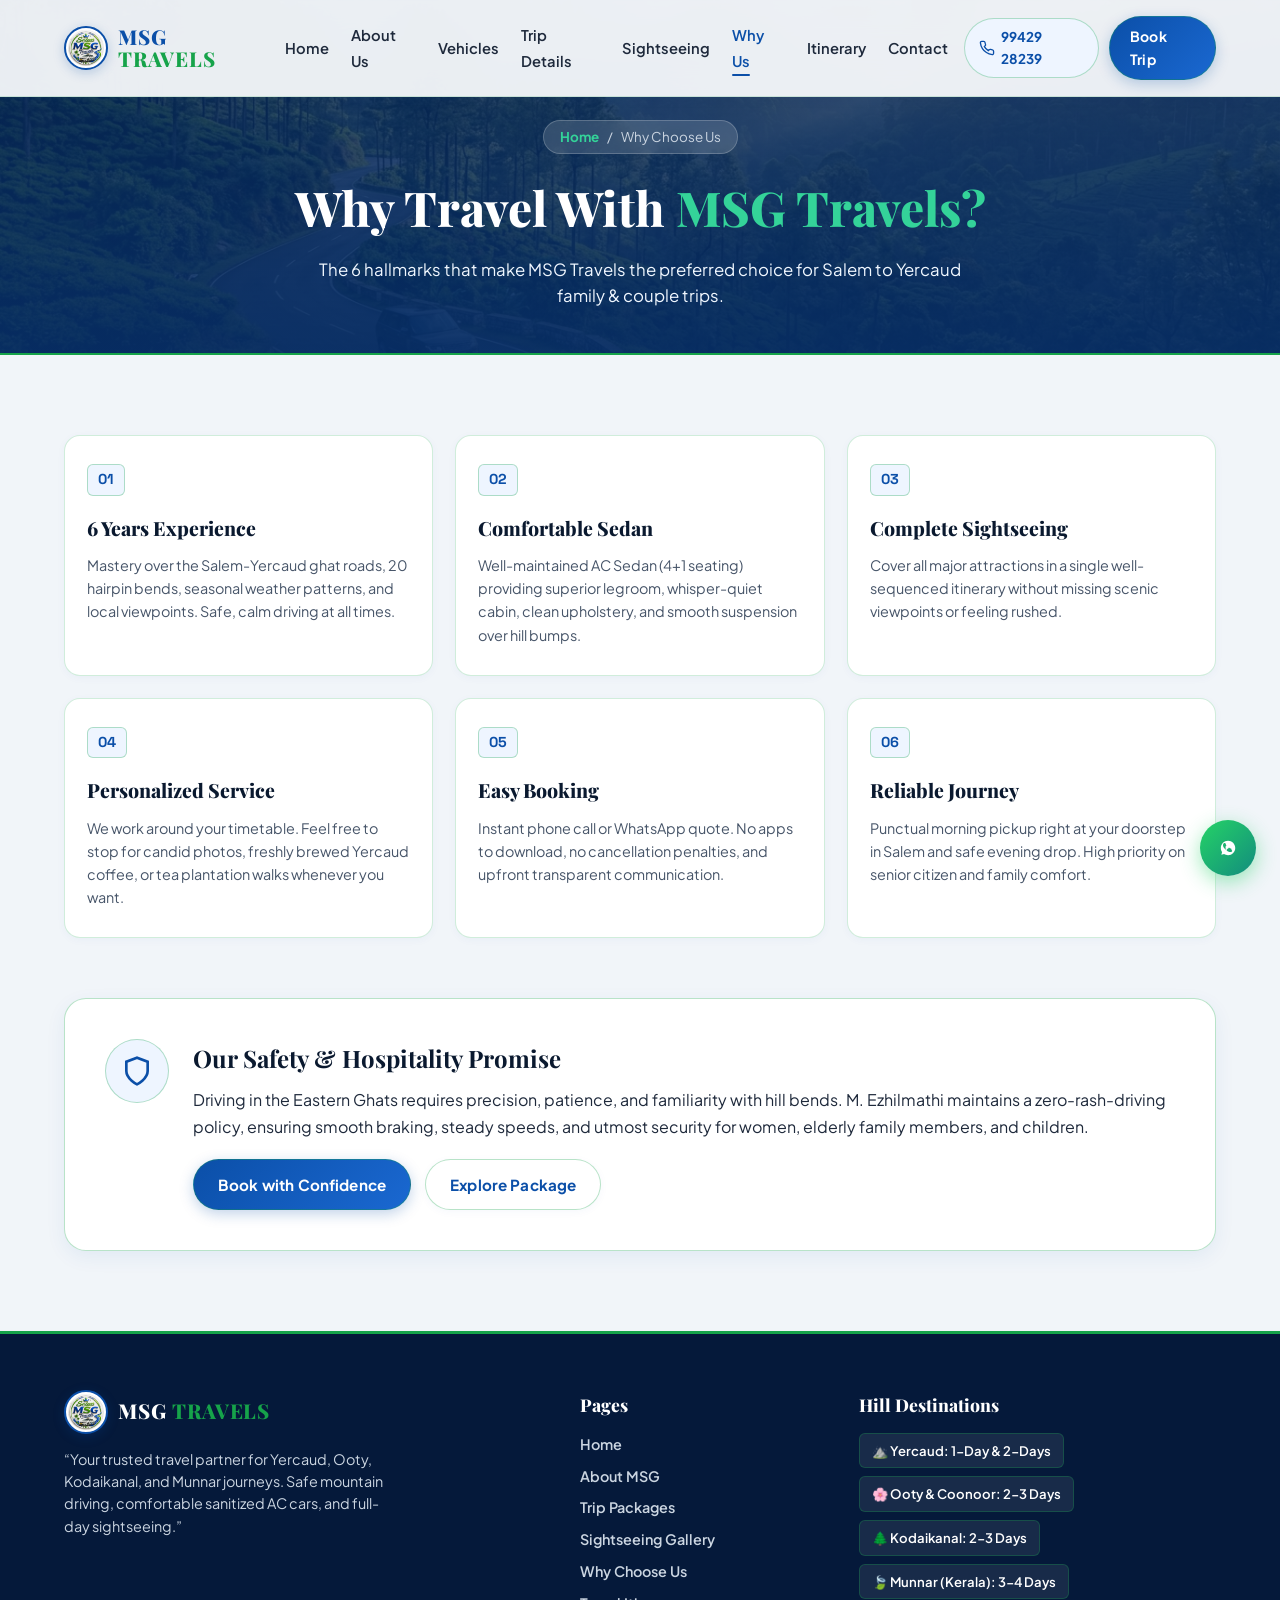
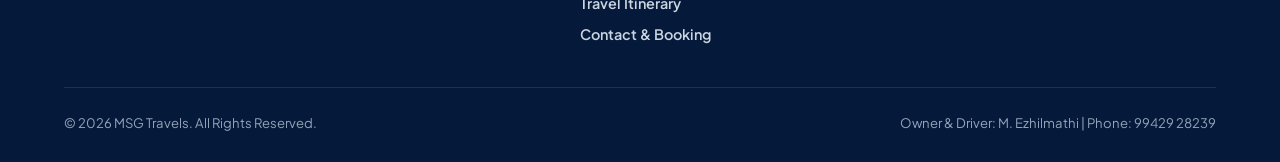
<file: why-us.html>
<!DOCTYPE html>
<html lang="en">
<head>
  <meta charset="UTF-8">
  <meta name="viewport" content="width=device-width, initial-scale=1.0, maximum-scale=5.0">
  
  <title>Why Choose MSG Travels | Best Rated Salem to Yercaud Travel & Cab Service</title>
  <meta name="title" content="Why Choose MSG Travels | Best Rated Salem to Yercaud Travel & Cab Service">
  <meta name="description" content="Discover why travelers trust MSG Travels: 6 years experience, comfortable Sedan 4+1, professional local driver M. Ezhilmathi, fair pricing, and safety on 20 hairpin bends.">
  <meta name="keywords" content="Why choose MSG Travels, safe Yercaud driver, best cab Salem to Yercaud, reliable taxi Salem, Yercaud family travel taxi">
  <meta name="author" content="MSG Travels - M. Ezhilmathi">
  <meta name="robots" content="index, follow">
  <link rel="canonical" href="https://msgtravels.in/why-us.html">

  <!-- Geo-Targeting Meta Tags -->
  <meta name="geo.region" content="IN-TN">
  <meta name="geo.placename" content="Salem, Tamil Nadu, India">
  <meta name="geo.position" content="11.664325;78.146014">
  <meta name="ICBM" content="11.664325, 78.146014">

  <!-- Open Graph -->
  <meta property="og:type" content="article">
  <meta property="og:url" content="https://msgtravels.in/why-us.html">
  <meta property="og:title" content="Why Choose MSG Travels for Your Yercaud Journey">
  <meta property="og:description" content="6 Years Experience • Comfortable Sedan 4+1 • Transparent Pricing • Family-First Safety.">
  <meta property="og:image" content="https://msgtravels.in/images/hero.jpg">

  <link rel="preconnect" href="https://fonts.googleapis.com">
  <link rel="preconnect" href="https://fonts.gstatic.com" crossorigin>
  <link href="https://fonts.googleapis.com/css2?family=Playfair+Display:ital,wght@0,600;0,700;0,800;1,600&family=Plus+Jakarta+Sans:wght@400;500;600;700;800&family=Space+Grotesk:wght@500;700&display=swap" rel="stylesheet">

  <link rel="stylesheet" href="styles.css">
</head>
<body>

  <a href="#content" class="skip-link">Skip to main content</a>

  <!-- Header -->
  <header class="site-header" id="siteHeader">
    <div class="container header-inner">
      <a href="index.html" class="brand-logo" aria-label="MSG Travels Home">
        <div class="brand-badge"><img src="images/logo.png" alt="Salem MSG Travels" class="brand-logo-img"></div>
        <div class="brand-text-wrap"><span class="brand-title">MSG <span>TRAVELS</span></span></div>
      </a>

      <nav aria-label="Main Navigation">
        <ul class="nav-menu">
          <li><a href="index.html" class="nav-link">Home</a></li>
          <li><a href="about.html" class="nav-link">About Us</a></li>
          <li><a href="vehicles.html" class="nav-link">Vehicles</a></li>
          <li><a href="trip.html" class="nav-link">Trip Details</a></li>
          <li><a href="sightseeing.html" class="nav-link">Sightseeing</a></li>
          <li><a href="why-us.html" class="nav-link active">Why Us</a></li>
          <li><a href="experience.html" class="nav-link">Itinerary</a></li>
          <li><a href="contact.html" class="nav-link">Contact</a></li>
        </ul>
      </nav>

      <div class="header-cta-group">
        <a href="tel:9942928239" class="btn-header-call">
          <svg width="16" height="16" viewBox="0 0 24 24" fill="none" stroke="currentColor" stroke-width="2"><path d="M22 16.92v3a2 2 0 0 1-2.18 2 19.79 19.79 0 0 1-8.63-3.07 19.5 19.5 0 0 1-6-6 19.79 19.79 0 0 1-3.07-8.67A2 2 0 0 1 4.11 2h3a2 2 0 0 1 2 1.72 12.84 12.84 0 0 0 .7 2.81 2 2 0 0 1-.45 2.11L8.09 9.91a16 16 0 0 0 6 6l1.27-1.27a2 2 0 0 1 2.11-.45 12.84 12.84 0 0 0 2.81.7A2 2 0 0 1 22 16.92z"/></svg>
          <span>99429 28239</span>
        </a>
        <a href="contact.html" class="btn btn-primary" style="padding: 8px 20px; font-size: 0.88rem;">Book Trip</a>
      </div>

      <button class="mobile-toggle" id="mobileToggle" aria-label="Open Navigation Menu">
        <svg viewBox="0 0 24 24" fill="none" stroke="currentColor" stroke-width="2"><line x1="3" y1="12" x2="21" y2="12"></line><line x1="3" y1="6" x2="21" y2="6"></line><line x1="3" y1="18" x2="21" y2="18"></line></svg>
      </button>
    </div>
  </header>

  <!-- Mobile Drawer -->
  <div class="drawer-backdrop" id="drawerBackdrop"></div>
  <aside class="mobile-nav-drawer" id="mobileDrawer">
    <div>
      <div class="drawer-header">
        <div class="brand-text-wrap"><span class="brand-title">MSG <span>TRAVELS</span></span></div>
        <button class="drawer-close-btn" id="drawerCloseBtn" aria-label="Close Menu"><svg width="28" height="28" viewBox="0 0 24 24" fill="none" stroke="currentColor" stroke-width="2"><line x1="18" y1="6" x2="6" y2="18"></line><line x1="6" y1="6" x2="18" y2="18"></line></svg></button>
      </div>
      <ul class="drawer-links">
        <li><a href="index.html" class="drawer-link">Home <span>→</span></a></li>
        <li><a href="about.html" class="drawer-link">About Us <span>→</span></a></li>
        <li><a href="vehicles.html" class="drawer-link">Our Vehicles <span>→</span></a></li>
        <li><a href="trip.html" class="drawer-link">Trip Details <span>→</span></a></li>
        <li><a href="sightseeing.html" class="drawer-link">Sightseeing Places <span>→</span></a></li>
        <li><a href="why-us.html" class="drawer-link active">Why Choose Us <span>→</span></a></li>
        <li><a href="experience.html" class="drawer-link">Itinerary Roadmap <span>→</span></a></li>
        <li><a href="contact.html" class="drawer-link">Contact & Booking <span>→</span></a></li>
      </ul>
    </div>
    <div class="drawer-contact">
      <a href="tel:9942928239" class="btn btn-call btn-block">Call 99429 28239</a>
      <a href="https://api.whatsapp.com/send?phone=919942928239&text=Hello%20MSG%20Travels,%20I%20would%20like%20to%20enquire%20about%20booking%20a%20trip." target="_blank" rel="noopener" class="btn btn-whatsapp btn-block">WhatsApp Booking</a>
    </div>
  </aside>

  <!-- Subpage Hero -->
  <section class="subpage-hero">
    <div class="container">
      <div class="breadcrumbs">
        <a href="index.html">Home</a>
        <span>/</span>
        <span>Why Choose Us</span>
      </div>
      <h1 class="subpage-title">Why Travel With <span>MSG Travels?</span></h1>
      <p class="subpage-desc">The 6 hallmarks that make MSG Travels the preferred choice for Salem to Yercaud family & couple trips.</p>
    </div>
  </section>

  <!-- Main Content -->
  <main id="content">
    <section class="why-section" style="padding: 80px 0;">
      <div class="container">
        
        <div class="why-grid" style="margin-top: 0;">
          
          <div class="why-card">
            <span class="why-num">01</span>
            <h3>6 Years Experience</h3>
            <p>Mastery over the Salem-Yercaud ghat roads, 20 hairpin bends, seasonal weather patterns, and local viewpoints. Safe, calm driving at all times.</p>
          </div>

          <div class="why-card">
            <span class="why-num">02</span>
            <h3>Comfortable Sedan</h3>
            <p>Well-maintained AC Sedan (4+1 seating) providing superior legroom, whisper-quiet cabin, clean upholstery, and smooth suspension over hill bumps.</p>
          </div>

          <div class="why-card">
            <span class="why-num">03</span>
            <h3>Complete Sightseeing</h3>
            <p>Cover all major attractions in a single well-sequenced itinerary without missing scenic viewpoints or feeling rushed.</p>
          </div>

          <div class="why-card">
            <span class="why-num">04</span>
            <h3>Personalized Service</h3>
            <p>We work around your timetable. Feel free to stop for candid photos, freshly brewed Yercaud coffee, or tea plantation walks whenever you want.</p>
          </div>

          <div class="why-card">
            <span class="why-num">05</span>
            <h3>Easy Booking</h3>
            <p>Instant phone call or WhatsApp quote. No apps to download, no cancellation penalties, and upfront transparent communication.</p>
          </div>

          <div class="why-card">
            <span class="why-num">06</span>
            <h3>Reliable Journey</h3>
            <p>Punctual morning pickup right at your doorstep in Salem and safe evening drop. High priority on senior citizen and family comfort.</p>
          </div>

        </div>

        <div class="glass-card" style="margin-top: 60px; padding: 40px; border-color: var(--border-gold);">
          <div style="display: flex; align-items: flex-start; gap: 24px; flex-wrap: wrap;">
            <div style="width: 64px; height: 64px; border-radius: 50%; background: var(--color-primary-subtle); display: flex; align-items: center; justify-content: center; color: var(--color-primary); flex-shrink: 0; border: 1.5px solid var(--border-gold);">
              <svg width="32" height="32" viewBox="0 0 24 24" fill="none" stroke="currentColor" stroke-width="2"><path d="M12 22s8-4 8-10V5l-8-3-8 3v7c0 6 8 10 8 10z"/></svg>
            </div>
            <div style="flex: 1; min-width: 280px;">
              <h3 style="font-family: var(--font-serif); font-size: 1.5rem; color: var(--color-text-main); margin-bottom: 8px;">Our Safety & Hospitality Promise</h3>
              <p style="color: var(--color-text-body); line-height: 1.7; margin-bottom: 18px;">
                Driving in the Eastern Ghats requires precision, patience, and familiarity with hill bends. M. Ezhilmathi maintains a zero-rash-driving policy, ensuring smooth braking, steady speeds, and utmost security for women, elderly family members, and children.
              </p>
              <div style="display: flex; gap: 14px; flex-wrap: wrap;">
                <a href="contact.html" class="btn btn-primary">Book with Confidence</a>
                <a href="trip.html" class="btn btn-secondary">Explore Package</a>
              </div>
            </div>
          </div>
        </div>

      </div>
    </section>
  </main>

  <!-- Footer -->
  <footer class="site-footer">
    <div class="container">
      <div class="footer-top">
        <div class="footer-brand">
          <div class="brand-logo"><div class="brand-badge"><img src="images/logo.png" alt="Salem MSG Travels" class="brand-logo-img"></div><div class="brand-text-wrap"><span class="brand-title">MSG <span>TRAVELS</span></span></div></div>
          <p>“Your trusted travel partner for Yercaud, Ooty, Kodaikanal, and Munnar journeys. Safe mountain driving, comfortable sanitized AC cars, and full-day sightseeing.”</p>
        </div>
        <div>
          <h4 class="footer-heading">Pages</h4>
          <ul class="footer-links-list">
            <li><a href="index.html">Home</a></li>
            <li><a href="about.html">About MSG</a></li>
            <li><a href="trip.html">Trip Packages</a></li>
            <li><a href="sightseeing.html">Sightseeing Gallery</a></li>
            <li><a href="why-us.html">Why Choose Us</a></li>
            <li><a href="experience.html">Travel Itinerary</a></li>
            <li><a href="contact.html">Contact & Booking</a></li>
          </ul>
        </div>
        <div>
          <h4 class="footer-heading">Hill Destinations</h4>
          <div class="footer-trip-meta">
            <div class="footer-trip-pill">⛰️ Yercaud: 1-Day & 2-Days</div>
            <div class="footer-trip-pill">🌸 Ooty & Coonoor: 2-3 Days</div>
            <div class="footer-trip-pill">🌲 Kodaikanal: 2-3 Days</div>
            <div class="footer-trip-pill">🍃 Munnar (Kerala): 3-4 Days</div>
          </div>
        </div>
      </div>
      <div class="footer-bottom">
        <div>© 2026 MSG Travels. All Rights Reserved.</div>
        <div>Owner & Driver: M. Ezhilmathi | Phone: 99429 28239</div>
      </div>
    </div>
  </footer>

  <a href="https://api.whatsapp.com/send?phone=919942928239&text=Hello%20MSG%20Travels,%20I%20would%20like%20to%20enquire%20about%20the%20Salem%20to%20Yercaud%20one-day%20round%20trip." target="_blank" rel="noopener" class="floating-whatsapp-btn" aria-label="Chat on WhatsApp">
    <svg viewBox="0 0 24 24" fill="currentColor"><path d="M12.031 6.172c-3.181 0-5.767 2.586-5.768 5.766-.001 1.298.38 2.27 1.019 3.287l-.582 2.128 2.182-.573c.978.58 1.911.928 3.145.929 3.178 0 5.767-2.587 5.768-5.766.001-3.187-2.575-5.771-5.764-5.771zm3.392 8.244c-.144.405-.837.774-1.17.824-.312.045-.694.07-1.117-.066-.271-.086-.622-.224-1.077-.423-1.927-.84-3.18-2.775-3.277-2.903-.097-.129-.787-1.045-.787-1.993 0-.949.497-1.413.673-1.606.177-.193.385-.242.514-.242.13 0 .259.002.372.007.12.006.279-.046.438.336.162.388.555 1.353.604 1.452.05.099.083.216.017.348-.066.132-.099.215-.198.33-.099.116-.208.26-.297.349-.1.1-.205.209-.089.408.117.199.52 8.58 1.117 1.11 1.074.538.163.267.33.376.536.432.206.056.327-.05.474-.216.147-.166.626-.729.794-.979.167-.25.334-.208.56-.125.226.084 1.433.676 1.68.799.248.124.412.185.474.29.062.106.062.613-.082 1.018z"/></svg>
  </a>

  <script src="script.js"></script>
</body>
</html>
</file>
<file: styles.css>
/* ==========================================================================
   MSG TRAVELS — LUXURY TRAVEL DESIGN SYSTEM & MOBILE-FIRST OPTIMIZATION
   Color Harmony: Warm Pearl Ivory | Deep Forest Emerald | Champagne Gold
   ========================================================================== */

:root {
  /* Core Bright Palette */
  --color-bg-body: #f8fafc;
  --color-bg-surface: #ffffff;
  --color-bg-surface-alt: #f1f5f9;
  --color-bg-subtle: #e2e8f0;

  /* Primary: Deep Forest Emerald Green */
  --color-primary: #0b4fa8;
  --color-primary-light: #1a68d1;
  --color-primary-dark: #072e66;
  --color-primary-subtle: #eef5ff;

  /* Accent: Refined Champagne Gold */
  --color-gold: #16a34a;
  --color-gold-light: #22c55e;
  --color-gold-bright: #34d399;
  --color-gold-dark: #15803d;
  --color-gold-subtle: #f0fdf4;
  --color-gold-border: rgba(22, 163, 74, 0.22);

  /* High Contrast Readable Typography */
  --color-text-main: #0a192f;
  --color-text-body: #1e293b;
  --color-text-muted: #475569;
  --color-text-dim: #64748b;
  --color-text-white: #ffffff;

  /* WhatsApp Green */
  --color-accent-green: #25d366;
  --color-accent-green-hover: #1ebd5a;

  /* Borders & Dividers */
  --border-subtle: rgba(11, 79, 168, 0.08);
  --border-gold: rgba(22, 163, 74, 0.3);
  --border-gold-solid: #16a34a;

  /* Typography */
  --font-serif: 'Playfair Display', Georgia, serif;
  --font-sans: 'Plus Jakarta Sans', -apple-system, BlinkMacSystemFont, 'Segoe UI', Roboto, sans-serif;
  --font-mono: 'Space Grotesk', monospace;

  /* Elevation Shadows */
  --shadow-sm: 0 2px 8px rgba(11, 79, 168, 0.04);
  --shadow-md: 0 6px 20px rgba(11, 79, 168, 0.07);
  --shadow-lg: 0 14px 36px rgba(11, 79, 168, 0.1);
  --shadow-gold: 0 8px 24px rgba(22, 163, 74, 0.14);

  /* Transitions */
  --transition-fast: 0.18s cubic-bezier(0.4, 0, 0.2, 1);
  --transition-normal: 0.3s cubic-bezier(0.4, 0, 0.2, 1);
  --transition-smooth: 0.5s cubic-bezier(0.16, 1, 0.3, 1);

  /* Radii */
  --radius-xs: 6px;
  --radius-sm: 10px;
  --radius-md: 16px;
  --radius-lg: 22px;
  --radius-xl: 28px;
  --radius-full: 9999px;

  --max-width: 1200px;
}

/* Base & Reset */
*, *::before, *::after {
  box-sizing: border-box;
  margin: 0;
  padding: 0;
}

html {
  scroll-behavior: smooth;
  font-size: 16px;
  -webkit-text-size-adjust: 100%;
  overflow-x: hidden;
  width: 100%;
  max-width: 100vw;
}

body {
  font-family: var(--font-sans);
  background-color: var(--color-bg-body);
  color: var(--color-text-body);
  line-height: 1.65;
  overflow-x: hidden;
  width: 100%;
  max-width: 100vw;
  position: relative;
  -webkit-font-smoothing: antialiased;
  -moz-osx-font-smoothing: grayscale;
}

img, picture, svg, video {
  display: block;
  max-width: 100%;
}

a {
  color: inherit;
  text-decoration: none;
  transition: var(--transition-fast);
}

button, input, select, textarea {
  font: inherit;
}

button {
  cursor: pointer;
  border: none;
  background: none;
}

:focus-visible {
  outline: 2px solid var(--color-primary);
  outline-offset: 3px;
}

.skip-link {
  position: absolute;
  top: -100px;
  left: 20px;
  background: var(--color-primary);
  color: #ffffff;
  padding: 10px 20px;
  font-weight: 700;
  z-index: 99999;
  border-radius: var(--radius-sm);
  transition: top var(--transition-fast);
}
.skip-link:focus {
  top: 20px;
}

/* Container */
.container {
  width: 100%;
  max-width: var(--max-width);
  margin-inline: auto;
  padding-inline: 24px;
}

@media (max-width: 768px) {
  .container {
    padding-inline: 16px;
  }
}

/* ==========================================================================
   HEADER & NAVIGATION
   ========================================================================== */
.site-header {
  position: fixed;
  top: 0;
  left: 0;
  width: 100%;
  z-index: 1000;
  transition: background-color var(--transition-normal), box-shadow var(--transition-normal), padding var(--transition-normal);
  padding: 16px 0;
  background-color: rgba(248, 250, 252, 0.94);
  backdrop-filter: blur(16px);
  -webkit-backdrop-filter: blur(16px);
  border-bottom: 1px solid rgba(22, 163, 74, 0.16);
  box-shadow: 0 2px 14px rgba(11, 79, 168, 0.03);
}

.site-header.scrolled {
  padding: 10px 0;
  background-color: rgba(255, 255, 255, 0.98);
  box-shadow: 0 4px 20px rgba(11, 79, 168, 0.08);
  border-bottom: 1px solid rgba(22, 163, 74, 0.25);
}

.header-inner {
  display: flex;
  align-items: center;
  justify-content: space-between;
  gap: 16px;
}

.brand-logo {
  display: flex;
  align-items: center;
  gap: 10px;
  text-decoration: none;
}

.brand-badge {
  width: 44px;
  height: 44px;
  border-radius: 50%;
  background: #ffffff;
  border: 2px solid var(--color-primary);
  display: flex;
  align-items: center;
  justify-content: center;
  box-shadow: 0 3px 12px rgba(11, 79, 168, 0.22);
  flex-shrink: 0;
  overflow: hidden;
  padding: 2px;
  transition: transform 0.3s cubic-bezier(0.34, 1.56, 0.64, 1), box-shadow 0.3s ease;
}

.brand-badge:hover {
  transform: scale(1.08) rotate(4deg);
  box-shadow: 0 6px 18px rgba(22, 163, 74, 0.35);
  border-color: var(--color-gold);
}

.brand-badge img, .brand-logo-img {
  width: 100%;
  height: 100%;
  object-fit: contain;
  border-radius: 50%;
  display: block;
}

.brand-badge svg {
  width: 22px;
  height: 22px;
  color: var(--color-primary);
}

.brand-text-wrap {
  display: flex;
  flex-direction: column;
}

.brand-title {
  font-family: var(--font-serif);
  font-size: 1.28rem;
  font-weight: 800;
  letter-spacing: 0.04em;
  color: var(--color-primary);
  line-height: 1.1;
  text-transform: uppercase;
}

.brand-title span {
  color: var(--color-gold);
}

.brand-subtitle {
  font-size: 0.68rem;
  font-weight: 700;
  color: var(--color-gold-dark);
  letter-spacing: 0.1em;
  text-transform: uppercase;
}

/* Nav Menu Desktop */
.nav-menu {
  display: flex;
  align-items: center;
  gap: 22px;
  list-style: none;
}

.nav-link {
  font-size: 0.92rem;
  font-weight: 600;
  color: var(--color-text-body);
  position: relative;
  padding: 6px 0;
  transition: color var(--transition-fast);
}

.nav-link::after {
  content: '';
  position: absolute;
  bottom: 0;
  left: 0;
  width: 0;
  height: 2.5px;
  background: var(--color-primary);
  border-radius: 2px;
  transition: width var(--transition-fast);
}

.nav-link:hover, .nav-link.active {
  color: var(--color-primary);
}

.nav-link:hover::after, .nav-link.active::after {
  width: 100%;
}

.header-cta-group {
  display: flex;
  align-items: center;
  gap: 10px;
}

.btn-header-call {
  display: inline-flex;
  align-items: center;
  gap: 6px;
  padding: 7px 14px;
  background: var(--color-primary-subtle);
  border: 1.5px solid var(--border-gold);
  border-radius: var(--radius-full);
  color: var(--color-primary);
  font-size: 0.84rem;
  font-weight: 700;
  transition: all var(--transition-fast);
}

.btn-header-call:hover {
  background: var(--color-primary);
  color: #ffffff;
  border-color: var(--color-primary);
}

/* Mobile Toggle */
.mobile-toggle {
  display: none;
  background: var(--color-primary-subtle);
  border: 1.5px solid var(--border-gold);
  color: var(--color-primary);
  padding: 7px 9px;
  border-radius: var(--radius-sm);
}

.mobile-toggle svg {
  width: 24px;
  height: 24px;
}

/* Mobile Drawer */
.mobile-nav-drawer {
  position: fixed;
  top: 0;
  right: -100%;
  width: 84%;
  max-width: 340px;
  height: 100vh;
  background: #ffffff;
  border-left: 2px solid var(--color-gold-light);
  z-index: 1001;
  padding: 24px 20px;
  display: flex;
  flex-direction: column;
  justify-content: space-between;
  transition: right 0.35s cubic-bezier(0.16, 1, 0.3, 1);
  box-shadow: -8px 0 32px rgba(0, 0, 0, 0.18);
}

.mobile-nav-drawer.open {
  right: 0;
}

.drawer-backdrop {
  position: fixed;
  inset: 0;
  background: rgba(11, 79, 168, 0.6);
  backdrop-filter: blur(4px);
  z-index: 1000;
  opacity: 0;
  pointer-events: none;
  transition: opacity 0.3s ease;
}

.drawer-backdrop.open {
  opacity: 1;
  pointer-events: auto;
}

.drawer-header {
  display: flex;
  align-items: center;
  justify-content: space-between;
  margin-bottom: 24px;
  padding-bottom: 12px;
  border-bottom: 1.5px solid var(--border-subtle);
}

.drawer-close-btn {
  color: var(--color-text-muted);
  padding: 6px;
}

.drawer-links {
  list-style: none;
  display: flex;
  flex-direction: column;
  gap: 12px;
}

.drawer-link {
  font-size: 1.05rem;
  font-weight: 700;
  color: var(--color-text-main);
  display: flex;
  align-items: center;
  justify-content: space-between;
  padding: 10px 12px;
  border-radius: var(--radius-sm);
  background: var(--color-bg-body);
  border: 1px solid var(--border-subtle);
}

.drawer-link:hover, .drawer-link.active {
  color: var(--color-primary);
  background: var(--color-primary-subtle);
  border-color: var(--color-gold);
}

.drawer-contact {
  margin-top: auto;
  padding-top: 18px;
  border-top: 1.5px solid var(--border-gold);
  display: flex;
  flex-direction: column;
  gap: 10px;
}

/* ==========================================================================
   BUTTONS & UI COMPONENTS
   ========================================================================== */
.btn {
  display: inline-flex;
  align-items: center;
  justify-content: center;
  gap: 8px;
  padding: 12px 24px;
  border-radius: var(--radius-full);
  font-weight: 700;
  font-size: 0.95rem;
  letter-spacing: 0.01em;
  transition: all var(--transition-fast);
  text-decoration: none;
  cursor: pointer;
  min-height: 46px;
}

.btn-primary {
  background: linear-gradient(135deg, var(--color-primary), var(--color-primary-light));
  color: #ffffff;
  box-shadow: 0 4px 14px rgba(11, 79, 168, 0.25);
  border: 1px solid rgba(22, 163, 74, 0.35);
}

.btn-primary:hover {
  background: linear-gradient(135deg, var(--color-primary-light), var(--color-primary));
  transform: translateY(-2px);
  box-shadow: 0 6px 20px rgba(11, 79, 168, 0.35);
  color: #ffffff;
}

.btn-whatsapp {
  background: linear-gradient(135deg, #25d366, #1da851);
  color: #ffffff;
  box-shadow: 0 4px 14px rgba(37, 211, 102, 0.28);
}

.btn-whatsapp:hover {
  background: linear-gradient(135deg, #2beb75, #22ba5b);
  transform: translateY(-2px);
  box-shadow: 0 6px 18px rgba(37, 211, 102, 0.4);
  color: #ffffff;
}

.btn-secondary {
  background: #ffffff;
  color: var(--color-primary);
  border: 1.5px solid var(--border-gold);
  box-shadow: var(--shadow-sm);
}

.btn-secondary:hover {
  background: var(--color-primary-subtle);
  border-color: var(--color-primary);
  color: var(--color-primary-dark);
  transform: translateY(-2px);
}

.btn-call {
  background: var(--color-primary);
  color: var(--color-gold-bright);
  border: 1.5px solid var(--color-gold-light);
}

.btn-call:hover {
  background: var(--color-primary-dark);
  color: #ffffff;
}

.btn-lg {
  padding: 14px 30px;
  font-size: 1.02rem;
  min-height: 50px;
}

.btn-block {
  width: 100%;
}

/* Section Headings */
.section-tag {
  display: inline-flex;
  align-items: center;
  gap: 6px;
  padding: 5px 14px;
  border-radius: var(--radius-full);
  background: var(--color-gold-subtle);
  border: 1.5px solid var(--border-gold);
  color: var(--color-gold-dark);
  font-size: 0.78rem;
  font-weight: 800;
  letter-spacing: 0.08em;
  text-transform: uppercase;
  margin-bottom: 12px;
}

.section-tag svg {
  width: 13px;
  height: 13px;
  color: var(--color-gold);
}

.section-title {
  font-family: var(--font-serif);
  font-size: clamp(1.8rem, 3.8vw, 2.6rem);
  font-weight: 800;
  line-height: 1.2;
  color: var(--color-text-main);
  margin-bottom: 14px;
  letter-spacing: -0.01em;
}

.section-title span {
  color: var(--color-primary);
}

.section-desc {
  font-size: 1.02rem;
  color: var(--color-text-muted);
  max-width: 620px;
  line-height: 1.65;
}

.text-center {
  text-align: center;
}
.text-center .section-desc {
  margin-inline: auto;
}

/* Glass / Surface Cards */
.glass-card {
  background: #ffffff;
  border: 1.5px solid rgba(22, 163, 74, 0.2);
  border-radius: var(--radius-lg);
  box-shadow: var(--shadow-md);
  transition: all var(--transition-normal);
}

.glass-card:hover {
  border-color: var(--color-primary);
  transform: translateY(-3px);
  box-shadow: var(--shadow-lg);
}

/* ==========================================================================
   HERO SECTION
   ========================================================================== */
.hero-section {
  position: relative;
  min-height: 85vh;
  display: flex;
  align-items: center;
  justify-content: center;
  padding: 120px 0 50px;
  background-color: #062350;
  background-image: linear-gradient(180deg, rgba(7, 46, 102, 0.78) 0%, rgba(7, 46, 102, 0.88) 60%, rgba(7, 46, 102, 0.98) 100%), url('images/hero.jpg');
  background-size: cover;
  background-position: center center;
  overflow: hidden;
}

.hero-overlay-radial {
  position: absolute;
  inset: 0;
  background: radial-gradient(circle at 50% 30%, rgba(34, 197, 94, 0.15) 0%, transparent 65%);
  pointer-events: none;
}

.hero-content {
  position: relative;
  z-index: 2;
  text-align: center;
  max-width: 860px;
  margin-inline: auto;
}

.hero-badge-wrap {
  margin-bottom: 18px;
}

.hero-pill {
  display: inline-flex;
  align-items: center;
  gap: 8px;
  padding: 6px 18px;
  background: rgba(255, 255, 255, 0.95);
  border: 1.5px solid var(--color-gold);
  border-radius: var(--radius-full);
  color: var(--color-primary-dark);
  font-size: 0.84rem;
  font-weight: 700;
  box-shadow: 0 4px 14px rgba(0, 0, 0, 0.2);
}

.hero-title {
  font-family: var(--font-serif);
  font-size: clamp(2rem, 5.2vw, 3.8rem);
  font-weight: 800;
  line-height: 1.15;
  color: #ffffff;
  margin-bottom: 16px;
  letter-spacing: -0.01em;
  text-shadow: 0 3px 16px rgba(0, 0, 0, 0.6);
}

.hero-title .title-accent {
  color: var(--color-gold-bright);
  display: block;
  font-size: clamp(1.4rem, 3.8vw, 2.6rem);
  margin-top: 4px;
}

.hero-subtitle {
  font-size: clamp(0.98rem, 2vw, 1.18rem);
  color: #f0fdf4;
  max-width: 680px;
  margin-inline: auto;
  margin-bottom: 28px;
  font-weight: 500;
  line-height: 1.55;
  text-shadow: 0 2px 8px rgba(0, 0, 0, 0.7);
}

.hero-subtitle em {
  color: var(--color-gold-bright);
  font-style: normal;
  font-weight: 700;
}

.hero-actions {
  display: flex;
  align-items: center;
  justify-content: center;
  flex-wrap: wrap;
  gap: 14px;
  margin-bottom: 32px;
}

/* Trust Indicators Strip (Responsive 2x2 or row) */
.hero-trust-bar {
  display: flex;
  flex-wrap: wrap;
  align-items: center;
  justify-content: center;
  gap: 12px;
  max-width: 100%;
  width: fit-content;
  margin: 0 auto;
  padding: 10px 20px;
  background: rgba(255, 255, 255, 0.95);
  backdrop-filter: blur(12px);
  border: 1.5px solid var(--border-gold);
  border-radius: var(--radius-full);
  box-shadow: 0 6px 24px rgba(0, 0, 0, 0.25);
}

.hero-trust-item {
  display: flex;
  align-items: center;
  gap: 6px;
  font-size: 0.84rem;
  font-weight: 700;
  color: var(--color-primary-dark);
}

.hero-trust-item svg {
  width: 16px;
  height: 16px;
  color: var(--color-gold);
  flex-shrink: 0;
}

.hero-trust-divider {
  width: 4px;
  height: 4px;
  background: var(--color-gold);
  border-radius: 50%;
}

.hero-scroll-down {
  position: absolute;
  bottom: 16px;
  left: 50%;
  transform: translateX(-50%);
  display: flex;
  flex-direction: column;
  align-items: center;
  gap: 6px;
  color: var(--color-primary);
  font-size: 0.72rem;
  font-weight: 700;
  letter-spacing: 0.1em;
  text-transform: uppercase;
  z-index: 2;
}

.scroll-indicator-mouse {
  width: 20px;
  height: 32px;
  border: 2px solid var(--color-primary);
  border-radius: 10px;
  position: relative;
}

.scroll-indicator-dot {
  width: 3px;
  height: 7px;
  background: var(--color-primary);
  border-radius: 2px;
  position: absolute;
  top: 5px;
  left: 50%;
  transform: translateX(-50%);
  animation: scrollBounce 2s infinite ease-in-out;
}

@keyframes scrollBounce {
  0%, 100% { transform: translate(-50%, 0); opacity: 1; }
  50% { transform: translate(-50%, 10px); opacity: 0.3; }
}

/* ==========================================================================
   SUBPAGE HERO
   ========================================================================== */
.subpage-hero {
  position: relative;
  padding: 120px 0 44px;
  background-color: #062350;
  background-image: linear-gradient(180deg, rgba(7, 46, 102, 0.72) 0%, rgba(7, 46, 102, 0.95) 100%), url('images/hero.jpg');
  background-size: cover;
  background-position: center;
  text-align: center;
  border-bottom: 2px solid var(--color-gold);
}

.breadcrumbs {
  display: inline-flex;
  align-items: center;
  gap: 8px;
  font-size: 0.84rem;
  color: #eef5ff;
  margin-bottom: 14px;
  padding: 5px 16px;
  background: rgba(255, 255, 255, 0.14);
  backdrop-filter: blur(8px);
  border-radius: var(--radius-full);
  border: 1px solid rgba(255, 255, 255, 0.2);
}

.breadcrumbs a {
  color: var(--color-gold-bright);
  font-weight: 700;
}

.breadcrumbs a:hover {
  text-decoration: underline;
}

.breadcrumbs span {
  color: #cbd5e1;
}

.subpage-title {
  font-family: var(--font-serif);
  font-size: clamp(1.9rem, 4.5vw, 3rem);
  font-weight: 800;
  color: #ffffff;
  margin-bottom: 10px;
}

.subpage-title span {
  color: var(--color-gold-bright);
}

.subpage-desc {
  font-size: 1.05rem;
  color: #f0f7ff;
  max-width: 660px;
  margin: 0 auto;
  line-height: 1.55;
}

/* ==========================================================================
   QUICK STATS SECTION
   ========================================================================== */
.quick-stats-section {
  padding: 40px 0 24px;
  position: relative;
  z-index: 10;
  margin-top: 36px;
}

.stats-grid {
  display: grid;
  grid-template-columns: repeat(4, 1fr);
  gap: 20px;
}

.stat-card {
  background: #ffffff;
  border: 1px solid rgba(11, 79, 168, 0.09);
  border-radius: 20px;
  padding: 24px 18px;
  text-align: center;
  position: relative;
  overflow: hidden;
  box-shadow: 0 10px 30px -4px rgba(11, 79, 168, 0.08), 0 4px 12px -2px rgba(0, 0, 0, 0.03);
  display: flex;
  flex-direction: column;
  align-items: center;
  justify-content: center;
  gap: 10px;
  transition: all 0.3s cubic-bezier(0.16, 1, 0.3, 1);
}

.stat-card:hover {
  transform: translateY(-6px);
  border-color: rgba(22, 163, 74, 0.4);
  box-shadow: 0 20px 40px -8px rgba(11, 79, 168, 0.14), 0 0 0 1px rgba(22, 163, 74, 0.2);
}

.stat-icon,
.stat-icon-mini {
  width: 46px;
  height: 46px;
  border-radius: 14px;
  background: linear-gradient(135deg, rgba(22, 163, 74, 0.14) 0%, rgba(11, 79, 168, 0.08) 100%);
  border: 1px solid rgba(22, 163, 74, 0.25);
  display: flex;
  align-items: center;
  justify-content: center;
  color: var(--color-gold-dark);
  flex-shrink: 0;
  margin-bottom: 2px;
  transition: transform 0.3s ease;
}

.stat-card:hover .stat-icon,
.stat-card:hover .stat-icon-mini {
  transform: scale(1.1);
}

.stat-icon svg,
.stat-icon-mini svg {
  width: 22px;
  height: 22px;
}

.stat-content {
  display: flex;
  flex-direction: column;
  align-items: center;
  gap: 3px;
}

.stat-number {
  font-family: var(--font-sans);
  font-size: 1.25rem;
  font-weight: 800;
  color: #072e66;
  line-height: 1.2;
  letter-spacing: -0.02em;
  margin: 0;
}

.stat-label {
  font-size: 0.82rem;
  font-weight: 600;
  color: #64748b;
  line-height: 1.35;
  margin: 0;
}

.stat-desc {
  font-size: 0.75rem;
  color: #94a3b8;
}

/* ==========================================================================
   ABOUT SECTION
   ========================================================================== */
.about-section {
  padding: 60px 0;
  position: relative;
  background: var(--color-bg-body);
}

.about-grid {
  display: grid;
  grid-template-columns: 1fr 1fr;
  gap: 44px;
  align-items: center;
}

.about-image-wrapper {
  position: relative;
}

.about-img-frame {
  position: relative;
  border-radius: var(--radius-lg);
  overflow: hidden;
  border: 2px solid var(--border-gold);
  box-shadow: var(--shadow-md);
}

.about-img-frame img {
  width: 100%;
  height: 420px;
  object-fit: cover;
  transition: transform var(--transition-smooth);
}

.about-badge-floating {
  position: absolute;
  bottom: -16px;
  right: 18px;
  background: #ffffff;
  border: 2px solid var(--color-gold);
  border-radius: var(--radius-md);
  padding: 12px 18px;
  display: flex;
  align-items: center;
  gap: 10px;
  box-shadow: var(--shadow-md);
}

.about-badge-icon {
  width: 38px;
  height: 38px;
  border-radius: 50%;
  background: var(--color-primary-subtle);
  display: flex;
  align-items: center;
  justify-content: center;
  color: var(--color-primary);
}

.about-badge-num {
  font-family: var(--font-serif);
  font-size: 1.2rem;
  font-weight: 800;
  color: var(--color-primary);
  line-height: 1;
}

.about-badge-text {
  font-size: 0.72rem;
  font-weight: 700;
  color: var(--color-text-main);
  letter-spacing: 0.04em;
  text-transform: uppercase;
}

.about-lead {
  font-size: 1.08rem;
  color: var(--color-text-body);
  margin-bottom: 20px;
  font-weight: 500;
  line-height: 1.65;
}

.about-driver-highlight {
  display: flex;
  align-items: center;
  gap: 14px;
  padding: 14px 18px;
  background: var(--color-gold-subtle);
  border: 1.5px solid var(--border-gold);
  border-radius: var(--radius-sm);
  margin-bottom: 24px;
}

.driver-avatar {
  width: 46px;
  height: 46px;
  border-radius: 50%;
  background: linear-gradient(135deg, var(--color-primary), var(--color-primary-dark));
  display: flex;
  align-items: center;
  justify-content: center;
  color: #ffffff;
  font-weight: 800;
  font-size: 1.15rem;
  font-family: var(--font-serif);
  border: 1.5px solid var(--color-gold);
  flex-shrink: 0;
}

.driver-info h4 {
  font-size: 1rem;
  font-weight: 800;
  color: var(--color-text-main);
  margin-bottom: 2px;
}

.driver-info p {
  font-size: 0.8rem;
  color: var(--color-primary);
  font-weight: 700;
}

.about-features-list {
  display: grid;
  grid-template-columns: 1fr 1fr;
  gap: 12px;
  margin-bottom: 28px;
}

.about-feature-item {
  display: flex;
  align-items: center;
  gap: 8px;
  font-size: 0.9rem;
  font-weight: 600;
  color: var(--color-text-main);
}

.about-feature-item svg {
  width: 16px;
  height: 16px;
  color: var(--color-primary);
  flex-shrink: 0;
}

/* ==========================================================================
   FEATURED TRIP PACKAGE
   ========================================================================== */
.trip-section {
  padding: 60px 0;
  background: var(--color-bg-surface-alt);
  position: relative;
}

.package-master-card {
  background: #ffffff;
  border: 2px solid var(--color-gold);
  border-radius: var(--radius-xl);
  padding: 36px 30px;
  box-shadow: var(--shadow-md);
  position: relative;
  overflow: hidden;
}

.package-ribbon {
  position: absolute;
  top: 20px;
  right: -50px;
  background: linear-gradient(90deg, var(--color-primary), var(--color-primary-light));
  color: #ffffff;
  font-weight: 800;
  font-size: 0.74rem;
  letter-spacing: 0.08em;
  text-transform: uppercase;
  padding: 6px 54px;
  transform: rotate(45deg);
}

.package-header {
  text-align: center;
  margin-bottom: 28px;
}

.package-route-badge {
  display: inline-flex;
  align-items: center;
  gap: 10px;
  background: var(--color-primary-subtle);
  border: 1.5px solid var(--border-gold);
  padding: 8px 18px;
  border-radius: var(--radius-full);
  font-size: 0.95rem;
  font-weight: 800;
  color: var(--color-primary-dark);
  margin-bottom: 12px;
}

.route-city {
  display: flex;
  align-items: center;
  gap: 4px;
  color: var(--color-primary-dark);
}

.route-arrow {
  color: var(--color-gold);
  font-weight: 800;
}

.package-title {
  font-family: var(--font-serif);
  font-size: clamp(1.6rem, 3.2vw, 2.2rem);
  font-weight: 800;
  color: var(--color-text-main);
  margin-bottom: 6px;
}

.package-subtitle {
  color: var(--color-text-muted);
  font-size: 0.98rem;
  font-weight: 600;
}

.package-grid {
  display: grid;
  grid-template-columns: repeat(3, 1fr);
  gap: 16px;
  margin-bottom: 28px;
}

.package-spec-card {
  background: var(--color-bg-body);
  border: 1.5px solid rgba(22, 163, 74, 0.18);
  border-radius: var(--radius-sm);
  padding: 16px 14px;
  display: flex;
  align-items: flex-start;
  gap: 12px;
  transition: all var(--transition-fast);
}

.package-spec-card:hover {
  border-color: var(--color-primary);
  background: #ffffff;
  transform: translateY(-2px);
}

.spec-icon {
  width: 38px;
  height: 38px;
  border-radius: var(--radius-xs);
  background: var(--color-primary-subtle);
  display: flex;
  align-items: center;
  justify-content: center;
  color: var(--color-primary);
  border: 1px solid var(--border-gold);
  flex-shrink: 0;
}

.spec-content h4 {
  font-size: 0.76rem;
  text-transform: uppercase;
  letter-spacing: 0.06em;
  color: var(--color-text-muted);
  margin-bottom: 2px;
  font-weight: 700;
}

.spec-content p {
  font-size: 0.96rem;
  font-weight: 800;
  color: var(--color-text-main);
}

.spec-content span {
  font-size: 0.74rem;
  color: var(--color-primary);
  font-weight: 600;
  display: block;
}

.package-extra-note {
  background: var(--color-gold-subtle);
  border-left: 3.5px solid var(--color-gold);
  padding: 14px 18px;
  border-radius: 0 var(--radius-xs) var(--radius-xs) 0;
  font-size: 0.88rem;
  color: var(--color-text-main);
  margin-bottom: 28px;
  display: flex;
  align-items: center;
  gap: 10px;
}

.package-extra-note svg {
  color: var(--color-gold);
  flex-shrink: 0;
}

.package-cta-bar {
  display: flex;
  align-items: center;
  justify-content: space-between;
  flex-wrap: wrap;
  gap: 16px;
  padding-top: 20px;
  border-top: 1.5px solid var(--border-subtle);
}

.package-fare-info {
  display: flex;
  flex-direction: column;
}

.fare-tag {
  font-size: 0.78rem;
  color: var(--color-text-muted);
  text-transform: uppercase;
  letter-spacing: 0.06em;
  font-weight: 700;
}

.fare-value {
  font-family: var(--font-serif);
  font-size: 1.35rem;
  font-weight: 800;
  color: var(--color-primary);
}

.package-buttons {
  display: flex;
  gap: 12px;
  flex-wrap: wrap;
}

/* ==========================================================================
   SIGHTSEEING GALLERY
   ========================================================================== */
.sightseeing-section {
  padding: 60px 0;
  background: var(--color-bg-body);
  position: relative;
}

.sightseeing-filter-bar {
  display: flex;
  align-items: center;
  justify-content: center;
  gap: 8px;
  flex-wrap: wrap;
  margin: 24px 0 36px;
}

.filter-btn {
  padding: 8px 18px;
  border-radius: var(--radius-full);
  background: #ffffff;
  border: 1.5px solid var(--border-gold);
  color: var(--color-text-body);
  font-size: 0.86rem;
  font-weight: 700;
  cursor: pointer;
  box-shadow: var(--shadow-sm);
  transition: all var(--transition-fast);
}

.filter-btn:hover, .filter-btn.active {
  background: var(--color-primary);
  border-color: var(--color-primary);
  color: #ffffff;
}

.sightseeing-grid {
  display: grid;
  grid-template-columns: repeat(3, 1fr);
  gap: 22px;
}

.sightseeing-card {
  background: #ffffff;
  border-radius: var(--radius-md);
  overflow: hidden;
  border: 1.5px solid rgba(22, 163, 74, 0.18);
  box-shadow: var(--shadow-sm);
  transition: all var(--transition-normal);
  display: flex;
  flex-direction: column;
}

.sightseeing-card:hover {
  transform: translateY(-5px);
  border-color: var(--color-primary);
  box-shadow: var(--shadow-md);
}

.sightseeing-img-wrap {
  position: relative;
  height: 210px;
  overflow: hidden;
}

.sightseeing-img-wrap img {
  width: 100%;
  height: 100%;
  object-fit: cover;
  transition: transform var(--transition-smooth);
}

.sightseeing-card:hover .sightseeing-img-wrap img {
  transform: scale(1.06);
}

.sightseeing-tag {
  position: absolute;
  top: 12px;
  left: 12px;
  padding: 4px 12px;
  background: rgba(255, 255, 255, 0.95);
  backdrop-filter: blur(8px);
  border: 1.5px solid var(--color-gold);
  border-radius: var(--radius-full);
  font-size: 0.72rem;
  font-weight: 800;
  color: var(--color-primary);
  letter-spacing: 0.04em;
  text-transform: uppercase;
}

.sightseeing-body {
  font-family: var(--font-sans);
  background-color: var(--color-bg-body);
  color: var(--color-text-body);
  line-height: 1.65;
  overflow-x: hidden;
  width: 100%;
  max-width: 100vw;
  position: relative;
  -webkit-font-smoothing: antialiased;
  -moz-osx-font-smoothing: grayscale;
}

.sightseeing-title {
  font-family: var(--font-serif);
  font-size: 1.2rem;
  font-weight: 800;
  color: var(--color-text-main);
  margin-bottom: 6px;
}

.sightseeing-desc {
  font-size: 0.88rem;
  color: var(--color-text-muted);
  line-height: 1.55;
  margin-bottom: 14px;
}

.sightseeing-meta {
  display: flex;
  align-items: center;
  justify-content: space-between;
  padding-top: 12px;
  border-top: 1.5px solid var(--border-subtle);
  font-size: 0.8rem;
  font-weight: 700;
  color: var(--color-primary);
}

/* ==========================================================================
   WHY CHOOSE US
   ========================================================================== */
.why-section {
  padding: 60px 0;
  background: var(--color-bg-surface-alt);
  position: relative;
}

.why-grid {
  display: grid;
  grid-template-columns: repeat(3, 1fr);
  gap: 22px;
  margin-top: 32px;
}

.why-card {
  background: #ffffff;
  border: 1.5px solid rgba(22, 163, 74, 0.2);
  border-radius: var(--radius-md);
  padding: 28px 22px;
  position: relative;
  overflow: hidden;
  box-shadow: var(--shadow-sm);
  transition: all var(--transition-normal);
}

.why-card:hover {
  border-color: var(--color-primary);
  transform: translateY(-4px);
  box-shadow: var(--shadow-md);
}

.why-num {
  font-family: var(--font-mono);
  font-size: 0.9rem;
  font-weight: 800;
  color: var(--color-primary);
  margin-bottom: 16px;
  display: inline-block;
  padding: 3px 10px;
  background: var(--color-primary-subtle);
  border-radius: var(--radius-xs);
  border: 1px solid var(--border-gold);
}

.why-card h3 {
  font-family: var(--font-serif);
  font-size: 1.22rem;
  font-weight: 800;
  color: var(--color-text-main);
  margin-bottom: 10px;
}

.why-card p {
  font-size: 0.9rem;
  color: var(--color-text-muted);
  line-height: 1.6;
}

/* ==========================================================================
   TRAVEL EXPERIENCE & ROADMAP
   ========================================================================== */
.experience-section {
  padding: 60px 0;
  background: var(--color-bg-body);
  position: relative;
}

.experience-timeline {
  display: grid;
  grid-template-columns: repeat(4, 1fr);
  gap: 20px;
  position: relative;
  margin-top: 40px;
}

.experience-timeline::before {
  content: '';
  position: absolute;
  top: 32px;
  left: 10%;
  right: 10%;
  height: 3px;
  background: linear-gradient(90deg, var(--color-gold), var(--color-primary), var(--color-gold));
  z-index: 1;
}

.timeline-step {
  position: relative;
  z-index: 2;
  text-align: center;
}

.step-node {
  width: 64px;
  height: 64px;
  margin: 0 auto 18px;
  background: #ffffff;
  border: 3px solid var(--color-primary);
  border-radius: 50%;
  display: flex;
  align-items: center;
  justify-content: center;
  color: var(--color-primary);
  box-shadow: var(--shadow-sm);
  transition: all var(--transition-normal);
}

.timeline-step:hover .step-node {
  background: var(--color-primary);
  color: #ffffff;
  transform: scale(1.08);
}

.step-badge {
  font-family: var(--font-mono);
  font-size: 0.72rem;
  font-weight: 800;
  color: var(--color-gold-dark);
  text-transform: uppercase;
  letter-spacing: 0.1em;
  margin-bottom: 6px;
}

.step-title {
  font-family: var(--font-serif);
  font-size: 1.2rem;
  font-weight: 800;
  color: var(--color-text-main);
  margin-bottom: 6px;
}

.step-desc {
  font-size: 0.86rem;
  color: var(--color-text-muted);
  line-height: 1.55;
  padding: 0 6px;
}

/* ==========================================================================
   BOOKING & CONVERSION SECTION
   ========================================================================== */
.booking-section {
  padding: 60px 0;
  background: var(--color-bg-body);
  position: relative;
}

.booking-wrapper {
  display: grid;
  grid-template-columns: 1fr 1.15fr;
  gap: 36px;
  align-items: stretch;
}

.booking-info-panel {
  background: #ffffff;
  border: 2px solid var(--border-gold);
  border-radius: var(--radius-lg);
  padding: 36px 28px;
  display: flex;
  flex-direction: column;
  justify-content: space-between;
  box-shadow: var(--shadow-md);
}

.direct-contacts-list {
  display: flex;
  flex-direction: column;
  gap: 12px;
  margin: 22px 0;
}

.contact-card-mini {
  display: flex;
  align-items: center;
  gap: 14px;
  padding: 14px 16px;
  background: var(--color-bg-body);
  border: 1.5px solid rgba(22, 163, 74, 0.18);
  border-radius: var(--radius-sm);
  transition: all var(--transition-fast);
}

.contact-card-mini:hover {
  border-color: var(--color-primary);
  background: var(--color-primary-subtle);
  transform: translateX(3px);
}

.contact-mini-icon {
  width: 40px;
  height: 40px;
  border-radius: 50%;
  background: var(--color-primary-subtle);
  display: flex;
  align-items: center;
  justify-content: center;
  color: var(--color-primary);
  flex-shrink: 0;
}

.contact-mini-info h4 {
  font-size: 0.76rem;
  text-transform: uppercase;
  letter-spacing: 0.06em;
  color: var(--color-text-muted);
  margin-bottom: 2px;
  font-weight: 700;
}

.contact-mini-info p {
  font-size: 1.02rem;
  font-weight: 800;
  color: var(--color-text-main);
}

/* Booking Form */
.booking-form-panel {
  background: #ffffff;
  border: 2px solid var(--color-primary);
  border-radius: var(--radius-lg);
  padding: 36px 28px;
  box-shadow: var(--shadow-md);
}

.form-header {
  margin-bottom: 22px;
}

.form-header h3 {
  font-family: var(--font-serif);
  font-size: 1.55rem;
  font-weight: 800;
  color: var(--color-text-main);
  margin-bottom: 4px;
}

.form-header p {
  font-size: 0.88rem;
  color: var(--color-text-muted);
}

.booking-form {
  display: flex;
  flex-direction: column;
  gap: 16px;
}

.form-row {
  display: grid;
  grid-template-columns: 1fr 1fr;
  gap: 14px;
}

.form-group {
  display: flex;
  flex-direction: column;
  gap: 6px;
}

.form-group label {
  font-size: 0.84rem;
  font-weight: 700;
  color: var(--color-text-main);
  display: flex;
  align-items: center;
  gap: 6px;
}

.form-group label svg {
  width: 14px;
  height: 14px;
  color: var(--color-primary);
}

.form-control {
  width: 100%;
  padding: 12px 16px;
  background: var(--color-bg-body);
  border: 1.5px solid rgba(11, 79, 168, 0.16);
  border-radius: var(--radius-xs);
  color: var(--color-text-main);
  font-size: 16px; /* Prevents auto-zoom on iOS */
  font-weight: 600;
  transition: all var(--transition-fast);
}

.form-control:focus {
  outline: none;
  border-color: var(--color-primary);
  background: #ffffff;
  box-shadow: 0 0 0 3px rgba(11, 79, 168, 0.1);
}

textarea.form-control {
  resize: vertical;
  min-height: 80px;
}

.form-helper {
  font-size: 0.76rem;
  color: var(--color-text-muted);
}

/* ==========================================================================
   CTA BANNER
   ========================================================================== */
.cta-banner-section {
  padding: 60px 0;
  position: relative;
  background-image: linear-gradient(180deg, rgba(11, 79, 168, 0.88) 0%, rgba(11, 79, 168, 0.95) 100%), url('images/hero.jpg');
  background-size: cover;
  background-position: center center;
  text-align: center;
  border-top: 2px solid var(--color-gold);
  border-bottom: 2px solid var(--color-gold);
}

.cta-banner-content {
  max-width: 720px;
  margin: 0 auto;
}

.cta-banner-title {
  font-family: var(--font-serif);
  font-size: clamp(1.8rem, 4vw, 2.8rem);
  font-weight: 800;
  color: #ffffff;
  margin-bottom: 12px;
  line-height: 1.15;
}

.cta-banner-desc {
  font-size: 1.1rem;
  color: #f0f7ff;
  margin-bottom: 28px;
}

.cta-banner-buttons {
  display: flex;
  align-items: center;
  justify-content: center;
  gap: 14px;
  flex-wrap: wrap;
}

/* ==========================================================================
   FAQ SECTION
   ========================================================================== */
.faq-section {
  padding: 60px 0;
  background: var(--color-bg-body);
}

.faq-accordion {
  max-width: 800px;
  margin: 32px auto 0;
  display: flex;
  flex-direction: column;
  gap: 12px;
}

.faq-item {
  background: #ffffff;
  border: 1.5px solid var(--border-gold);
  border-radius: var(--radius-sm);
  overflow: hidden;
  box-shadow: var(--shadow-sm);
  transition: border-color var(--transition-fast);
}

.faq-item.active {
  border-color: var(--color-primary);
  box-shadow: var(--shadow-md);
}

.faq-question {
  width: 100%;
  padding: 16px 20px;
  display: flex;
  align-items: center;
  justify-content: space-between;
  gap: 14px;
  font-family: var(--font-sans);
  font-size: 0.98rem;
  font-weight: 700;
  color: var(--color-text-main);
  text-align: left;
  cursor: pointer;
}

.faq-chevron {
  width: 18px;
  height: 18px;
  color: var(--color-primary);
  transition: transform var(--transition-fast);
  flex-shrink: 0;
}

.faq-item.active .faq-chevron {
  transform: rotate(180deg);
}

.faq-answer {
  max-height: 0;
  overflow: hidden;
  transition: max-height 0.3s ease, padding 0.3s ease;
  padding: 0 20px;
  color: var(--color-text-muted);
  font-size: 0.92rem;
  line-height: 1.6;
}

.faq-item.active .faq-answer {
  max-height: 200px;
  padding: 0 20px 18px;
}

/* ==========================================================================
   FOOTER
   ========================================================================== */
.site-footer {
  background: #05193a;
  border-top: 3px solid var(--color-gold);
  padding: 56px 0 28px;
  color: #cbd5e1;
  font-size: 0.9rem;
}

.site-footer .brand-title {
  color: #ffffff;
}

.site-footer .brand-subtitle {
  color: var(--color-gold-bright);
}

.footer-top {
  display: grid;
  grid-template-columns: 2fr 1fr 1.5fr;
  gap: 40px;
  padding-bottom: 40px;
  border-bottom: 1px solid rgba(255, 255, 255, 0.1);
}

.footer-brand p {
  margin-top: 14px;
  font-size: 0.9rem;
  color: #cbd5e1;
  max-width: 340px;
  line-height: 1.55;
}

.footer-heading {
  font-family: var(--font-serif);
  font-size: 1.1rem;
  font-weight: 800;
  color: #ffffff;
  margin-bottom: 14px;
}

.footer-links-list {
  list-style: none;
  display: flex;
  flex-direction: column;
  gap: 8px;
}

.footer-links-list a {
  color: #cbd5e1;
  font-weight: 600;
}

.footer-links-list a:hover {
  color: var(--color-gold-bright);
  padding-left: 4px;
}

.footer-trip-meta {
  display: flex;
  flex-direction: column;
  gap: 8px;
}

.footer-trip-pill {
  display: inline-flex;
  align-items: center;
  gap: 8px;
  padding: 6px 12px;
  background: rgba(255, 255, 255, 0.08);
  border: 1px solid var(--border-gold);
  border-radius: var(--radius-xs);
  color: #ffffff;
  font-size: 0.82rem;
  font-weight: 600;
  width: fit-content;
}

.footer-bottom {
  padding-top: 24px;
  display: flex;
  align-items: center;
  justify-content: space-between;
  flex-wrap: wrap;
  gap: 12px;
  font-size: 0.82rem;
  color: #94a3b8;
}

/* ==========================================================================
   FLOATING INTERACTIVE WIDGETS
   ========================================================================== */
.floating-whatsapp-btn {
  position: fixed;
  bottom: 24px;
  right: 24px;
  width: 56px;
  height: 56px;
  border-radius: 50%;
  background: linear-gradient(135deg, #25d366, #128c7e);
  color: #ffffff;
  display: flex;
  align-items: center;
  justify-content: center;
  box-shadow: 0 6px 20px rgba(37, 211, 102, 0.45);
  z-index: 999;
  transition: all var(--transition-normal);
  animation: pulseGreen 2.5s infinite;
}

.floating-whatsapp-btn svg {
  width: 30px;
  height: 30px;
}

.floating-whatsapp-btn:hover {
  transform: scale(1.08);
  box-shadow: 0 10px 28px rgba(37, 211, 102, 0.6);
}

@keyframes pulseGreen {
  0% { box-shadow: 0 6px 20px rgba(37, 211, 102, 0.45), 0 0 0 0 rgba(37, 211, 102, 0.6); }
  70% { box-shadow: 0 6px 20px rgba(37, 211, 102, 0.45), 0 0 0 12px rgba(37, 211, 102, 0); }
  100% { box-shadow: 0 6px 20px rgba(37, 211, 102, 0.45), 0 0 0 0 rgba(37, 211, 102, 0); }
}

/* Mobile Quick Action Bottom Bar */
.mobile-bottom-bar {
  display: none;
  position: fixed;
  bottom: 0;
  left: 0;
  width: 100%;
  background: rgba(255, 255, 255, 0.98);
  backdrop-filter: blur(16px);
  -webkit-backdrop-filter: blur(16px);
  border-top: 1.5px solid var(--color-gold);
  padding: 8px 14px calc(8px + env(safe-area-inset-bottom, 0px));
  z-index: 998;
  box-shadow: 0 -4px 18px rgba(0, 0, 0, 0.08);
}





.mobile-bottom-inner {
  display: grid;
  grid-template-columns: 1fr 1fr;
  gap: 10px;
}

/* ==========================================================================
   MOBILE & TABLET RESPONSIVE LAYOUTS (PHONE-PERFECT & TYPOGRAPHY OPTIMIZED)
   ========================================================================== */
@media (max-width: 1024px) {
  .nav-menu, .header-cta-group {
    display: none;
  }
  .mobile-toggle {
    display: block;
  }
  .stats-grid {
    grid-template-columns: repeat(2, 1fr);
  }
  .about-grid {
    grid-template-columns: 1fr;
    gap: 32px;
  }
  .about-img-frame img {
    height: 320px;
  }
  .package-grid {
    grid-template-columns: repeat(2, 1fr);
  }
  .sightseeing-grid {
    grid-template-columns: repeat(2, 1fr);
  }
  .why-grid {
    grid-template-columns: repeat(2, 1fr);
  }
  .experience-timeline {
    grid-template-columns: repeat(2, 1fr);
    gap: 24px;
  }
  .experience-timeline::before {
    display: none;
  }
  .booking-wrapper {
    grid-template-columns: 1fr;
    gap: 24px;
  }
  .footer-top {
    grid-template-columns: 1fr;
    gap: 28px;
  }
}

@media (max-width: 640px) {
  /* Text & Headers Balancing */
  h1, h2, h3, .section-title, .hero-title, .subpage-title {
    text-wrap: balance;
  }

  .site-header {
    padding: 8px 0;
  }
  .brand-title {
    font-size: 1.12rem;
  }
  .brand-subtitle {
    font-size: 0.62rem;
  }
  .brand-badge {
    width: 34px;
    height: 34px;
  }
  .brand-badge svg {
    width: 17px;
    height: 17px;
  }

  /* Hero on mobile */
  .hero-section {
    padding: 92px 0 36px;
    min-height: auto;
  }
  .hero-badge-wrap {
    margin-bottom: 12px;
  }
  .hero-pill {
    font-size: 0.76rem;
    padding: 5px 12px;
    letter-spacing: 0.02em;
  }
  .hero-title {
    font-size: 1.8rem;
    line-height: 1.18;
    margin-bottom: 10px;
  }
  .hero-title .title-accent {
    font-size: 1.22rem;
    margin-top: 2px;
  }
  .hero-subtitle {
    font-size: 0.92rem;
    line-height: 1.55;
    margin-bottom: 18px;
    padding-inline: 4px;
  }
  .hero-actions {
    flex-direction: column;
    gap: 10px;
    width: 100%;
    margin-bottom: 20px;
  }
  .hero-actions .btn {
    width: 100%;
    padding: 12px 18px;
    font-size: 0.94rem;
  }

  /* Hero Trust Bar: Balanced 2x2 Grid */
  .hero-trust-bar {
  display: flex;
  flex-wrap: wrap;
  align-items: center;
  justify-content: center;
  gap: 12px;
  max-width: 100%;
  width: fit-content;
  margin: 0 auto;
  padding: 10px 20px;
  background: rgba(255, 255, 255, 0.95);
  backdrop-filter: blur(12px);
  border: 1.5px solid var(--border-gold);
  border-radius: var(--radius-full);
  box-shadow: 0 6px 24px rgba(0, 0, 0, 0.25);
}
  .hero-trust-divider {
    display: none;
  }
  .hero-trust-item {
  display: flex;
  align-items: center;
  gap: 6px;
  font-size: 0.84rem;
  font-weight: 700;
  color: var(--color-primary-dark);
}
  .hero-trust-item svg {
    width: 14px;
    height: 14px;
  }

  /* Quick Stats: 2x2 Clean Grid */
  .quick-stats-section {
    margin-top: 24px;
    padding: 20px 0 28px;
  }
  .stats-grid {
    grid-template-columns: 1fr 1fr;
    gap: 14px;
  }
  .stat-card {
    padding: 18px 14px;
    border-radius: 16px;
  }
  .stat-icon {
    width: 34px;
    height: 34px;
    margin-bottom: 6px;
  }
  .stat-icon svg {
    width: 16px;
    height: 16px;
  }
  .stat-number {
    font-size: 1.55rem;
    margin-bottom: 2px;
  }
  .stat-label {
    font-size: 0.8rem;
    line-height: 1.2;
  }
  .stat-desc {
    font-size: 0.7rem;
    margin-top: 2px;
  }

  /* Subpage Hero on Phone */
  .subpage-hero {
    padding: 88px 0 28px;
  }
  .breadcrumbs {
    font-size: 0.78rem;
    padding: 4px 12px;
    margin-bottom: 10px;
  }
  .subpage-title {
    font-size: 1.65rem;
    line-height: 1.2;
    margin-bottom: 8px;
  }
  .subpage-desc {
    font-size: 0.9rem;
    line-height: 1.5;
  }

  /* Section Titles & Spacing */
  .about-section, .trip-section, .sightseeing-section, .why-section, .experience-section, .booking-section, .faq-section {
    padding: 38px 0;
  }
  .section-tag {
    font-size: 0.72rem;
    padding: 4px 11px;
    margin-bottom: 8px;
  }
  .section-title {
    font-size: 1.52rem;
    line-height: 1.22;
    margin-bottom: 10px;
  }
  .section-desc {
    font-size: 0.9rem;
    line-height: 1.55;
  }

  /* About Section on Phone */
  .about-lead {
    font-size: 0.94rem;
    line-height: 1.6;
    margin-bottom: 16px;
  }
  .about-driver-highlight {
    padding: 12px 14px;
    gap: 12px;
    margin-bottom: 18px;
  }
  .driver-avatar {
    width: 40px;
    height: 40px;
    font-size: 1rem;
  }
  .driver-info h4 {
    font-size: 0.94rem;
  }
  .driver-info p {
    font-size: 0.76rem;
  }
  .about-features-list {
    grid-template-columns: 1fr;
    gap: 8px;
    margin-bottom: 20px;
  }
  .about-feature-item {
    font-size: 0.85rem;
  }
  .about-img-frame img {
    height: 240px;
  }
  .about-badge-floating {
    padding: 8px 12px;
    bottom: -10px;
    right: 12px;
  }
  .about-badge-num {
    font-size: 1rem;
  }
  .about-badge-text {
    font-size: 0.65rem;
  }

  /* Package Card on Phone */
  .package-master-card {
    padding: 20px 14px;
    border-radius: var(--radius-md);
  }
  .package-ribbon {
    font-size: 0.64rem;
    top: 12px;
    right: -42px;
    padding: 3px 40px;
  }
  .package-route-badge {
    font-size: 0.78rem;
    padding: 5px 10px;
  }
  .package-grid {
    grid-template-columns: 1fr 1fr;
    gap: 8px;
    margin: 16px 0;
  }
  .package-spec-card {
    padding: 10px 8px;
    gap: 6px;
  }
  .spec-icon {
    width: 28px;
    height: 28px;
  }
  .spec-icon svg {
    width: 14px;
    height: 14px;
  }
  .spec-content p {
    font-size: 0.78rem;
    line-height: 1.2;
  }
  .spec-content span {
    font-size: 0.65rem;
  }
  .package-inclusions-box {
    padding: 14px;
    border-radius: var(--radius-sm);
  }
  .package-inclusions-list {
    grid-template-columns: 1fr;
    gap: 8px;
  }
  .package-inclusion-item {
    font-size: 0.82rem;
  }
  .package-cta-bar {
    flex-direction: column;
    align-items: stretch;
    text-align: center;
    gap: 12px;
    margin-top: 16px;
    padding-top: 16px;
  }
  .package-price-wrap .price-caption {
    font-size: 0.72rem;
  }
  .package-price-wrap .price-highlight {
    font-size: 1.15rem;
  }
  .package-buttons {
    flex-direction: column;
    width: 100%;
    gap: 8px;
  }
  .package-buttons .btn {
    width: 100%;
  }

  /* Sightseeing Filters & Cards on Phone */
  .filter-tabs-wrapper {
    overflow-x: auto;
    white-space: nowrap;
    -webkit-overflow-scrolling: touch;
    padding-bottom: 6px;
    margin-bottom: 20px;
    scrollbar-width: none;
    justify-content: flex-start;
  }
  .filter-tabs-wrapper::-webkit-scrollbar {
    display: none;
  }
  .filter-tab {
    padding: 6px 14px;
    font-size: 0.8rem;
  }
  .sightseeing-grid {
    grid-template-columns: 1fr;
    gap: 14px;
  }
  .sightseeing-img-wrap {
    height: 170px;
  }
  .sightseeing-body {
  font-family: var(--font-sans);
  background-color: var(--color-bg-body);
  color: var(--color-text-body);
  line-height: 1.65;
  overflow-x: hidden;
  width: 100%;
  max-width: 100vw;
  position: relative;
  -webkit-font-smoothing: antialiased;
  -moz-osx-font-smoothing: grayscale;
}
  .sightseeing-title {
    font-size: 1.05rem;
    margin-bottom: 4px;
  }
  .sightseeing-desc {
    font-size: 0.84rem;
    line-height: 1.5;
  }
  .sightseeing-meta {
    font-size: 0.74rem;
  }

  /* Why Us Cards on Phone */
  .why-grid {
    grid-template-columns: 1fr;
    gap: 12px;
  }
  .why-card {
    padding: 16px 14px;
    border-radius: var(--radius-sm);
  }
  .why-card-icon {
    width: 38px;
    height: 38px;
    margin-bottom: 10px;
  }
  .why-card-icon svg {
    width: 18px;
    height: 18px;
  }
  .why-card h3 {
    font-size: 1rem;
    margin-bottom: 6px;
  }
  .why-card p {
    font-size: 0.84rem;
    line-height: 1.5;
  }

  /* Experience / Roadmap on Phone */
  .experience-timeline {
    grid-template-columns: 1fr;
    gap: 14px;
  }
  .timeline-step-card {
    padding: 16px 14px;
    border-radius: var(--radius-sm);
  }
  .step-node {
    width: 44px;
    height: 44px;
    font-size: 0.82rem;
    margin-bottom: 10px;
  }
  .step-node svg {
    width: 18px;
    height: 18px;
  }
  .step-title {
    font-size: 1.02rem;
    margin-bottom: 4px;
  }
  .step-desc {
    font-size: 0.84rem;
    line-height: 1.5;
  }

  /* Booking Form on Phone */
  .booking-info-panel, .booking-form-panel {
    padding: 18px 14px;
    border-radius: var(--radius-md);
  }
  .form-row {
    grid-template-columns: 1fr;
    gap: 10px;
  }
  .form-header h3 {
    font-size: 1.25rem;
    margin-bottom: 4px;
  }
  .form-header p {
    font-size: 0.82rem;
  }
  .form-group label {
    font-size: 0.82rem;
    margin-bottom: 4px;
  }
  .form-control {
    font-size: 16px; /* Prevents Safari mobile zoom */
    padding: 10px 12px;
    border-radius: var(--radius-xs);
  }
  .btn-submit-booking {
    font-size: 0.94rem;
    padding: 13px 18px;
  }

  /* FAQ Accordion on Phone */
  .faq-list {
    gap: 10px;
  }
  .faq-question {
    padding: 14px 16px;
    font-size: 0.9rem;
  }
  .faq-answer {
    font-size: 0.84rem;
    padding: 0 16px;
  }
  .faq-item.active .faq-answer {
    padding: 0 16px 14px;
  }

  /* Footer on Phone */
  .site-footer {
    padding: 38px 0 20px;
  }
  .footer-brand p {
    font-size: 0.84rem;
  }
  .footer-heading {
    font-size: 0.98rem;
    margin-bottom: 10px;
  }
  .footer-links-list {
    gap: 6px;
  }
  .footer-links-list a {
    font-size: 0.85rem;
  }
  .footer-bottom {
    padding-top: 18px;
    font-size: 0.76rem;
  }

  /* Sticky Bottom Bar (Removed) */
  .mobile-bottom-bar {
    display: none !important;
  }
  body {
  font-family: var(--font-sans);
  background-color: var(--color-bg-body);
  color: var(--color-text-body);
  line-height: 1.65;
  overflow-x: hidden;
  width: 100%;
  max-width: 100vw;
  position: relative;
  -webkit-font-smoothing: antialiased;
  -moz-osx-font-smoothing: grayscale;
}
  .floating-whatsapp-btn {
    bottom: 68px;
    right: 12px;
    width: 48px;
    height: 48px;
  }
  .floating-whatsapp-btn svg {
    width: 24px;
    height: 24px;
  }
}

.why-grid-home {
  display: grid;
  grid-template-columns: 1fr 1fr;
  gap: 36px;
  align-items: center;
}

.fleet-grid-home {
  display: grid;
  grid-template-columns: 1fr 1fr;
  gap: 24px;
  margin-bottom: 30px;
}

@media (max-width: 768px) {
  .why-grid-home, .fleet-grid-home {
    grid-template-columns: 1fr;
    gap: 18px;
  }
}

/* Cleaner Luxury Stats Ribbon */
.quick-stats-section {
  padding: 40px 0 24px;
  position: relative;
  z-index: 10;
  margin-top: 36px;
}

.stat-card {
  padding: 24px 18px;
  background: #ffffff;
  border: 1px solid rgba(11, 79, 168, 0.09);
  border-radius: 20px;
  text-align: center;
  box-shadow: 0 10px 30px -4px rgba(11, 79, 168, 0.08), 0 4px 12px -2px rgba(0, 0, 0, 0.03);
  display: flex;
  flex-direction: column;
  align-items: center;
  justify-content: center;
  gap: 10px;
  transition: all 0.3s cubic-bezier(0.16, 1, 0.3, 1);
}

.stat-card:hover {
  transform: translateY(-6px);
  border-color: rgba(22, 163, 74, 0.4);
  box-shadow: 0 20px 40px -8px rgba(11, 79, 168, 0.14), 0 0 0 1px rgba(22, 163, 74, 0.2);
}

.stat-icon-mini {
  width: 46px;
  height: 46px;
  border-radius: 14px;
  background: linear-gradient(135deg, rgba(22, 163, 74, 0.14) 0%, rgba(11, 79, 168, 0.08) 100%);
  border: 1px solid rgba(22, 163, 74, 0.25);
  display: flex;
  align-items: center;
  justify-content: center;
  color: var(--color-gold-dark);
  flex-shrink: 0;
  margin-bottom: 2px;
  transition: transform 0.3s ease;
}

.stat-card:hover .stat-icon-mini {
  transform: scale(1.1);
}

.stat-icon-mini svg {
  width: 22px;
  height: 22px;
}

.stat-content {
  display: flex;
  flex-direction: column;
  align-items: center;
  gap: 3px;
}

.stat-number {
  font-family: var(--font-sans);
  font-size: 1.25rem;
  font-weight: 800;
  color: #072e66;
  line-height: 1.2;
  letter-spacing: -0.02em;
  margin: 0;
}

.stat-label {
  font-size: 0.82rem;
  font-weight: 600;
  color: #64748b;
  line-height: 1.35;
  margin: 0;
}

@media (max-width: 768px) {
  /* Hide redundant round floating whatsapp button on mobile since sticky bottom bar has it */
  .floating-whatsapp-btn {
    display: none !important;
  }
  
  .hero-section {
    padding: 78px 0 20px;
    min-height: auto;
  }

  .hero-brand-crest {
    width: 44px;
    height: 44px;
    margin-bottom: 10px;
  }

  .hero-brand-crest svg {
    width: 22px;
    height: 22px;
  }

  .hero-brand-title {
    font-size: 2.1rem;
    line-height: 1.08;
    margin-bottom: 8px;
  }

  .hero-route-tag {
    font-size: 0.78rem;
    padding: 4px 14px;
    margin-bottom: 6px;
  }

  .hero-tagline {
    font-size: 0.75rem;
    margin-bottom: 12px;
  }

  .hero-desc-clean {
    font-size: 0.88rem;
    line-height: 1.45;
    margin-bottom: 18px;
    padding-inline: 4px;
  }

  .hero-actions {
    display: grid;
    grid-template-columns: 1fr 1fr;
    gap: 8px;
    width: 100%;
    margin-bottom: 6px;
  }

  .hero-actions .btn {
    padding: 10px 8px;
    font-size: 0.82rem;
    min-height: 42px;
    display: inline-flex;
    align-items: center;
    justify-content: center;
    gap: 6px;
  }

  .hero-actions .btn svg {
    width: 16px;
    height: 16px;
    flex-shrink: 0;
  }

  .quick-stats-section {
    margin-top: 24px;
    padding: 16px 0 24px;
  }

  .stats-grid {
    grid-template-columns: 1fr 1fr;
    gap: 12px;
  }

  .stat-card {
    padding: 16px 12px;
    border-radius: 16px;
    gap: 6px;
  }

  .stat-icon-mini {
    width: 38px;
    height: 38px;
    border-radius: 12px;
  }

  .stat-icon-mini svg {
    width: 18px;
    height: 18px;
  }

  .stat-number {
    font-size: 1.05rem;
    font-weight: 800;
    margin-bottom: 0;
  }

  .stat-label {
    font-size: 0.72rem;
    font-weight: 600;
    line-height: 1.25;
  }
}

@media (max-width: 340px) {
  .hero-actions {
    grid-template-columns: 1fr;
  }
}

/* ==========================================================================
   DOMINANT CENTERED HERO & BRANDING (REDESIGNED)
   ========================================================================== */
.hero-brand-crest {
  display: inline-flex;
  align-items: center;
  justify-content: center;
  width: 92px;
  height: 92px;
  border-radius: 50%;
  background: #ffffff;
  border: 3px solid var(--color-primary);
  box-shadow: 0 10px 30px rgba(0, 0, 0, 0.4), 0 0 0 4px rgba(22, 163, 74, 0.4);
  margin-bottom: 16px;
  padding: 3px;
  overflow: hidden;
  animation: floatSlow 4s ease-in-out infinite, pulseGlowRing 3.5s ease-in-out infinite;
}

.hero-brand-crest img, .hero-crest-img {
  width: 100%;
  height: 100%;
  object-fit: contain;
  border-radius: 50%;
  display: block;
}

.hero-brand-crest svg {
  width: 32px;
  height: 32px;
  color: var(--color-primary);
}

@keyframes floatSlow {
  0%, 100% { transform: translateY(0px); }
  50% { transform: translateY(-7px); }
}

@keyframes pulseGlowRing {
  0%, 100% {
    box-shadow: 0 10px 30px rgba(0, 0, 0, 0.4), 0 0 0 4px rgba(22, 163, 74, 0.35);
  }
  50% {
    box-shadow: 0 14px 36px rgba(11, 79, 168, 0.5), 0 0 0 9px rgba(34, 197, 94, 0.6);
  }
}

.hero-brand-title {
  font-family: var(--font-serif);
  font-size: clamp(2.4rem, 7vw, 4.4rem);
  font-weight: 900;
  letter-spacing: 0.04em;
  color: #ffffff;
  line-height: 1.05;
  margin-bottom: 10px;
  text-transform: uppercase;
  text-shadow: 0 4px 24px rgba(0, 0, 0, 0.75);
}

.hero-brand-title span {
  color: var(--color-gold-bright);
  display: inline;
}

.hero-route-tag {
  display: inline-flex;
  align-items: center;
  justify-content: center;
  gap: 8px;
  padding: 6px 18px;
  background: rgba(11, 79, 168, 0.88);
  border: 1.5px solid var(--color-gold);
  border-radius: var(--radius-full);
  color: #ffffff;
  font-size: 0.88rem;
  font-weight: 800;
  letter-spacing: 0.06em;
  margin-bottom: 8px;
  box-shadow: 0 4px 14px rgba(0, 0, 0, 0.3);
}

.hero-route-tag .route-arrow {
  color: var(--color-gold-bright);
}

.hero-tagline {
  font-size: 0.82rem;
  font-weight: 800;
  color: var(--color-gold-bright);
  letter-spacing: 0.12em;
  text-transform: uppercase;
  margin-bottom: 16px;
  text-shadow: 0 2px 8px rgba(0,0,0,0.8);
}

.hero-desc-clean {
  font-size: clamp(0.92rem, 1.8vw, 1.1rem);
  color: #f0f7ff;
  max-width: 640px;
  margin: 0 auto 24px;
  line-height: 1.55;
  text-shadow: 0 2px 10px rgba(0, 0, 0, 0.7);
}

.hero-desc-clean strong {
  color: var(--color-gold-bright);
  font-weight: 700;
}

/* ==========================================================================
   INTERACTIVE VEHICLE FLEET VIEWER & LIGHTBOX STYLES
   ========================================================================== */

/* Fast Horizontal Vehicle Switcher Bar (Mobile & Desktop) */
.vehicle-quick-tabs-wrap {
  margin-bottom: 24px;
  position: relative;
}

.vehicle-quick-tabs {
  display: flex;
  gap: 10px;
  overflow-x: auto;
  padding: 6px 4px 14px;
  -webkit-overflow-scrolling: touch;
  scrollbar-width: thin;
  scrollbar-color: rgba(11, 79, 168, 0.2) transparent;
  justify-content: flex-start;
}

@media (min-width: 992px) {
  .vehicle-quick-tabs {
    justify-content: center;
    flex-wrap: wrap;
  }
}

.vehicle-quick-tabs::-webkit-scrollbar {
  height: 4px;
}

.vehicle-quick-tabs::-webkit-scrollbar-thumb {
  background: rgba(11, 79, 168, 0.25);
  border-radius: 4px;
}

.v-tab-btn {
  display: inline-flex;
  align-items: center;
  gap: 8px;
  background: #ffffff;
  border: 1.5px solid rgba(11, 79, 168, 0.14);
  padding: 10px 16px;
  border-radius: var(--radius-full);
  cursor: pointer;
  white-space: nowrap;
  flex-shrink: 0;
  transition: all 0.25s ease;
  box-shadow: 0 2px 8px rgba(11, 79, 168, 0.04);
}

.v-tab-btn:hover {
  border-color: var(--color-gold);
  transform: translateY(-2px);
  box-shadow: 0 6px 16px rgba(22, 163, 74, 0.14);
}

.v-tab-btn.active {
  background: linear-gradient(135deg, #072e66 0%, #0b4fa8 60%, #16a34a 100%);
  border-color: transparent;
  color: #ffffff;
  box-shadow: 0 8px 20px rgba(11, 79, 168, 0.25);
}

.v-tab-icon {
  font-size: 1.15rem;
  line-height: 1;
}

.v-tab-text {
  font-size: 0.86rem;
  color: #1e293b;
  display: flex;
  align-items: center;
  gap: 5px;
}

.v-tab-btn.active .v-tab-text {
  color: #ffffff;
}

.v-tab-text strong {
  font-weight: 700;
}

.v-tab-text span {
  font-size: 0.76rem;
  opacity: 0.8;
  font-weight: 600;
}

.vehicle-selector-grid {
  display: grid;
  grid-template-columns: repeat(auto-fit, minmax(280px, 1fr));
  gap: 20px;
  margin-top: 40px;
  margin-bottom: 28px;
}

.vehicle-select-card {
  background: #ffffff;
  border: 2px solid rgba(11, 79, 168, 0.12);
  border-radius: var(--radius-lg);
  padding: 12px;
  display: flex;
  flex-direction: column;
  text-align: left;
  cursor: pointer;
  transition: all 0.28s cubic-bezier(0.4, 0, 0.2, 1);
  box-shadow: 0 4px 16px rgba(11, 79, 168, 0.05);
  position: relative;
  outline: none;
  width: 100%;
}

.vehicle-select-card:hover {
  transform: translateY(-3px);
  border-color: var(--color-gold);
  box-shadow: 0 10px 24px rgba(22, 163, 74, 0.16);
}

.vehicle-select-card.active {
  border-color: var(--color-gold-solid);
  background: linear-gradient(180deg, #ffffff 0%, #f0fdf4 100%);
  box-shadow: 0 10px 30px rgba(22, 163, 74, 0.22), 0 0 0 2px var(--color-gold);
}

.vehicle-select-img-wrap {
  position: relative;
  height: 180px;
  border-radius: var(--radius-md);
  overflow: hidden;
  background: #eef5ff;
  margin-bottom: 12px;
}

.vehicle-select-img-wrap img {
  width: 100%;
  height: 100%;
  object-fit: cover;
  transition: transform 0.4s ease;
}

.vehicle-select-card:hover .vehicle-select-img-wrap img {
  transform: scale(1.05);
}

.vehicle-click-hint {
  position: absolute;
  top: 10px;
  right: 10px;
  background: rgba(11, 79, 168, 0.88);
  color: #ffffff;
  font-size: 0.72rem;
  font-weight: 700;
  padding: 4px 10px;
  border-radius: var(--radius-full);
  display: inline-flex;
  align-items: center;
  gap: 5px;
  backdrop-filter: blur(4px);
  border: 1px solid rgba(255, 255, 255, 0.3);
  transition: background 0.2s ease;
}

.vehicle-select-card:hover .vehicle-click-hint {
  background: var(--color-gold-dark);
  color: #ffffff;
}

.vehicle-badge-tag {
  position: absolute;
  bottom: 10px;
  left: 10px;
  background: rgba(11, 79, 168, 0.94);
  color: var(--color-gold-bright);
  font-size: 0.7rem;
  font-weight: 800;
  padding: 3px 9px;
  border-radius: var(--radius-xs);
  border: 1px solid var(--color-gold);
  letter-spacing: 0.04em;
}

.vehicle-select-info {
  padding: 4px 6px;
  display: flex;
  flex-direction: column;
  gap: 4px;
}

.vehicle-select-title-row {
  display: flex;
  align-items: baseline;
  justify-content: space-between;
  gap: 8px;
}

.vehicle-select-title-row h4 {
  font-family: var(--font-serif);
  font-size: 1.15rem;
  color: var(--color-primary);
  font-weight: 800;
  margin: 0;
}

.vehicle-select-seat {
  font-size: 0.74rem;
  font-weight: 700;
  color: var(--color-gold-dark);
  background: var(--color-gold-subtle);
  padding: 2px 8px;
  border-radius: var(--radius-full);
  border: 1px solid var(--border-gold);
  white-space: nowrap;
}

.vehicle-select-reg {
  font-size: 0.76rem;
  font-weight: 700;
  color: var(--color-text-muted);
}

.vehicle-active-indicator {
  display: none;
  align-items: center;
  gap: 6px;
  font-size: 0.75rem;
  font-weight: 800;
  color: var(--color-primary);
  margin-top: 4px;
  padding-top: 6px;
  border-top: 1px dashed rgba(22, 163, 74, 0.35);
}

.vehicle-select-card.active .vehicle-active-indicator {
  display: flex;
}

.indicator-dot {
  width: 8px;
  height: 8px;
  border-radius: 50%;
  background: #25d366;
  box-shadow: 0 0 0 3px rgba(37, 211, 102, 0.25);
  animation: pulseDot 1.8s infinite;
}

@keyframes pulseDot {
  0% { transform: scale(0.9); box-shadow: 0 0 0 0 rgba(37, 211, 102, 0.5); }
  70% { transform: scale(1.1); box-shadow: 0 0 0 6px rgba(37, 211, 102, 0); }
  100% { transform: scale(0.9); box-shadow: 0 0 0 0 rgba(37, 211, 102, 0); }
}

/* Vehicle Spotlight Card */
.vehicle-details-container {
  margin-bottom: 48px;
}

.vehicle-detail-panel {
  display: none;
  animation: vehicleFadeIn 0.35s ease forwards;
}

.vehicle-detail-panel.active {
  display: block;
}

@keyframes vehicleFadeIn {
  from {
    opacity: 0;
    transform: translateY(12px);
  }
  to {
    opacity: 1;
    transform: translateY(0);
  }
}

.vehicle-spotlight-card {
  padding: 0;
  overflow: hidden;
  display: grid;
  grid-template-columns: 1.15fr 1fr;
  background: #ffffff;
  border: 2px solid var(--color-gold);
  box-shadow: 0 16px 40px rgba(11, 79, 168, 0.12);
  border-radius: var(--radius-xl);
}

@media (max-width: 900px) {
  .vehicle-spotlight-card {
    grid-template-columns: 1fr;
  }
}

@media (max-width: 600px) {
  .vehicle-spotlight-media {
    min-height: 220px !important;
    height: 240px !important;
  }
  .vehicle-main-img-box img {
    min-height: 220px !important;
    height: 240px !important;
  }
  .vehicle-spotlight-content {
    padding: 18px 14px !important;
  }
  .vehicle-name {
    font-size: 1.35rem !important;
  }
  .vehicle-specs-grid {
    padding: 12px !important;
    gap: 8px !important;
    margin-bottom: 18px !important;
  }
  .btn-action-large,
  .btn-action-call {
    width: 100%;
    flex: 1 1 100%;
  }
}

.vehicle-spotlight-media {
  position: relative;
  min-height: 320px;
  background: #eef5ff;
}

.vehicle-main-img-box {
  width: 100%;
  height: 100%;
  position: relative;
  cursor: pointer;
  overflow: hidden;
}

.vehicle-main-img-box img {
  width: 100%;
  height: 100%;
  min-height: 320px;
  object-fit: cover;
  transition: transform 0.4s ease;
}

.vehicle-main-img-box:hover img {
  transform: scale(1.04);
}

.img-overlay-btn {
  position: absolute;
  top: 50%;
  left: 50%;
  transform: translate(-50%, -50%);
  background: rgba(11, 79, 168, 0.88);
  color: #ffffff;
  padding: 10px 18px;
  border-radius: var(--radius-full);
  font-size: 0.84rem;
  font-weight: 700;
  display: inline-flex;
  align-items: center;
  gap: 8px;
  border: 1.5px solid var(--color-gold);
  opacity: 0;
  transition: opacity 0.25s ease, transform 0.25s ease;
  pointer-events: none;
  box-shadow: 0 8px 24px rgba(0,0,0,0.3);
}

.vehicle-main-img-box:hover .img-overlay-btn {
  opacity: 1;
}

.vehicle-type-pill {
  position: absolute;
  top: 14px;
  left: 14px;
  background: rgba(11, 79, 168, 0.94);
  color: #ffffff;
  padding: 5px 12px;
  border-radius: var(--radius-full);
  font-size: 0.76rem;
  font-weight: 800;
  border: 1px solid #16a34a;
  letter-spacing: 0.04em;
  z-index: 2;
}

.vehicle-reg-pill {
  position: absolute;
  bottom: 14px;
  right: 14px;
  background: rgba(255, 255, 255, 0.96);
  color: #0b4fa8;
  padding: 4px 12px;
  border-radius: 6px;
  font-size: 0.78rem;
  font-weight: 800;
  border: 1.5px solid #16a34a;
  z-index: 2;
  box-shadow: 0 4px 12px rgba(0,0,0,0.12);
}

.vehicle-spotlight-content {
  padding: 32px 28px;
  display: flex;
  flex-direction: column;
  justify-content: space-between;
}

@media (max-width: 600px) {
  .vehicle-spotlight-content {
    padding: 22px 18px;
  }
}

.vehicle-title-bar {
  display: flex;
  align-items: flex-start;
  justify-content: space-between;
  gap: 12px;
  margin-bottom: 12px;
  flex-wrap: wrap;
}

.vehicle-name {
  font-family: var(--font-serif);
  font-size: 1.65rem;
  font-weight: 800;
  color: var(--color-primary);
  line-height: 1.2;
}

.vehicle-subtext {
  font-size: 0.78rem;
  font-weight: 700;
  color: var(--color-gold-dark);
  margin-top: 3px;
}

.vehicle-cap-badge {
  font-size: 0.84rem;
  font-weight: 800;
  color: var(--color-gold-dark);
  background: var(--color-gold-subtle);
  padding: 4px 12px;
  border-radius: var(--radius-full);
  border: 1px solid var(--border-gold);
}

.vehicle-desc {
  font-size: 0.92rem;
  color: var(--color-text-body);
  line-height: 1.6;
  margin-bottom: 20px;
}

.vehicle-specs-grid {
  display: grid;
  grid-template-columns: 1fr 1fr;
  gap: 10px;
  background: var(--color-bg-body);
  padding: 16px;
  border-radius: var(--radius-md);
  border: 1px solid var(--border-subtle);
  margin-bottom: 24px;
}

@media (max-width: 500px) {
  .vehicle-specs-grid {
    grid-template-columns: 1fr;
  }
}

.spec-item {
  font-size: 0.84rem;
  color: var(--color-text-main);
  display: flex;
  align-items: center;
  gap: 8px;
}

.spec-check {
  color: #1a7a44;
  font-weight: 900;
  font-size: 0.95rem;
}

.vehicle-action-row {
  display: flex;
  gap: 12px;
  flex-wrap: wrap;
}

.btn-action-large {
  flex: 1 1 220px;
  padding: 13px 20px;
  font-size: 0.92rem;
  justify-content: center;
}

.btn-action-call {
  padding: 13px 18px;
  font-size: 0.88rem;
  justify-content: center;
}

/* Vehicle Lightbox Modal */
.vehicle-lightbox-modal {
  position: fixed;
  inset: 0;
  z-index: 100000;
  display: flex;
  align-items: center;
  justify-content: center;
  padding: 20px;
  opacity: 0;
  visibility: hidden;
  transition: opacity 0.28s ease, visibility 0.28s ease;
}

.vehicle-lightbox-modal.open {
  opacity: 1;
  visibility: visible;
}

.lightbox-overlay {
  position: absolute;
  inset: 0;
  background: rgba(7, 46, 102, 0.88);
  backdrop-filter: blur(8px);
}

.lightbox-content {
  position: relative;
  z-index: 2;
  max-width: 900px;
  width: 100%;
  background: #0b4fa8;
  border: 2px solid var(--color-gold);
  border-radius: var(--radius-lg);
  overflow: hidden;
  box-shadow: 0 20px 60px rgba(0,0,0,0.5);
  transform: scale(0.95);
  transition: transform 0.28s cubic-bezier(0.16, 1, 0.3, 1);
}

.vehicle-lightbox-modal.open .lightbox-content {
  transform: scale(1);
}

.lightbox-close-btn {
  position: absolute;
  top: 12px;
  right: 12px;
  width: 40px;
  height: 40px;
  border-radius: 50%;
  background: rgba(0, 0, 0, 0.6);
  color: #ffffff;
  display: flex;
  align-items: center;
  justify-content: center;
  cursor: pointer;
  z-index: 10;
  border: 1px solid rgba(255, 255, 255, 0.3);
  transition: background 0.2s ease;
}

.lightbox-close-btn:hover {
  background: var(--color-gold-dark);
}

.lightbox-img-wrap {
  width: 100%;
  max-height: 70vh;
  overflow: hidden;
  background: #072e66;
  display: flex;
  align-items: center;
  justify-content: center;
}

.lightbox-img-wrap img {
  width: 100%;
  height: auto;
  max-height: 70vh;
  object-fit: contain;
}

.lightbox-caption {
  padding: 14px 20px;
  background: #072e66;
  color: #ffffff;
  font-size: 0.9rem;
  font-weight: 700;
  border-top: 1px solid rgba(22, 163, 74, 0.3);
  text-align: center;
}

/* ==========================================================================
   HOMEPAGE SEATING CAPACITY CATEGORY CARDS
   ========================================================================== */

.capacity-grid-home {
  display: grid;
  grid-template-columns: repeat(auto-fit, minmax(270px, 1fr));
  gap: 20px;
  margin-bottom: 24px;
}

@media (max-width: 600px) {
  .capacity-grid-home {
    grid-template-columns: 1fr;
    gap: 16px;
  }
}

.capacity-card {
  background: #ffffff;
  border: 1.5px solid rgba(22, 163, 74, 0.25);
  border-radius: var(--radius-lg);
  padding: 20px;
  display: flex;
  flex-direction: column;
  justify-content: space-between;
  box-shadow: 0 4px 20px rgba(11, 79, 168, 0.06);
  transition: transform 0.28s ease, box-shadow 0.28s ease, border-color 0.28s ease;
  position: relative;
}

.capacity-card:hover {
  transform: translateY(-4px);
  border-color: var(--color-gold);
  box-shadow: 0 12px 32px rgba(22, 163, 74, 0.16);
}

.capacity-card-header {
  display: flex;
  align-items: center;
  justify-content: space-between;
  margin-bottom: 12px;
}

.capacity-seat-badge {
  font-size: 0.78rem;
  font-weight: 800;
  color: var(--color-gold-dark);
  background: var(--color-gold-subtle);
  padding: 4px 10px;
  border-radius: var(--radius-full);
  border: 1px solid var(--border-gold);
}

.capacity-icon {
  width: 42px;
  height: 42px;
  border-radius: 50%;
  background: var(--color-primary-subtle);
  color: var(--color-primary);
  display: flex;
  align-items: center;
  justify-content: center;
  font-size: 1.25rem;
}

.capacity-title {
  font-family: var(--font-serif);
  font-size: 1.3rem;
  font-weight: 800;
  color: var(--color-primary);
  margin-bottom: 4px;
}

.capacity-subtitle {
  font-size: 0.8rem;
  font-weight: 700;
  color: var(--color-gold-dark);
  margin-bottom: 10px;
}

.capacity-desc {
  font-size: 0.84rem;
  color: var(--color-text-muted);
  line-height: 1.5;
  margin-bottom: 16px;
  flex-grow: 1;
}

.capacity-features {
  display: flex;
  flex-direction: column;
  gap: 6px;
  margin-bottom: 18px;
  padding-top: 10px;
  border-top: 1px dashed rgba(22, 163, 74, 0.25);
}

.capacity-feat-item {
  font-size: 0.78rem;
  font-weight: 600;
  color: var(--color-text-main);
  display: flex;
  align-items: center;
  gap: 6px;
}

.capacity-feat-item span {
  color: #1a7a44;
  font-weight: 900;
}

.capacity-actions {
  display: flex;
  flex-direction: column;
  gap: 8px;
  margin-top: auto;
}

.btn-capacity-specs {
  display: inline-flex;
  align-items: center;
  justify-content: center;
  gap: 6px;
  padding: 9px 12px;
  background: #ffffff;
  color: var(--color-primary);
  border: 1.5px solid var(--color-primary);
  border-radius: var(--radius-sm);
  font-size: 0.82rem;
  font-weight: 700;
  transition: all 0.2s ease;
  text-align: center;
}

.btn-capacity-specs:hover {
  background: var(--color-primary);
  color: #ffffff;
}

.btn-capacity-whatsapp {
  display: inline-flex;
  align-items: center;
  justify-content: center;
  gap: 6px;
  padding: 9px 12px;
  background: #25d366;
  color: #ffffff;
  border-radius: var(--radius-sm);
  font-size: 0.82rem;
  font-weight: 800;
  transition: all 0.2s ease;
  box-shadow: 0 4px 12px rgba(37, 211, 102, 0.22);
  text-align: center;
}

.btn-capacity-whatsapp:hover {
  background: #1ebd5a;
  color: #ffffff;
  transform: translateY(-1px);
}




/* ==========================================================================
   FUTURE-TAXI STYLE LUXURY HOME REDESIGN & HERO SLIDER
   ========================================================================== */

/* Floating Pill Header */
.site-header-floating {
  position: fixed;
  top: 0;
  left: 0;
  right: 0;
  z-index: 1000;
  padding: 12px 0;
  transition: all 0.35s cubic-bezier(0.16, 1, 0.3, 1);
}

.site-header-floating.scrolled {
  padding: 6px 0;
}

.floating-nav-pill {
  display: flex;
  align-items: center;
  justify-content: space-between;
  background: rgba(7, 25, 54, 0.86);
  backdrop-filter: blur(18px);
  -webkit-backdrop-filter: blur(18px);
  border: 1px solid rgba(255, 255, 255, 0.16);
  border-radius: var(--radius-full);
  padding: 6px 16px;
  box-shadow: 0 10px 30px rgba(0, 0, 0, 0.35);
  transition: all 0.3s ease;
  max-width: 100%;
}

.floating-nav-pill .brand-logo {
  display: flex;
  align-items: center;
  gap: 8px;
  min-width: 0;
  flex-shrink: 1;
}

.floating-nav-pill .brand-logo-img {
  height: 36px;
  width: 36px;
  object-fit: contain;
  border-radius: 50%;
  background: #ffffff;
  padding: 2px;
  border: 1.5px solid var(--color-gold);
  flex-shrink: 0;
}

.floating-nav-pill .brand-text-wrap {
  display: flex;
  flex-direction: column;
  min-width: 0;
}

.floating-nav-pill .brand-title {
  font-family: var(--font-serif);
  font-size: 1.05rem;
  font-weight: 800;
  letter-spacing: 0.03em;
  color: #ffffff;
  line-height: 1.1;
  white-space: nowrap;
}

.floating-nav-pill .brand-title span {
  color: var(--color-gold-bright);
}

.floating-nav-pill .brand-subtitle {
  font-size: 0.58rem;
  font-weight: 700;
  color: rgba(255, 255, 255, 0.75);
  letter-spacing: 0.08em;
  text-transform: uppercase;
  white-space: nowrap;
}

.floating-nav-pill .nav-menu {
  display: flex;
  align-items: center;
  gap: 3px;
  list-style: none;
}

.floating-nav-pill .nav-link {
  font-size: 0.82rem;
  font-weight: 600;
  color: rgba(255, 255, 255, 0.88);
  padding: 6px 11px;
  border-radius: var(--radius-full);
  transition: all 0.2s ease;
  white-space: nowrap;
}

.floating-nav-pill .nav-link:hover, 
.floating-nav-pill .nav-link.active {
  background: rgba(255, 255, 255, 0.14);
  color: var(--color-gold-bright);
}

.floating-nav-pill .btn-phone-pill {
  display: inline-flex;
  align-items: center;
  gap: 6px;
  padding: 6px 13px;
  border-radius: var(--radius-full);
  border: 1px solid rgba(255, 255, 255, 0.28);
  color: #ffffff;
  font-size: 0.8rem;
  font-weight: 700;
  transition: all 0.2s ease;
  backdrop-filter: blur(8px);
  white-space: nowrap;
}

.floating-nav-pill .btn-phone-pill:hover {
  border-color: var(--color-gold-bright);
  color: var(--color-gold-bright);
  background: rgba(255, 255, 255, 0.08);
}

.floating-nav-pill .btn-book-pill {
  display: inline-flex;
  align-items: center;
  justify-content: center;
  padding: 7px 16px;
  border-radius: var(--radius-full);
  background: linear-gradient(135deg, var(--color-primary-light), var(--color-gold));
  color: #ffffff;
  font-size: 0.8rem;
  font-weight: 800;
  box-shadow: 0 4px 14px rgba(22, 163, 74, 0.35);
  transition: transform 0.2s ease, box-shadow 0.2s ease;
  white-space: nowrap;
  flex-shrink: 0;
}

.floating-nav-pill .btn-book-pill:hover {
  transform: scale(1.04);
  box-shadow: 0 6px 20px rgba(22, 163, 74, 0.5);
}

.floating-nav-pill .mobile-toggle {
  display: none;
  background: rgba(255, 255, 255, 0.12);
  border: 1px solid rgba(255, 255, 255, 0.25);
  color: #ffffff;
  padding: 6px;
  border-radius: 10px;
  width: 36px;
  height: 36px;
  align-items: center;
  justify-content: center;
  flex-shrink: 0;
}

.floating-nav-pill .mobile-toggle svg {
  width: 20px;
  height: 20px;
}

@media (max-width: 1024px) {
  .floating-nav-pill .nav-menu,
  .floating-nav-pill .btn-phone-pill {
    display: none;
  }
  .floating-nav-pill .mobile-toggle {
    display: inline-flex;
  }
}

@media (max-width: 600px) {
  .site-header-floating {
    padding: 8px 0;
  }
  .floating-nav-pill {
    padding: 5px 10px;
    gap: 8px;
  }
  .floating-nav-pill .brand-logo {
    gap: 6px;
  }
  .floating-nav-pill .brand-logo-img {
    height: 32px;
    width: 32px;
  }
  .floating-nav-pill .brand-title {
    font-size: 0.88rem;
  }
  .floating-nav-pill .brand-subtitle {
    font-size: 0.52rem;
    letter-spacing: 0.04em;
  }
  .floating-nav-pill .btn-book-pill {
    padding: 6px 12px;
    font-size: 0.74rem;
  }
  .floating-nav-pill .mobile-toggle {
    width: 32px;
    height: 32px;
    padding: 4px;
    border-radius: 8px;
  }
  .floating-nav-pill .mobile-toggle svg {
    width: 17px;
    height: 17px;
  }
}

@media (max-width: 375px) {
  .floating-nav-pill {
    padding: 4px 8px;
    gap: 6px;
  }
  .floating-nav-pill .brand-logo-img {
    height: 28px;
    width: 28px;
  }
  .floating-nav-pill .brand-title {
    font-size: 0.8rem;
  }
  .floating-nav-pill .brand-subtitle {
    font-size: 0.48rem;
  }
  .floating-nav-pill .btn-book-pill {
    padding: 5px 9px;
    font-size: 0.7rem;
  }
  .floating-nav-pill .mobile-toggle {
    width: 28px;
    height: 28px;
  }
  .floating-nav-pill .mobile-toggle svg {
    width: 15px;
    height: 15px;
  }
}

/* ==========================================================================
   3-SLIDE HERO BANNER WITH TIMER
   ========================================================================== */
.hero-slider-section {
  position: relative;
  min-height: 100vh;
  min-height: 100svh;
  display: flex;
  flex-direction: column;
  justify-content: flex-end;
  padding: 140px 0 100px;
  overflow: hidden;
  background-color: #051428;
}

.hero-slide-bg {
  position: absolute;
  inset: 0;
  background-size: cover;
  background-position: center;
  opacity: 0;
  transform: scale(1.08);
  transition: opacity 1.2s cubic-bezier(0.16, 1, 0.3, 1), transform 6s cubic-bezier(0.16, 1, 0.3, 1);
  pointer-events: none;
}

.hero-slide-bg.active {
  opacity: 1;
  transform: scale(1);
}

.hero-gradient-overlay {
  position: absolute;
  inset: 0;
  background: linear-gradient(180deg, rgba(5, 20, 40, 0.45) 0%, rgba(5, 20, 40, 0.65) 50%, rgba(4, 15, 30, 0.92) 100%);
  pointer-events: none;
}

.hero-slide-content {
  position: relative;
  z-index: 10;
  max-width: 780px;
  display: none;
  animation: heroContentFadeIn 0.8s ease forwards;
}

.hero-slide-content.active {
  display: block;
}

@keyframes heroContentFadeIn {
  from {
    opacity: 0;
    transform: translateY(20px);
    filter: blur(8px);
  }
  to {
    opacity: 1;
    transform: translateY(0);
    filter: blur(0);
  }
}

.hero-tag-pill {
  display: inline-block;
  border-radius: var(--radius-full);
  background: rgba(0, 0, 0, 0.45);
  border: 1px solid rgba(34, 197, 94, 0.5);
  backdrop-filter: blur(8px);
  padding: 6px 16px;
  font-size: 0.72rem;
  letter-spacing: 0.24em;
  color: var(--color-gold-bright);
  text-transform: uppercase;
  font-weight: 700;
  margin-bottom: 18px;
}

.hero-heading-luxe {
  font-family: var(--font-sans);
  font-size: clamp(2.4rem, 6.8vw, 5rem);
  line-height: 1.02;
  font-weight: 900;
  color: #ffffff;
  margin-bottom: 18px;
  text-shadow: 0 4px 20px rgba(0, 0, 0, 0.6);
  letter-spacing: -0.02em;
}

.hero-desc-luxe {
  font-size: clamp(0.98rem, 2vw, 1.18rem);
  line-height: 1.6;
  color: rgba(255, 255, 255, 0.92);
  margin-bottom: 28px;
  max-width: 620px;
  text-shadow: 0 2px 10px rgba(0, 0, 0, 0.5);
}

.hero-cta-row {
  display: flex;
  align-items: center;
  flex-wrap: wrap;
  gap: 14px;
  margin-bottom: 36px;
}

.btn-hero-primary {
  display: inline-flex;
  align-items: center;
  justify-content: center;
  padding: 14px 32px;
  border-radius: var(--radius-full);
  background: linear-gradient(135deg, var(--color-primary), var(--color-gold));
  color: #ffffff;
  font-size: 0.95rem;
  font-weight: 700;
  box-shadow: 0 6px 24px rgba(22, 163, 74, 0.4);
  transition: transform 0.2s ease, box-shadow 0.2s ease;
}

.btn-hero-primary:hover {
  transform: translateY(-2px);
  box-shadow: 0 10px 30px rgba(22, 163, 74, 0.55);
}

.btn-hero-glass {
  display: inline-flex;
  align-items: center;
  gap: 8px;
  padding: 14px 28px;
  border-radius: var(--radius-full);
  border: 1px solid rgba(255, 255, 255, 0.35);
  background: rgba(0, 0, 0, 0.25);
  backdrop-filter: blur(10px);
  color: #ffffff;
  font-size: 0.95rem;
  font-weight: 700;
  transition: all 0.2s ease;
}

.btn-hero-glass:hover {
  border-color: var(--color-gold-bright);
  color: var(--color-gold-bright);
  background: rgba(255, 255, 255, 0.1);
}

/* Slider Controls & Progress Bars */
.hero-slider-controls {
  display: flex;
  align-items: center;
  gap: 10px;
  margin-top: 10px;
}

.slider-bar-btn {
  height: 4px;
  width: 54px;
  border-radius: var(--radius-full);
  background: rgba(255, 255, 255, 0.28);
  border: none;
  cursor: pointer;
  position: relative;
  overflow: hidden;
  padding: 0;
}

.slider-bar-fill {
  position: absolute;
  top: 0;
  left: 0;
  height: 100%;
  width: 0%;
  background: var(--color-gold-bright);
  border-radius: var(--radius-full);
}

.slider-bar-btn.active .slider-bar-fill {
  animation: slideTimerFill 5s linear forwards;
}

@keyframes slideTimerFill {
  0% { width: 0%; }
  100% { width: 100%; }
}

.slider-counter {
  font-family: var(--font-mono);
  font-size: 0.8rem;
  font-weight: 700;
  color: rgba(255, 255, 255, 0.85);
  margin-left: 8px;
}

.scroll-indicator-wrap {
  display: flex;
  align-items: center;
  gap: 6px;
  font-size: 0.72rem;
  font-weight: 700;
  letter-spacing: 0.22em;
  color: rgba(255, 255, 255, 0.8);
  text-transform: uppercase;
  margin-top: 36px;
}

.scroll-indicator-wrap svg {
  color: var(--color-gold-bright);
  animation: bounceDown 1.8s infinite ease-in-out;
}

@keyframes bounceDown {
  0%, 100% { transform: translateY(0); }
  50% { transform: translateY(5px); }
}

/* ==========================================================================
   OVERLAPPING MODERN BOOKING ENGINE CARD
   ========================================================================== */
.booking-engine-wrap {
  position: relative;
  z-index: 20;
  max-width: 460px;
  margin: -80px auto 0;
  padding: 0 16px;
}

@media (min-width: 768px) {
  .booking-engine-wrap {
    margin-top: -110px;
  }
}

.booking-card-modern {
  background: #ffffff;
  border-radius: 26px;
  padding: 26px;
  box-shadow: 0 25px 55px rgba(11, 79, 168, 0.16), 0 4px 18px rgba(0, 0, 0, 0.06);
  border: 1.5px solid rgba(11, 79, 168, 0.12);
}

.booking-tab-row {
  display: flex;
  gap: 8px;
  margin-bottom: 20px;
}

.booking-tab-btn {
  flex: 1;
  padding: 10px 4px;
  font-size: 0.84rem;
  font-weight: 800;
  border-radius: 12px;
  border: 1px solid #e2e8f0;
  background: #f8fafc;
  color: #64748b;
  cursor: pointer;
  transition: all 0.2s ease;
  text-align: center;
}

.booking-tab-btn.active {
  background: var(--color-gold);
  color: #ffffff;
  border-color: var(--color-gold);
  box-shadow: 0 4px 12px rgba(22, 163, 74, 0.28);
}

.trip-type-radios {
  display: flex;
  align-items: center;
  gap: 20px;
  margin-bottom: 18px;
  padding-left: 4px;
}

.trip-radio-label {
  display: flex;
  align-items: center;
  gap: 8px;
  cursor: pointer;
  font-size: 0.95rem;
  font-weight: 600;
  color: #475569;
}

.custom-radio-circle {
  width: 20px;
  height: 20px;
  border-radius: 50%;
  border: 2px solid #cbd5e1;
  display: flex;
  align-items: center;
  justify-content: center;
  transition: all 0.2s ease;
}

.custom-radio-dot {
  width: 10px;
  height: 10px;
  border-radius: 50%;
  background: transparent;
  transition: all 0.2s ease;
}

.trip-type-radios input[type="radio"]:checked + .custom-radio-circle {
  border-color: var(--color-primary);
}

.trip-type-radios input[type="radio"]:checked + .custom-radio-circle .custom-radio-dot {
  background: var(--color-primary);
}

.booking-fields-stack {
  display: flex;
  flex-direction: column;
  gap: 10px;
  margin-bottom: 22px;
}

.field-grid-half {
  display: grid;
  grid-template-columns: 1fr 1fr;
  gap: 10px;
}

.book-input-box {
  background: #f8fafc;
  border: 1.5px solid #e2e8f0;
  border-radius: 14px;
  padding: 10px 14px;
  transition: border-color 0.2s ease, background 0.2s ease;
}

.book-input-box:focus-within {
  border-color: var(--color-primary);
  background: #ffffff;
}

.book-input-box label {
  display: block;
  font-size: 0.68rem;
  font-weight: 800;
  text-transform: uppercase;
  letter-spacing: 0.08em;
  color: #64748b;
  margin-bottom: 2px;
}

.book-input-box input {
  width: 100%;
  border: none;
  background: transparent;
  font-size: 0.9rem;
  font-weight: 600;
  color: #0f172a;
  outline: none;
}

.book-location-row {
  display: flex;
  align-items: center;
  gap: 10px;
  background: #f8fafc;
  border: 1.5px solid #e2e8f0;
  border-radius: 14px;
  padding: 10px 14px;
}

.loc-dot {
  width: 10px;
  height: 10px;
  border-radius: 50%;
  flex-shrink: 0;
}

.loc-dot.green { background: #22c55e; }
.loc-dot.blue { background: var(--color-primary); }

.loc-content {
  flex-grow: 1;
}

.loc-content label {
  display: block;
  font-size: 0.68rem;
  font-weight: 800;
  text-transform: uppercase;
  letter-spacing: 0.08em;
  color: #64748b;
}

.loc-content input {
  width: 100%;
  border: none;
  background: transparent;
  font-size: 0.9rem;
  font-weight: 600;
  color: #0f172a;
  outline: none;
}

/* Cab Selection Mini-Cards */
.cab-picker-header {
  font-size: 0.8rem;
  font-weight: 900;
  letter-spacing: 0.08em;
  text-transform: uppercase;
  color: #1e293b;
  margin-bottom: 10px;
}

.cab-picker-grid {
  display: grid;
  grid-template-columns: repeat(4, 1fr);
  gap: 8px;
  margin-bottom: 20px;
}

.cab-picker-item {
  background: #0f172a;
  color: #ffffff;
  border-radius: 16px;
  padding: 10px 4px 12px;
  display: flex;
  flex-direction: column;
  align-items: center;
  justify-content: space-between;
  cursor: pointer;
  transition: transform 0.2s ease, box-shadow 0.2s ease;
  border: 2px solid transparent;
  min-height: 86px;
}

.cab-picker-item:hover {
  transform: translateY(-2px);
}

.cab-picker-item.active {
  border-color: var(--color-gold);
  box-shadow: 0 0 0 2px var(--color-gold), 0 8px 18px rgba(0,0,0,0.25);
  background: #081226;
}

.cab-rate-badge {
  font-size: 0.66rem;
  font-weight: 800;
  color: var(--color-gold-bright);
  white-space: nowrap;
}

.cab-icon-svg {
  width: 28px;
  height: 18px;
  margin: 6px 0;
  color: #ffffff;
}

.cab-name-badge {
  font-size: 0.66rem;
  font-weight: 900;
  letter-spacing: 0.06em;
  text-transform: uppercase;
  color: #ffffff;
}

.btn-book-submit {
  display: block;
  width: 100%;
  padding: 15px;
  border-radius: 16px;
  background: #0b1c3d;
  color: #ffffff;
  font-size: 0.95rem;
  font-weight: 800;
  letter-spacing: 0.08em;
  text-transform: uppercase;
  text-align: center;
  border: none;
  cursor: pointer;
  transition: background 0.2s ease, transform 0.2s ease;
  box-shadow: 0 6px 20px rgba(11, 28, 61, 0.25);
}

.btn-book-submit:hover {
  background: #072e66;
  transform: translateY(-1px);
}

/* ==========================================================================
   GLASS STATS RIBBON (4-PILLAR)
   ========================================================================== */
.stats-banner-luxe {
  margin: 70px auto 30px;
  padding: 0 16px;
  max-width: var(--max-width);
}

.stats-grid-glass {
  background: #ffffff;
  border: 1px solid rgba(11, 79, 168, 0.14);
  border-radius: 28px;
  padding: 32px 24px;
  display: grid;
  grid-template-columns: repeat(4, 1fr);
  gap: 24px;
  box-shadow: 0 10px 30px rgba(11, 79, 168, 0.06);
  text-align: center;
}

@media (max-width: 900px) {
  .stats-grid-glass {
    grid-template-columns: 1fr 1fr;
    gap: 20px;
  }
}

.stat-val-luxe {
  font-family: var(--font-sans);
  font-size: clamp(2rem, 3.8vw, 2.8rem);
  font-weight: 900;
  color: var(--color-primary);
  line-height: 1.1;
  margin-bottom: 6px;
}

.stat-label-luxe {
  font-size: 0.76rem;
  font-weight: 700;
  letter-spacing: 0.14em;
  text-transform: uppercase;
  color: #64748b;
}

/* ==========================================================================
   8 BENTO CARDS (WHY MSG TRAVELS)
   ========================================================================== */
.bento-features-grid {
  display: grid;
  grid-template-columns: repeat(4, 1fr);
  gap: 18px;
  margin-top: 40px;
}

@media (max-width: 1024px) {
  .bento-features-grid {
    grid-template-columns: repeat(2, 1fr);
  }
}

@media (max-width: 600px) {
  .bento-features-grid {
    grid-template-columns: 1fr;
  }
}

.bento-card {
  background: #ffffff;
  border: 1px solid rgba(11, 79, 168, 0.12);
  border-radius: 22px;
  padding: 24px;
  transition: transform 0.28s ease, border-color 0.28s ease, box-shadow 0.28s ease;
  display: flex;
  flex-direction: column;
}

.bento-card:hover {
  transform: translateY(-4px);
  border-color: var(--color-gold);
  box-shadow: 0 12px 30px rgba(22, 163, 74, 0.14);
}

.bento-icon-box {
  width: 50px;
  height: 50px;
  border-radius: 16px;
  display: flex;
  align-items: center;
  justify-content: center;
  background: radial-gradient(circle at 30% 30%, rgba(22, 163, 74, 0.2), rgba(11, 79, 168, 0.1));
  border: 1px solid rgba(22, 163, 74, 0.3);
  color: var(--color-gold-dark);
  margin-bottom: 18px;
}

.bento-icon-box svg {
  width: 24px;
  height: 24px;
}

.bento-title {
  font-size: 1.15rem;
  font-weight: 800;
  color: #0f172a;
  margin-bottom: 8px;
}

.bento-desc {
  font-size: 0.86rem;
  color: #64748b;
  line-height: 1.55;
}

/* ==========================================================================
   9 WAYS WE MOVE SALEM (SERVICES)
   ========================================================================== */
.services-luxe-grid {
  display: grid;
  grid-template-columns: repeat(3, 1fr);
  gap: 18px;
  margin-top: 40px;
}

@media (max-width: 900px) {
  .services-luxe-grid {
    grid-template-columns: 1fr;
  }
}

.service-card-luxe {
  background: #ffffff;
  border: 1px solid rgba(11, 79, 168, 0.12);
  border-radius: 20px;
  padding: 24px;
  display: block;
  text-decoration: none;
  transition: all 0.25s ease;
}

.service-card-luxe:hover {
  transform: translateY(-3px);
  border-color: var(--color-primary);
  box-shadow: 0 10px 28px rgba(11, 79, 168, 0.12);
}

.service-tag-luxe {
  font-size: 0.68rem;
  font-weight: 800;
  letter-spacing: 0.18em;
  text-transform: uppercase;
  color: var(--color-gold-dark);
  margin-bottom: 10px;
  display: block;
}

.service-title-luxe {
  font-size: 1.18rem;
  font-weight: 800;
  color: #0f172a;
  margin-bottom: 8px;
}

.service-desc-luxe {
  font-size: 0.86rem;
  color: #64748b;
  line-height: 1.55;
}

/* ==========================================================================
   DESTINATIONS WITH LIVE FARES
   ========================================================================== */
.destinations-luxe-grid {
  display: grid;
  grid-template-columns: repeat(3, 1fr);
  gap: 18px;
  margin-top: 40px;
}

@media (max-width: 900px) {
  .destinations-luxe-grid {
    grid-template-columns: repeat(2, 1fr);
  }
}

@media (max-width: 600px) {
  .destinations-luxe-grid {
    grid-template-columns: 1fr;
  }
}

.dest-card-luxe {
  position: relative;
  border-radius: 22px;
  overflow: hidden;
  display: block;
  text-decoration: none;
  background: #0f172a;
  box-shadow: 0 8px 24px rgba(0, 0, 0, 0.1);
}

.dest-img-wrap {
  aspect-ratio: 4 / 3;
  width: 100%;
  overflow: hidden;
}

.dest-img-wrap img {
  width: 100%;
  height: 100%;
  object-fit: cover;
  transition: transform 0.8s cubic-bezier(0.16, 1, 0.3, 1);
}

.dest-card-luxe:hover .dest-img-wrap img {
  transform: scale(1.08);
}

.dest-overlay-gradient {
  position: absolute;
  inset: 0;
  background: linear-gradient(180deg, rgba(0,0,0,0) 40%, rgba(5, 18, 38, 0.95) 100%);
}

.dest-info-bottom {
  position: absolute;
  bottom: 0;
  left: 0;
  right: 0;
  padding: 18px;
  z-index: 2;
}

.dest-title-row {
  display: flex;
  align-items: flex-end;
  justify-content: space-between;
  gap: 10px;
}

.dest-route-title {
  font-size: 1.15rem;
  font-weight: 800;
  color: #ffffff;
  margin: 0 0 4px;
}

.dest-sub-meta {
  font-size: 0.74rem;
  font-weight: 600;
  color: rgba(255, 255, 255, 0.7);
}

.dest-fare-pill {
  background: rgba(7, 25, 54, 0.85);
  border: 1px solid var(--color-gold);
  color: var(--color-gold-bright);
  font-size: 0.86rem;
  font-weight: 800;
  padding: 5px 12px;
  border-radius: var(--radius-full);
  white-space: nowrap;
  backdrop-filter: blur(6px);
}

/* ==========================================================================
   INFINITE TESTIMONIAL MARQUEE
   ========================================================================== */
.marquee-wrapper {
  position: relative;
  overflow: hidden;
  margin-top: 40px;
  padding: 10px 0;
}

.marquee-wrapper::before,
.marquee-wrapper::after {
  content: '';
  position: absolute;
  top: 0;
  bottom: 0;
  width: 90px;
  z-index: 2;
  pointer-events: none;
}

.marquee-wrapper::before {
  left: 0;
  background: linear-gradient(90deg, var(--color-bg-body) 0%, transparent 100%);
}

.marquee-wrapper::after {
  right: 0;
  background: linear-gradient(270deg, var(--color-bg-body) 0%, transparent 100%);
}

.marquee-track {
  display: flex;
  gap: 16px;
  width: max-content;
  animation: marqueeScroll 45s linear infinite;
}

.marquee-wrapper:hover .marquee-track {
  animation-play-state: paused;
}

@keyframes marqueeScroll {
  0% { transform: translateX(0); }
  100% { transform: translateX(-50%); }
}

.review-card-luxe {
  width: 330px;
  flex-shrink: 0;
  background: #ffffff;
  border: 1px solid rgba(11, 79, 168, 0.12);
  border-radius: 22px;
  padding: 22px;
  box-shadow: 0 4px 18px rgba(11, 79, 168, 0.05);
}

.review-card-luxe svg.quote-icon {
  width: 22px;
  height: 22px;
  color: var(--color-gold);
  margin-bottom: 12px;
}

.review-text-luxe {
  font-size: 0.86rem;
  color: #334155;
  line-height: 1.6;
  margin-bottom: 16px;
}

.review-footer-row {
  display: flex;
  align-items: center;
  justify-content: space-between;
  padding-top: 12px;
  border-top: 1px solid #f1f5f9;
}

.reviewer-name {
  font-size: 0.88rem;
  font-weight: 700;
  color: #0f172a;
}

.reviewer-route {
  font-size: 0.72rem;
  color: #64748b;
}

.star-rating {
  display: flex;
  gap: 2px;
  color: #eab308;
  font-size: 0.8rem;
}

/* ==========================================================================
   CONVERSION CTA BANNER
   ========================================================================== */
.cta-banner-luxe {
  margin: 60px auto 40px;
  padding: 0 16px;
  max-width: var(--max-width);
}

.cta-banner-inner {
  background: linear-gradient(135deg, #072e66 0%, #0b4fa8 60%, #16a34a 100%);
  border-radius: 36px;
  padding: 50px 30px;
  text-align: center;
  color: #ffffff;
  box-shadow: 0 16px 40px rgba(11, 79, 168, 0.25);
}

.cta-banner-heading {
  font-size: clamp(1.8rem, 4vw, 2.8rem);
  font-weight: 900;
  line-height: 1.15;
  margin-bottom: 14px;
}

.cta-banner-sub {
  font-size: 1.02rem;
  color: rgba(255, 255, 255, 0.9);
  max-width: 560px;
  margin: 0 auto 28px;
}

.cta-banner-buttons {
  display: flex;
  align-items: center;
  justify-content: center;
  flex-wrap: wrap;
  gap: 14px;
}

/* Mobile Sticky Bottom Bar (Removed as per user request) */
.mobile-bottom-bar {
  display: none !important;
}

/* ==========================================================================
   MULTI-HILLSTATION SIGHTSEEING, PACKAGES & ROADMAP STYLES
   ========================================================================== */
.hillstation-tabs-bar {
  display: flex;
  align-items: center;
  justify-content: center;
  flex-wrap: wrap;
  gap: 12px;
  margin: 0 auto 36px;
  padding: 8px;
  background: #ffffff;
  border-radius: 100px;
  border: 1px solid rgba(14, 59, 39, 0.12);
  box-shadow: 0 4px 20px rgba(14, 59, 39, 0.06);
  max-width: fit-content;
}

.hs-tab-btn {
  display: inline-flex;
  align-items: center;
  gap: 8px;
  padding: 10px 22px;
  border-radius: 100px;
  border: 1px solid transparent;
  background: transparent;
  color: #334155;
  font-family: var(--font-sans);
  font-size: 0.92rem;
  font-weight: 700;
  cursor: pointer;
  transition: all 0.25s cubic-bezier(0.4, 0, 0.2, 1);
  white-space: nowrap;
}

.hs-tab-btn:hover {
  color: var(--color-primary);
  background: rgba(14, 59, 39, 0.05);
}

.hs-tab-btn.active {
  background: linear-gradient(135deg, #0e3b27 0%, #16a34a 100%);
  color: #ffffff;
  box-shadow: 0 4px 14px rgba(14, 59, 39, 0.25);
  border-color: rgba(255, 255, 255, 0.2);
}

.hs-tab-btn .hs-tab-icon {
  font-size: 1.1rem;
}

.hs-tab-btn .hs-count {
  font-size: 0.75rem;
  padding: 2px 8px;
  border-radius: 20px;
  background: rgba(0, 0, 0, 0.07);
}

.hs-tab-btn.active .hs-count {
  background: rgba(255, 255, 255, 0.25);
  color: #ffffff;
}

.sightseeing-subfilter {
  display: flex;
  align-items: center;
  justify-content: center;
  flex-wrap: wrap;
  gap: 8px;
  margin-bottom: 36px;
}

.subfilter-btn {
  padding: 6px 16px;
  font-size: 0.84rem;
  font-weight: 600;
  color: #64748b;
  background: #f1f5f9;
  border: 1px solid #e2e8f0;
  border-radius: 20px;
  cursor: pointer;
  transition: all 0.2s ease;
}

.subfilter-btn:hover {
  color: var(--color-primary);
  border-color: var(--color-primary);
  background: #ffffff;
}

/* Home Destination Cards */
.home-dest-grid {
  display: grid;
  grid-template-columns: repeat(auto-fit, minmax(280px, 1fr));
  gap: 24px;
}

.home-dest-card {
  background: #ffffff;
  border-radius: 20px;
  overflow: hidden;
  border: 1.5px solid #e2e8f0;
  box-shadow: 0 4px 20px rgba(0, 0, 0, 0.05);
  transition: all 0.3s cubic-bezier(0.4, 0, 0.2, 1);
  display: flex;
  flex-direction: column;
  text-decoration: none;
  color: inherit;
}

.home-dest-card:hover {
  transform: translateY(-8px);
  border-color: var(--color-primary);
  box-shadow: 0 16px 36px rgba(14, 59, 39, 0.14);
}

.home-dest-img-wrap {
  position: relative;
  height: 200px;
  overflow: hidden;
  background: #0f172a;
}

.home-dest-img-wrap img {
  width: 100%;
  height: 100%;
  object-fit: cover;
  transition: transform 0.6s cubic-bezier(0.4, 0, 0.2, 1);
}

.home-dest-card:hover .home-dest-img-wrap img {
  transform: scale(1.08);
}

.home-dest-badge {
  position: absolute;
  top: 14px;
  left: 14px;
  background: rgba(7, 46, 102, 0.9);
  backdrop-filter: blur(8px);
  color: #ffffff;
  font-size: 0.72rem;
  font-weight: 800;
  padding: 4px 12px;
  border-radius: 100px;
  border: 1px solid rgba(255, 255, 255, 0.2);
}

.home-dest-spots-badge {
  position: absolute;
  top: 14px;
  right: 14px;
  background: rgba(22, 163, 74, 0.95);
  backdrop-filter: blur(8px);
  color: #ffffff;
  font-size: 0.72rem;
  font-weight: 800;
  padding: 4px 12px;
  border-radius: 100px;
}

.home-dest-body {
  padding: 20px;
  display: flex;
  flex-direction: column;
  justify-content: space-between;
  flex-grow: 1;
}

.home-dest-title {
  font-family: var(--font-serif);
  font-size: 1.3rem;
  font-weight: 800;
  color: #0f172a;
  margin-bottom: 6px;
  line-height: 1.25;
}

.home-dest-subtitle {
  font-size: 0.78rem;
  font-weight: 700;
  color: var(--color-gold-dark, #b8860b);
  margin-bottom: 10px;
  text-transform: uppercase;
  letter-spacing: 0.04em;
}

.home-dest-desc {
  font-size: 0.86rem;
  color: #475569;
  line-height: 1.5;
  margin-bottom: 16px;
}

.home-dest-spots-preview {
  font-size: 0.78rem;
  color: #64748b;
  background: #f8fafc;
  padding: 8px 12px;
  border-radius: 10px;
  border: 1px dashed #cbd5e1;
  margin-bottom: 18px;
}

.home-dest-spots-preview strong {
  color: #1e293b;
}

.home-dest-btn {
  display: inline-flex;
  align-items: center;
  justify-content: center;
  gap: 8px;
  width: 100%;
  padding: 10px 16px;
  border-radius: 12px;
  background: linear-gradient(135deg, #0e3b27 0%, #16a34a 100%);
  color: #ffffff;
  font-size: 0.88rem;
  font-weight: 700;
  text-decoration: none;
  transition: all 0.25s ease;
  box-shadow: 0 4px 12px rgba(14, 59, 39, 0.18);
}

.home-dest-card:hover .home-dest-btn {
  background: linear-gradient(135deg, #072e66 0%, #0b4fa8 100%);
  box-shadow: 0 6px 16px rgba(7, 46, 102, 0.28);
}


/* Hill Station Overview Banner */
.hillstation-banner-card {
  background: linear-gradient(135deg, #072e66 0%, #0e3b27 60%, #16a34a 100%);
  border-radius: 24px;
  padding: 32px 36px;
  color: #ffffff;
  margin-bottom: 40px;
  box-shadow: 0 10px 30px rgba(14, 59, 39, 0.15);
  display: flex;
  align-items: center;
  justify-content: space-between;
  flex-wrap: wrap;
  gap: 24px;
}

.hs-banner-info h2 {
  font-family: var(--font-serif);
  font-size: 2rem;
  margin-bottom: 8px;
  color: #ffffff;
}

.hs-banner-info h2 span {
  color: var(--color-gold, #f59e0b);
}

.hs-banner-info p {
  color: rgba(255, 255, 255, 0.9);
  max-width: 650px;
  font-size: 0.95rem;
  line-height: 1.5;
  margin: 0;
}

.hs-banner-stats {
  display: flex;
  gap: 16px;
  flex-wrap: wrap;
}

.hs-stat-pill {
  background: rgba(255, 255, 255, 0.12);
  backdrop-filter: blur(10px);
  border: 1px solid rgba(255, 255, 255, 0.2);
  padding: 10px 18px;
  border-radius: 14px;
  display: flex;
  flex-direction: column;
  align-items: flex-start;
}

.hs-stat-pill .hs-pill-num {
  font-size: 1.1rem;
  font-weight: 800;
  color: #facc15;
}

.hs-stat-pill .hs-pill-lbl {
  font-size: 0.72rem;
  color: rgba(255, 255, 255, 0.8);
}

/* Sightseeing Grid & Card Luxe */
.sightseeing-grid {
  display: grid;
  grid-template-columns: repeat(auto-fill, minmax(320px, 1fr));
  gap: 28px;
}

.sightseeing-card {
  background: #ffffff;
  border-radius: 20px;
  overflow: hidden;
  border: 1px solid #e2e8f0;
  box-shadow: 0 4px 20px rgba(0, 0, 0, 0.05);
  transition: transform 0.3s ease, box-shadow 0.3s ease;
  display: flex;
  flex-direction: column;
}

.sightseeing-card:hover {
  transform: translateY(-6px);
  box-shadow: 0 12px 30px rgba(14, 59, 39, 0.12);
  border-color: rgba(22, 163, 74, 0.3);
}

.sightseeing-img-wrap {
  position: relative;
  height: 220px;
  overflow: hidden;
  background: #0f172a;
}

.sightseeing-img-wrap img {
  width: 100%;
  height: 100%;
  object-fit: cover;
  transition: transform 0.6s cubic-bezier(0.4, 0, 0.2, 1);
}

.sightseeing-card:hover .sightseeing-img-wrap img {
  transform: scale(1.08);
}

.sightseeing-hs-badge {
  position: absolute;
  top: 14px;
  left: 14px;
  background: rgba(7, 46, 102, 0.88);
  backdrop-filter: blur(8px);
  color: #ffffff;
  font-size: 0.72rem;
  font-weight: 700;
  padding: 4px 12px;
  border-radius: 100px;
  border: 1px solid rgba(255, 255, 255, 0.2);
  box-shadow: 0 2px 8px rgba(0, 0, 0, 0.3);
}

.sightseeing-tag {
  position: absolute;
  top: 14px;
  right: 14px;
  background: rgba(22, 163, 74, 0.92);
  backdrop-filter: blur(8px);
  color: #ffffff;
  font-size: 0.72rem;
  font-weight: 700;
  padding: 4px 12px;
  border-radius: 100px;
  box-shadow: 0 2px 8px rgba(0, 0, 0, 0.3);
}

.sightseeing-body {
  padding: 22px;
  display: flex;
  flex-direction: column;
  justify-content: space-between;
  flex-grow: 1;
}

.sightseeing-title {
  font-family: var(--font-serif);
  font-size: 1.25rem;
  font-weight: 700;
  color: #0f172a;
  margin-bottom: 8px;
  line-height: 1.3;
}

.sightseeing-desc {
  font-size: 0.88rem;
  color: #475569;
  line-height: 1.55;
  margin-bottom: 16px;
}

.sightseeing-meta {
  display: flex;
  align-items: center;
  justify-content: space-between;
  padding-top: 14px;
  border-top: 1px solid #f1f5f9;
  font-size: 0.78rem;
  color: #64748b;
  font-weight: 600;
}

.sightseeing-meta span {
  display: inline-flex;
  align-items: center;
  gap: 4px;
}

/* Multi-Package Grid & Master Cards */
.multi-packages-grid {
  display: grid;
  grid-template-columns: repeat(auto-fit, minmax(320px, 1fr));
  gap: 30px;
  margin-bottom: 50px;
}

.hill-pkg-card {
  background: #ffffff;
  border-radius: 24px;
  overflow: hidden;
  border: 1.5px solid #e2e8f0;
  box-shadow: 0 8px 30px rgba(0, 0, 0, 0.06);
  transition: transform 0.3s ease, box-shadow 0.3s ease;
  display: flex;
  flex-direction: column;
}

.hill-pkg-card:hover {
  transform: translateY(-8px);
  box-shadow: 0 16px 40px rgba(14, 59, 39, 0.12);
  border-color: var(--color-primary);
}

.hill-pkg-header {
  position: relative;
  height: 200px;
}

.hill-pkg-header img {
  width: 100%;
  height: 100%;
  object-fit: cover;
}

.hill-pkg-overlay {
  position: absolute;
  inset: 0;
  background: linear-gradient(180deg, rgba(0,0,0,0.1) 0%, rgba(7, 46, 102, 0.85) 100%);
  display: flex;
  flex-direction: column;
  justify-content: flex-end;
  padding: 20px;
}

.hill-pkg-duration {
  font-size: 0.75rem;
  font-weight: 800;
  background: var(--color-gold, #f59e0b);
  color: #0f172a;
  padding: 3px 10px;
  border-radius: 20px;
  align-self: flex-start;
  margin-bottom: 6px;
  text-transform: uppercase;
}

.hill-pkg-title {
  color: #ffffff;
  font-family: var(--font-serif);
  font-size: 1.4rem;
  margin: 0;
}

.hill-pkg-body {
  padding: 24px;
  display: flex;
  flex-direction: column;
  flex-grow: 1;
}

.hill-pkg-route-row {
  display: flex;
  align-items: center;
  gap: 8px;
  font-size: 0.88rem;
  font-weight: 700;
  color: var(--color-primary);
  margin-bottom: 14px;
}

.hill-pkg-spots-list {
  list-style: none;
  padding: 0;
  margin: 0 0 20px 0;
}

.hill-pkg-spots-list li {
  font-size: 0.85rem;
  color: #475569;
  padding: 5px 0;
  display: flex;
  align-items: center;
  gap: 8px;
  border-bottom: 1px dashed #f1f5f9;
}

.hill-pkg-spots-list li span {
  color: var(--color-primary);
  font-weight: 800;
}

.hill-pkg-fleet-fares {
  background: #f8fafc;
  border-radius: 14px;
  padding: 14px;
  margin-bottom: 20px;
  border: 1px solid #e2e8f0;
}

.hill-fare-row {
  display: flex;
  justify-content: space-between;
  font-size: 0.84rem;
  padding: 4px 0;
  color: #334155;
}

.hill-fare-row strong {
  color: var(--color-primary);
}

@media (max-width: 768px) {
  .hillstation-banner-card {
    padding: 24px 20px;
  }
  .hs-banner-info h2 {
    font-size: 1.5rem;
  }
  .hillstation-tabs-bar {
    border-radius: 16px;
    width: 100%;
    justify-content: flex-start;
    overflow-x: auto;
    padding: 6px;
  }
  .hs-tab-btn {
    padding: 8px 16px;
    font-size: 0.85rem;
  }
}
</file>
